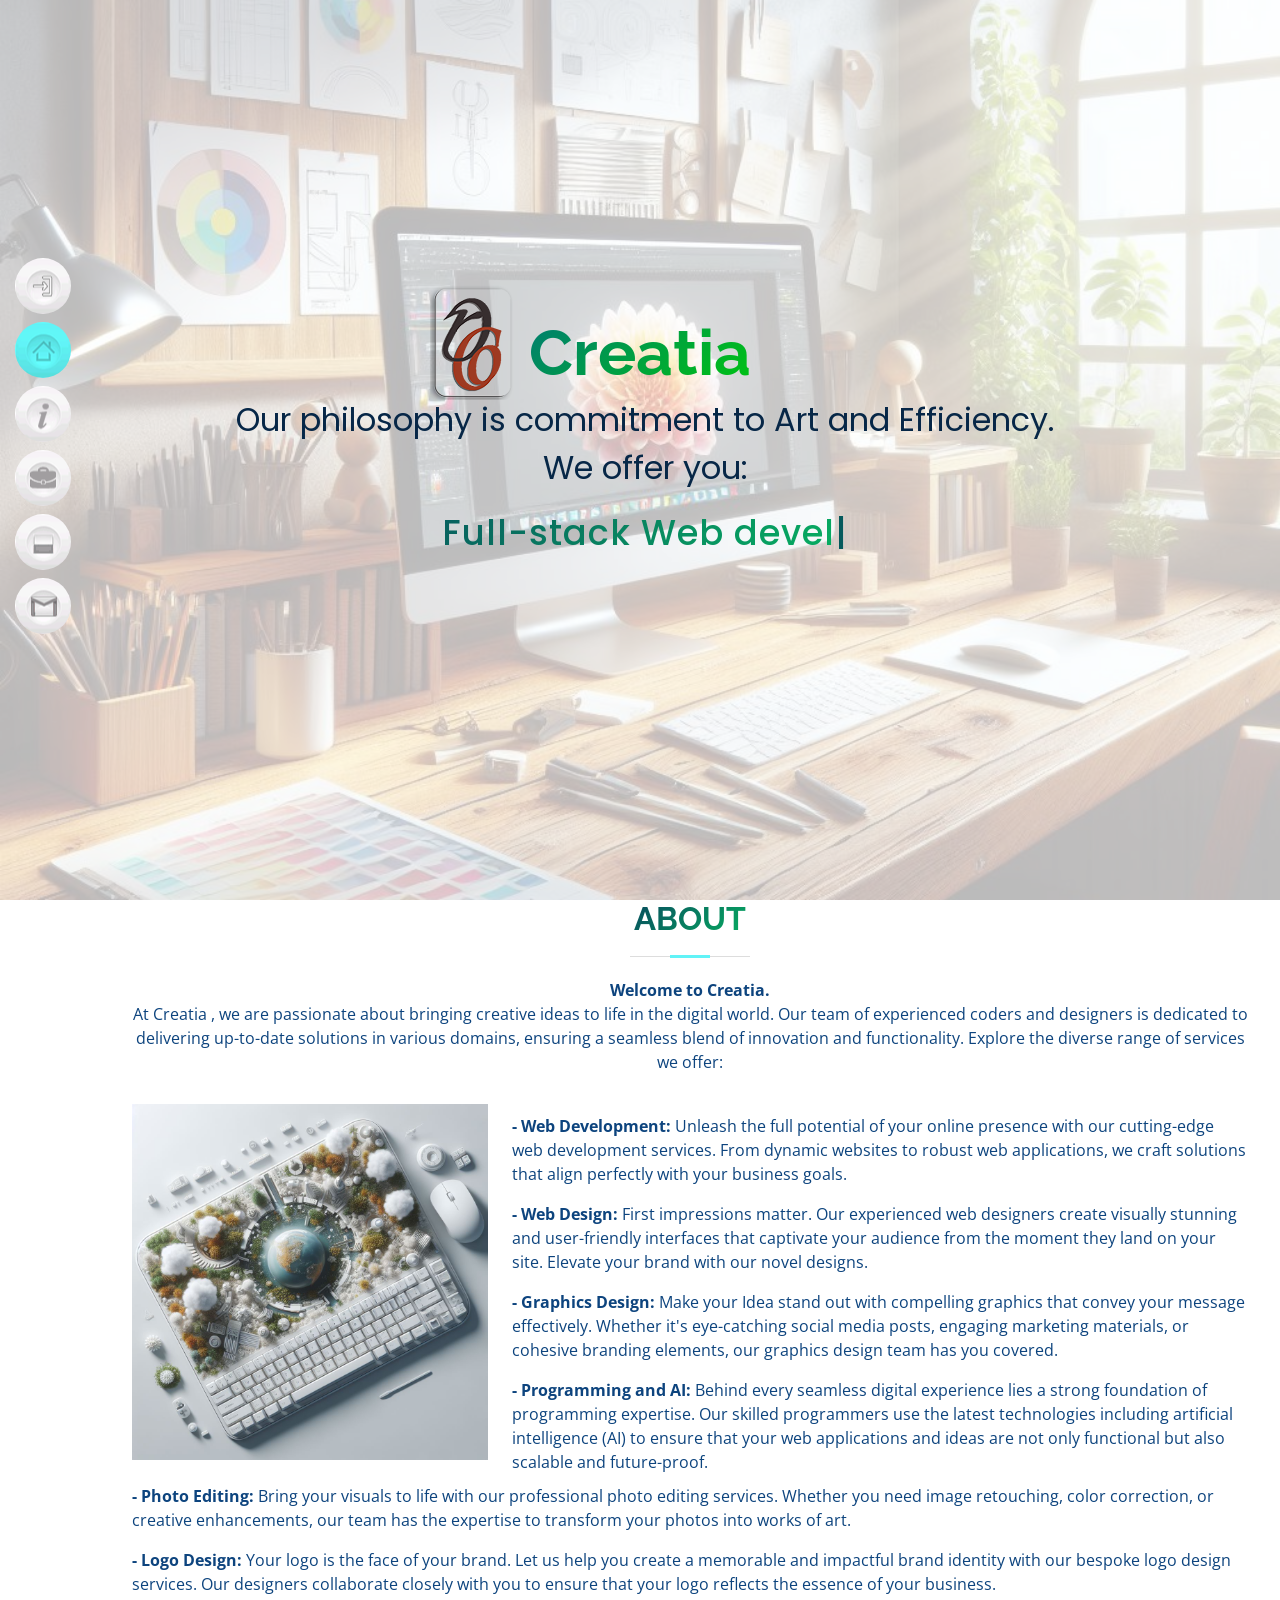
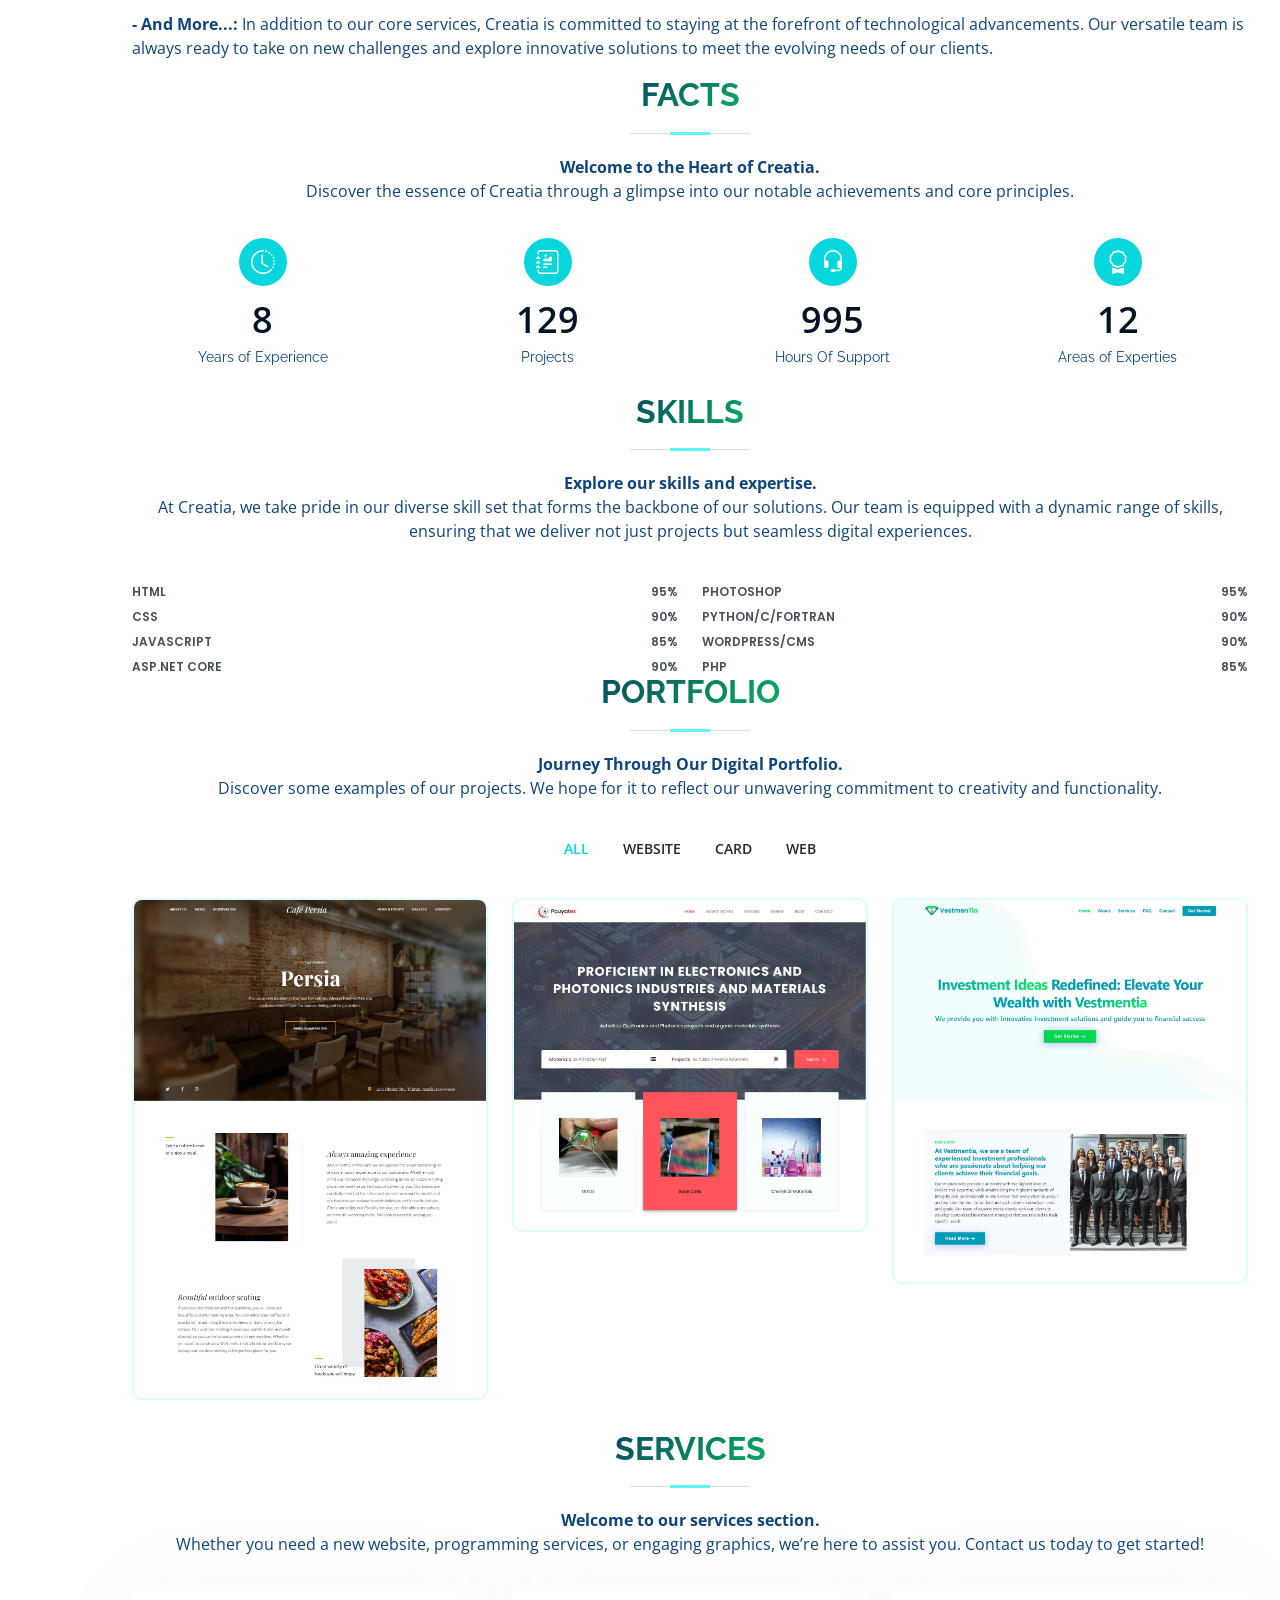
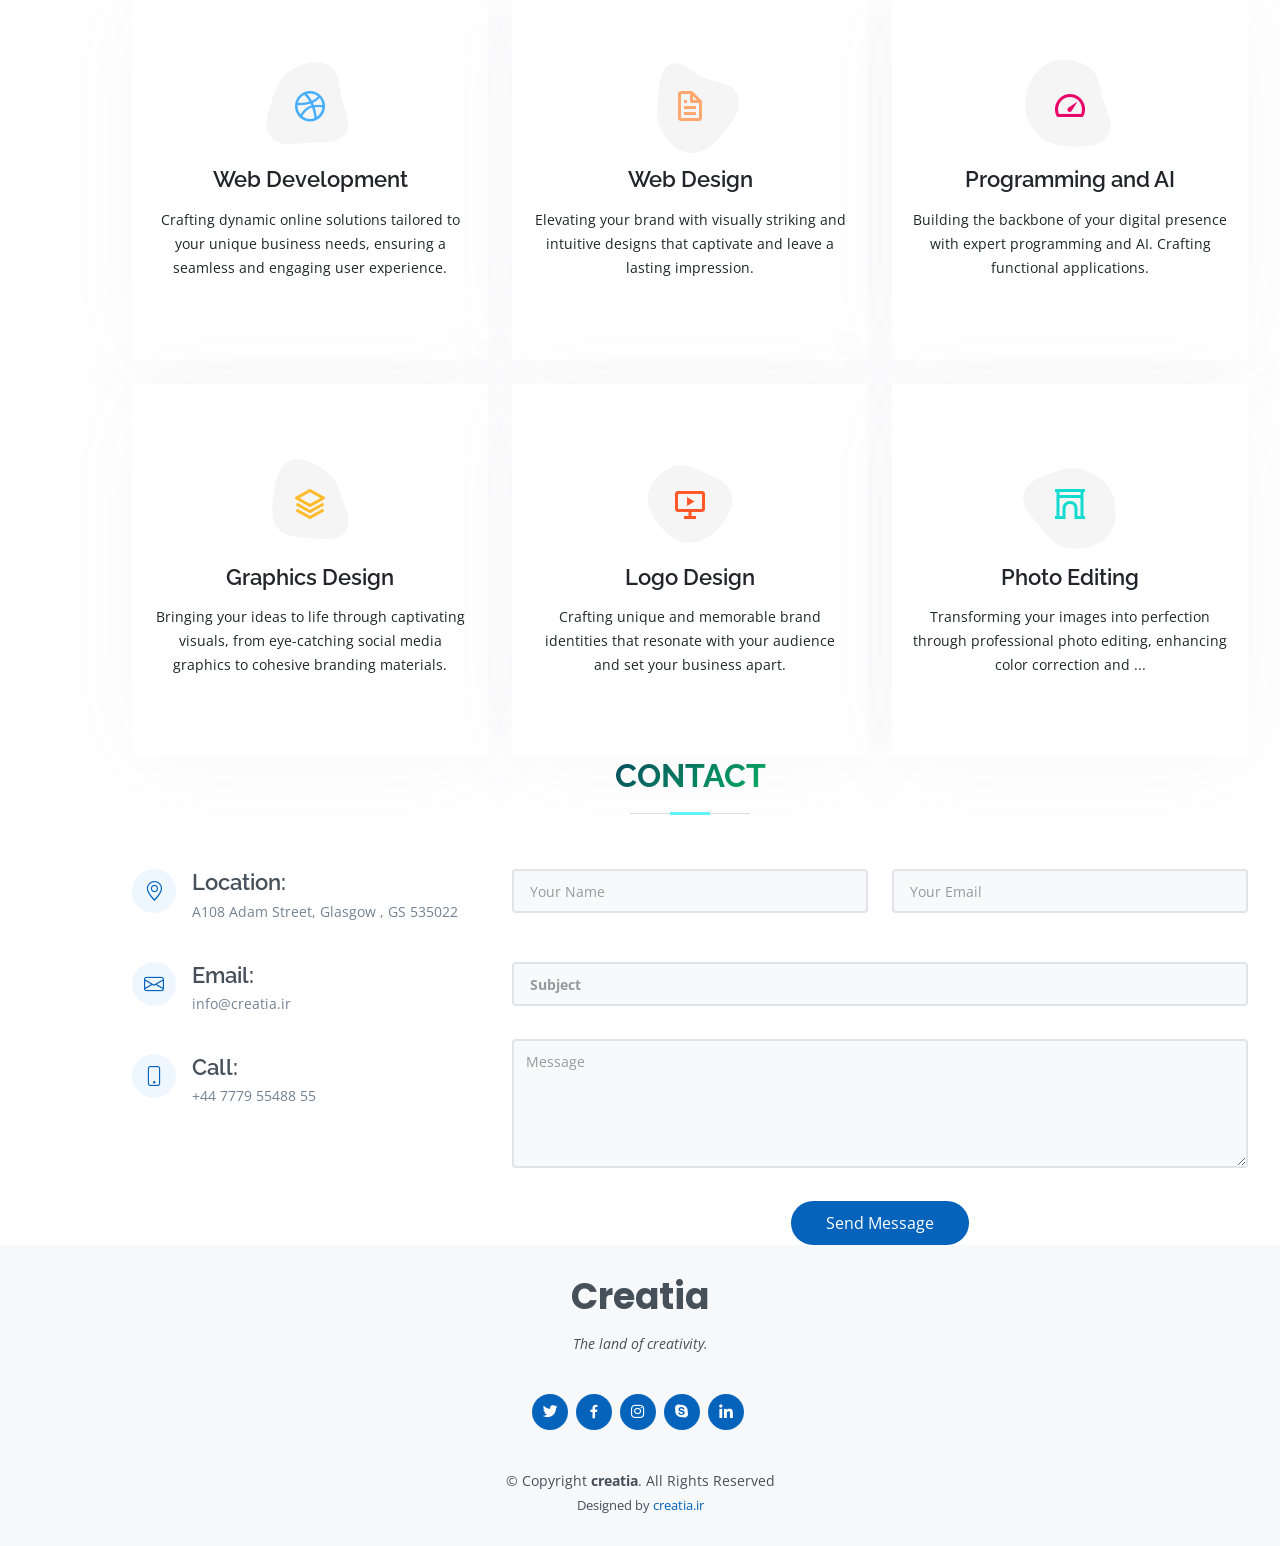
<file: templates/index.html>
<!DOCTYPE html>
<html lang="en">

<head>
  <meta charset="utf-8" />
  <meta content="width=device-width, initial-scale=1.0" name="viewport" />

  <title>Creatia</title>
  <meta content="" name="description" />
  <meta content="" name="keywords" />

  <!-- Favicons -->
  <link href="../static/assets/img/favicon.png" rel="icon" />
  <link href="../static/assets/img/apple-touch-icon.png" rel="apple-touch-icon" />

  <!-- Google Fonts -->
  <link
    href="https://fonts.googleapis.com/css?family=Open+Sans:300,300i,400,400i,600,600i,700,700i|Raleway:300,300i,400,400i,500,500i,600,600i,700,700i|Poppins:300,300i,400,400i,500,500i,600,600i,700,700i"
    rel="stylesheet" />

  <!-- Vendor CSS Files -->
  <link href="../static/assets/vendor/aos/aos.css" rel="stylesheet" />
  <link href="../static/assets/vendor/bootstrap/css/bootstrap.min.css" rel="stylesheet" />
  <link href="../static/assets/vendor/bootstrap-icons/bootstrap-icons.css" rel="stylesheet" />
  <link href="../static/assets/vendor/boxicons/css/boxicons.min.css" rel="stylesheet" />
  <link href="../static/assets/vendor/glightbox/css/glightbox.min.css" rel="stylesheet" />
  <link href="../static/assets/vendor/swiper/swiper-bundle.min.css" rel="stylesheet" />

  <!-- Template Main CSS File -->
  <link href="../static/assets/css/style.css" rel="stylesheet" />

  <!-- =======================================================
  * Template Name: MyResume
  * Updated: Nov 17 2023 with Bootstrap v5.3.2
  * Template URL: https://bootstrapmade.com/free-html-bootstrap-template-my-resume/
  * Author: BootstrapMade.com
  * License: https://bootstrapmade.com/license/
  ======================================================== -->
</head>

<body>
  <!-- ======= Mobile nav toggle button ======= -->
  <button
    type="button"
    class="mobile-nav-toggle d-lg-none"
    aria-label="Toggle navigation"
    aria-expanded="false"
  >
    <span></span>
    <span></span>
    <span></span>
  </button>
  <!-- ======= Header ======= -->
  <header id="header" class="d-flex flex-column justify-content-center">
    <nav id="navbar" class="navbar nav-menu">
      <ul>
        <li>
          <a id="nav-login" href="{{ url_for('login') }}" class="nav-link scrollto ">
            <span>Login</span>
          </a>
        </li>
        <li>
          <a id="nav-home" href="#hero" class="nav-link scrollto active">
            <span>Home</span>
          </a>
        </li>
        <li>
          <a id="nav-about" href="#about" class="nav-link scrollto">
            <span>About</span>
          </a>
        </li>
        <!-- <li>
            <a id="nav-resume" href="#resume" class="nav-link scrollto">
              <span>Resume</span>
            </a>
          </li> -->
        <li>
          <a id="nav-portfolio" href="#portfolio" class="nav-link scrollto">
            <span>Portfolio</span>
          </a>
        </li>
        <li>
          <a id="nav-services" href="#services" class="nav-link scrollto">
            <span>Services</span></a>
        </li>
        <li>
          <a id="nav-contact" href="#contact" class="nav-link scrollto">
            <span>Contact</span></a>
        </li>
      </ul>
    </nav>
    <!-- .nav-menu -->
  </header>
  <!-- End Header -->

  <!-- ======= Hero Section ======= -->
  <section id="hero" class="d-flex flex-column justify-content-center">
    <div class="container" data-aos="zoom-in" data-aos-delay="100">
      <a href="./index.html">
        <img id="logo-img" src="../static/assets/img/logo-org.png" alt="" />
        <h1><span class="text-highlight-1">Creatia</span></h1>
      </a>
      <p id="comex" class="fs-2">
        Our philosophy is commitment to Art and Efficiency. <br />
        We offer you:
      </p>
      <p></p>
      <p>
        <span class="typed text-highlight-2" data-typed-items="Full-stack Web development, Programming and AI,
            Graphics design, Photo editing, Logo design, brochure design"></span>
      </p>
      <!-- <div class="social-links">
          <a href="#" class="twitter"><i class="bx bxl-twitter"></i></a>
          <a href="#" class="facebook"><i class="bx bxl-facebook"></i></a>
          <a href="#" class="instagram"><i class="bx bxl-instagram"></i></a>
          <a href="#" class="google-plus"><i class="bx bxl-skype"></i></a>
          <a href="#" class="linkedin"><i class="bx bxl-linkedin"></i></a>
        </div> -->
    </div>
  </section>
  <!-- End Hero -->

  <main id="main">
    <!-- ======= About Section ======= -->
    <section id="about" class="about">
      <div class="container" data-aos="fade-up">
        <div class="section-title">
          <h2><span>About</span></h2>
          <p>
            <strong>Welcome to Creatia.</strong> <br />
            At Creatia , we are passionate about bringing creative ideas
            to life in the digital world. Our team of experienced coders and designers is
            dedicated to delivering up-to-date solutions in various domains,
            ensuring a seamless blend of innovation and functionality. Explore
            the diverse range of services we offer:
          </p>
        </div>

        <div class="row">
          <div class="col-lg-4">
            <img src="../static/assets/img/profile-img.jpg" class="img-fluid" alt="" />
          </div>
          <div class="col-lg-8 pt-4 pt-lg-0 content">
            <div class="row">
              <div class="col-lg-12">
                <p class="fopo">
                  <strong> - Web Development:</strong>
                  <!-- <span -->
                  Unleash the full potential of your online presence with our
                  cutting-edge web development services. From dynamic websites
                  to robust web applications, we craft solutions that align
                  perfectly with your business goals.
                  <!-- </span> -->
                </p>
                <p>
                  <strong> - Web Design: </strong>First impressions matter.
                  Our experienced web designers create visually stunning and
                  user-friendly interfaces that captivate your audience from
                  the moment they land on your site. Elevate your brand with
                  our novel designs.
                </p>
                <p>
                  <strong> - Graphics Design: </strong> Make your Idea stand
                  out with compelling graphics that convey your message
                  effectively. Whether it's eye-catching social media posts,
                  engaging marketing materials, or cohesive branding elements,
                  our graphics design team has you covered.
                </p>
                <p>
                  <strong> - Programming and AI: </strong> Behind every
                  seamless digital experience lies a strong foundation of
                  programming expertise. Our skilled programmers use the
                  latest technologies including artificial intelligence (AI)
                  to ensure that your web applications and ideas are not only
                  functional but also scalable and future-proof.
                </p>
              </div>
            </div>
          </div>
          <p class="fopo">
            <strong> - Photo Editing: </strong> Bring your visuals to life
            with our professional photo editing services. Whether you need
            image retouching, color correction, or creative enhancements, our
            team has the expertise to transform your photos into works of art.
          </p>
          <p>
            <strong> - Logo Design: </strong>Your logo is the face of your
            brand. Let us help you create a memorable and impactful brand
            identity with our bespoke logo design services. Our designers
            collaborate closely with you to ensure that your logo reflects the
            essence of your business.
          </p>
          <p>
            <strong> - And More...: </strong>In addition to our core services,
            Creatia is committed to staying at the forefront of
            technological advancements. Our versatile team is always ready to
            take on new challenges and explore innovative solutions to meet
            the evolving needs of our clients.
          </p>
        </div>
      </div>
      <!-- End About Section -->

      <!-- ======= Facts Section ======= -->
      <section id="facts" class="facts">
        <div class="container" data-aos="fade-up">
          <div class="section-title">
            <h2><span>Facts</span></h2>
            <p>
              <strong>Welcome to the Heart of Creatia.</strong> <br />
              Discover the essence of Creatia through a glimpse into
              our notable achievements and core principles.
            </p>
          </div>

          <div class="row">
            <div class="col-lg-3 col-md-6">
              <div class="count-box">
                <!-- <i class="bi bi-emoji-smile"></i> -->
                <i class="bi bi-clock-history"></i>
                <span data-purecounter-start="0" data-purecounter-end="12" data-purecounter-duration="1"
                  class="purecounter"></span>
                <p>Years of Experience</p>
              </div>
            </div>

            <div class="col-lg-3 col-md-6 mt-5 mt-md-0">
              <div class="count-box">
                <i class="bi bi-journal-richtext"></i>
                <span data-purecounter-start="0" data-purecounter-end="189" data-purecounter-duration="1"
                  class="purecounter"></span>
                <p>Projects</p>
              </div>
            </div>

            <div class="col-lg-3 col-md-6 mt-5 mt-lg-0">
              <div class="count-box">
                <i class="bi bi-headset"></i>
                <span data-purecounter-start="0" data-purecounter-end="1463" data-purecounter-duration="1"
                  class="purecounter"></span>
                <p>Hours Of Support</p>
              </div>
            </div>

            <div class="col-lg-3 col-md-6 mt-5 mt-lg-0">
              <div class="count-box">
                <i class="bi bi-award"></i>
                <span data-purecounter-start="0" data-purecounter-end="17" data-purecounter-duration="1"
                  class="purecounter"></span>
                <p>Areas of Experties</p>
              </div>
            </div>
          </div>
        </div>
      </section>
      <!-- End Facts Section -->

      <!-- ======= Skills Section ======= -->
      <section id="skills" class="skills section-bg">
        <div class="container" data-aos="fade-up">
          <div class="section-title">
            <h2><span>Skills</span></h2>
            <p>
              <strong>Explore our skills and expertise.</strong>
              <br />
              At Creatia, we take pride in our diverse skill set that
              forms the backbone of our solutions. Our team is
              equipped with a dynamic range of skills, ensuring that we deliver not just projects but
              seamless digital experiences.
            </p>
          </div>

          <div class="row skills-content">
            <div class="col-lg-6">
              <div class="progress">
                <span class="skill">HTML <i class="val">95%</i></span>
                <div class="progress-bar-wrap">
                  <div class="progress-bar" role="progressbar" aria-valuenow="95" aria-valuemin="0" aria-valuemax="100"
                    title="HTML proficiency: 95%"></div>
                </div>
              </div>

              <div class="progress">
                <span class="skill">CSS <i class="val">90%</i></span>
                <div class="progress-bar-wrap">
                  <div class="progress-bar" role="progressbar" aria-valuenow="90" aria-valuemin="0" aria-valuemax="100"
                    title="HTML proficiency: 95%"></div>
                </div>
              </div>

              <div class="progress">
                <span class="skill">JavaScript <i class="val">85%</i></span>
                <div class="progress-bar-wrap">
                  <div class="progress-bar" role="progressbar" aria-valuenow="85" aria-valuemin="0" aria-valuemax="100"
                    title="HTML proficiency: 95%"></div>
                </div>
              </div>

              <div class="progress">
                <span class="skill"> ASP.Net Core <i class="val">90%</i></span>
                <div class="progress-bar-wrap">
                  <div class="progress-bar" role="progressbar" aria-valuenow="90" aria-valuemin="0" aria-valuemax="100"
                    title="HTML proficiency: 95%"></div>
                </div>
              </div>
            </div>


            <div class="col-lg-6">
              <div class="progress">
                <span class="skill">Photoshop <i class="val">95%</i></span>
                <div class="progress-bar-wrap">
                  <div class="progress-bar" role="progressbar" aria-valuenow="95" aria-valuemin="0" aria-valuemax="100"
                    title="HTML proficiency: 95%"></div>
                </div>
              </div>

              <div class="progress">
                <span class="skill">Python/C/Fortran <i class="val">90%</i></span>
                <div class="progress-bar-wrap">
                  <div class="progress-bar" role="progressbar" aria-valuenow="90" aria-valuemin="0" aria-valuemax="100"
                    title="HTML proficiency: 95%"></div>
                </div>
              </div>

              <div class="progress">
                <span class="skill">WordPress/CMS <i class="val">90%</i></span>
                <div class="progress-bar-wrap">
                  <div class="progress-bar" role="progressbar" aria-valuenow="90" aria-valuemin="0" aria-valuemax="100"
                    title="HTML proficiency: 95%"></div>
                </div>
              </div>

              <div class="progress">
                <span class="skill">PHP <i class="val">85%</i></span>
                <div class="progress-bar-wrap">
                  <div class="progress-bar" role="progressbar" aria-valuenow="90" aria-valuemin="0" aria-valuemax="100"
                    title="HTML proficiency: 95%"></div>
                </div>
              </div>




            </div>
          </div>
        </div>
      </section>
      <!-- End Skills Section -->
    </section>

    <!-- ======= Resume Section ======= -->
    <!-- <section id="resume" class="resume">
        <div class="container" data-aos="fade-up">
          <div class="section-title">
            <h2>Resume</h2>
            <p>
              Magnam dolores commodi suscipit. Necessitatibus eius consequatur
              ex aliquid fuga eum quidem. Sit sint consectetur velit. Quisquam
              quos quisquam cupiditate. Et nemo qui impedit suscipit alias ea.
              Quia fugiat sit in iste officiis commodi quidem hic quas.
            </p>
          </div>

          <div class="row">
            <div class="col-lg-6">
              <h3 class="resume-title">Sumary</h3>
              <div class="resume-item pb-0">
                <h4>Brandon Johnson</h4>
                <p>
                  <em
                    >Innovative and deadline-driven Graphic Designer with 3+
                    years of experience designing and developing user-centered
                    digital/print marketing material from initial concept to
                    final, polished deliverable.</em
                  >
                </p>
                <ul>
                  <li>Portland par 127,Orlando, FL</li>
                  <li>(123) 456-7891</li>
                  <li>alice.barkley@example.com</li>
                </ul>
              </div>

              <h3 class="resume-title">Education</h3>
              <div class="resume-item">
                <h4>Master of Fine Arts &amp; Graphic Design</h4>
                <h5>2015 - 2016</h5>
                <p><em>Rochester Institute of Technology, Rochester, NY</em></p>
                <p>
                  Qui deserunt veniam. Et sed aliquam labore tempore sed
                  quisquam iusto autem sit. Ea vero voluptatum qui ut
                  dignissimos deleniti nerada porti sand markend
                </p>
              </div>
              <div class="resume-item">
                <h4>Bachelor of Fine Arts &amp; Graphic Design</h4>
                <h5>2010 - 2014</h5>
                <p><em>Rochester Institute of Technology, Rochester, NY</em></p>
                <p>
                  Quia nobis sequi est occaecati aut. Repudiandae et iusto quae
                  reiciendis et quis Eius vel ratione eius unde vitae rerum
                  voluptates asperiores voluptatem Earum molestiae consequatur
                  neque etlon sader mart dila
                </p>
              </div>
            </div>
            <div class="col-lg-6">
              <h3 class="resume-title">Professional Experience</h3>
              <div class="resume-item">
                <h4>Senior graphic design specialist</h4>
                <h5>2019 - Present</h5>
                <p><em>Experion, New York, NY </em></p>
                <ul>
                  <li>
                    Lead in the design, development, and implementation of the
                    graphic, layout, and production communication materials
                  </li>
                  <li>
                    Delegate tasks to the 7 members of the design team and
                    provide counsel on all aspects of the project.
                  </li>
                  <li>
                    Supervise the assessment of all graphic materials in order
                    to ensure quality and accuracy of the design
                  </li>
                  <li>
                    Oversee the efficient use of production project budgets
                    ranging from $2,000 - $25,000
                  </li>
                </ul>
              </div>
              <div class="resume-item">
                <h4>Graphic design specialist</h4>
                <h5>2017 - 2018</h5>
                <p><em>Stepping Stone Advertising, New York, NY</em></p>
                <ul>
                  <li>
                    Developed numerous marketing programs (logos,
                    brochures,infographics, presentations, and advertisements).
                  </li>
                  <li>
                    Managed up to 5 projects or tasks at a given time while
                    under pressure
                  </li>
                  <li>
                    Recommended and consulted with clients on the most
                    appropriate graphic design
                  </li>
                  <li>
                    Created 4+ design presentations and proposals a month for
                    clients and account managers
                  </li>
                </ul>
              </div>
            </div>
          </div>
        </div>
      </section> -->
    <!-- End Resume Section -->

    <!-- ======= Portfolio Section ======= -->
    <section id="portfolio" class="portfolio section-bg">
      <div class="container" data-aos="fade-up">
        <div class="section-title">
          <h2><span>Portfolio</span></h2>
          <p>
            <strong>Journey Through Our Digital Portfolio.</strong>
            <br />
            Discover some examples of our projects. We hope for it to reflect our unwavering commitment to creativity
            and functionality.
          </p>
        </div>

        <div class="row">
          <div class="col-lg-12 d-flex justify-content-center" data-aos="fade-up" data-aos-delay="100">
            <ul id="portfolio-flters">
              <li data-filter="*" class="filter-active">All</li>
              <li data-filter=".filter-website">Website</li>
              <li data-filter=".filter-card">Card</li>
              <li data-filter=".filter-web">Web</li>
            </ul>
          </div>
        </div>

        <div class="row portfolio-container" data-aos="fade-up" data-aos-delay="200">

          <!-- Portfolio Item -->
          <div class="col-lg-4 col-md-6 portfolio-item filter-website">
            <div class="portfolio-wrap">
              <img src="../static/assets/img/portfolio/CafePersia-main.jpg" class="img-fluid" alt="Café Persia" />
              <!-- <a href="./../static/assets/img/portfolio/CafePersia-main.jpg" data-gallery="portfolioGallery"
                class="portfolio-lightbox">
                Enlarge image
                
              </a> -->
              <a href="../static/assets/Websites/cafepersia/details.html" class="portfolio-details-lightbox"
                data-glightbox="type: external" title="Item Details">
                <!-- Item details -->
                <div class="portfolio-info">
                  <div class="portfolio-links">
                    <h4 class="text-highlight-1">Café Persia</h4>
                    <p>Website</p><br>
                  </div>
                </div>
              </a>
            </div>
          </div>

          <!-- Portfolio Item -->
          <div class="col-lg-4 col-md-6 portfolio-item filter-website">
            <div class="portfolio-wrap">
              <img src="../static/assets/img/portfolio/Pouyatex-main.jpg" class="img-fluid" alt="Café Persia" />
              <a href="../static/assets/Websites/pouyatex/details.html" class="portfolio-details-lightbox"
                data-glightbox="type: external" title="Item Details">
                <!-- Item details -->
                <div class="portfolio-info">
                  <div class="portfolio-links">
                    <h4 class="text-highlight-1">Pouyatex</h4>
                    <p>Website</p><br>
                  </div>
                </div>
              </a>
            </div>
          </div>
          <!-- ............. -->

          <!-- Portfolio Item -->
          <div class="col-lg-4 col-md-6 portfolio-item filter-website">
            <div class="portfolio-wrap">
              <img src="../static/assets/img/portfolio/Vestmentia-main.jpg" class="img-fluid" alt="Café Persia" />
              <a href="../static/assets/Websites/Vestmentia/details.html" class="portfolio-details-lightbox"
                data-glightbox="type: external" title="Item Details">
                <!-- Item details -->
                <div class="portfolio-info">
                  <div class="portfolio-links">
                    <h4 class="text-highlight-1">Vestmentia</h4>
                    <p>Website</p><br>
                  </div>
                </div>
              </a>
            </div>
          </div>
          <!-- ............... -->


          <!-- <div class="col-lg-4 col-md-6 portfolio-item filter-web">
            <div class="portfolio-wrap">
              <img src="../static/assets/img/portfolio/portfolio-2.jpg" class="img-fluid" alt="" />
              <div class="portfolio-info">
                <h4>Web 3</h4>
                <p>Web</p>
                <div class="portfolio-links">
                  <a href="../static/assets/img/portfolio/portfolio-2.jpg" data-gallery="portfolioGallery"
                    class="portfolio-lightbox" title="Web 3"><i class="bx bx-plus"></i></a>
                  <a href="portfolio-details.html" class="portfolio-details-lightbox" data-glightbox="type: external"
                    title="Portfolio Details"><i class="bx bx-link"></i></a>
                </div>
              </div>
            </div>
          </div>

          <div class="col-lg-4 col-md-6 portfolio-item filter-app">
            <div class="portfolio-wrap">
              <img src="../static/assets/img/portfolio/portfolio-3.jpg" class="img-fluid" alt="" />
              <div class="portfolio-info">
                <h4>App 2</h4>
                <p>App</p>
                <div class="portfolio-links">
                  <a href="../static/assets/img/portfolio/portfolio-3.jpg" data-gallery="portfolioGallery"
                    class="portfolio-lightbox" title="App 2"><i class="bx bx-plus"></i></a>
                  <a href="portfolio-details.html" class="portfolio-details-lightbox" data-glightbox="type: external"
                    title="Portfolio Details"><i class="bx bx-link"></i></a>
                </div>
              </div>
            </div>
          </div>

          <div class="col-lg-4 col-md-6 portfolio-item filter-card">
            <div class="portfolio-wrap">
              <img src="../static/assets/img/portfolio/portfolio-4.jpg" class="img-fluid" alt="" />
              <div class="portfolio-info">
                <h4>Card 2</h4>
                <p>Card</p>
                <div class="portfolio-links">
                  <a href="../static/assets/img/portfolio/portfolio-4.jpg" data-gallery="portfolioGallery"
                    class="portfolio-lightbox" title="Card 2"><i class="bx bx-plus"></i></a>
                  <a href="portfolio-details.html" class="portfolio-details-lightbox" data-glightbox="type: external"
                    title="Portfolio Details"><i class="bx bx-link"></i></a>
                </div>
              </div>
            </div>
          </div>

          <div class="col-lg-4 col-md-6 portfolio-item filter-web">
            <div class="portfolio-wrap">
              <img src="../static/assets/img/portfolio/portfolio-5.jpg" class="img-fluid" alt="" />
              <div class="portfolio-info">
                <h4>Web 2</h4>
                <p>Web</p>
                <div class="portfolio-links">
                  <a href="../static/assets/img/portfolio/portfolio-5.jpg" data-gallery="portfolioGallery"
                    class="portfolio-lightbox" title="Web 2"><i class="bx bx-plus"></i></a>
                  <a href="portfolio-details.html" class="portfolio-details-lightbox" data-glightbox="type: external"
                    title="Portfolio Details"><i class="bx bx-link"></i></a>
                </div>
              </div>
            </div>
          </div>

          <div class="col-lg-4 col-md-6 portfolio-item filter-app">
            <div class="portfolio-wrap">
              <img src="../static/assets/img/portfolio/portfolio-6.jpg" class="img-fluid" alt="" />
              <div class="portfolio-info">
                <h4>App 3</h4>
                <p>App</p>
                <div class="portfolio-links">
                  <a href="../static/assets/img/portfolio/portfolio-6.jpg" data-gallery="portfolioGallery"
                    class="portfolio-lightbox" title="App 3"><i class="bx bx-plus"></i></a>
                  <a href="portfolio-details.html" class="portfolio-details-lightbox" data-glightbox="type: external"
                    title="Portfolio Details"><i class="bx bx-link"></i></a>
                </div>
              </div>
            </div>
          </div>

          <div class="col-lg-4 col-md-6 portfolio-item filter-card">
            <div class="portfolio-wrap">
              <img src="../static/assets/img/portfolio/portfolio-7.jpg" class="img-fluid" alt="" />
              <div class="portfolio-info">
                <h4>Card 1</h4>
                <p>Card</p>
                <div class="portfolio-links">
                  <a href="../static/assets/img/portfolio/portfolio-7.jpg" data-gallery="portfolioGallery"
                    class="portfolio-lightbox" title="Card 1"><i class="bx bx-plus"></i></a>
                  <a href="portfolio-details.html" class="portfolio-details-lightbox" data-glightbox="type: external"
                    title="Portfolio Details"><i class="bx bx-link"></i>Item details</a>
                </div>
              </div>
            </div>
          </div>

          <div class="col-lg-4 col-md-6 portfolio-item filter-card">
            <div class="portfolio-wrap">
              <img src="../static/assets/img/portfolio/portfolio-8.jpg" class="img-fluid" alt="" />
              <div class="portfolio-info">
                <h4>Card 3</h4>
                <p>Card</p>
                <div class="portfolio-links">
                  <a href="../static/assets/img/portfolio/portfolio-8.jpg" data-gallery="portfolioGallery"
                    class="portfolio-lightbox" title="Card 3"><i class="bx bx-plus"></i></a>
                  <a href="portfolio-details.html" class="portfolio-details-lightbox" data-glightbox="type: external"
                    title="Portfolio Details"><i class="bx bx-link"></i></a>
                </div>
              </div>
            </div>
          </div>

          <div class="col-lg-4 col-md-6 portfolio-item filter-web">
            <div class="portfolio-wrap">
              <img src="../static/assets/img/portfolio/portfolio-9.jpg" class="img-fluid" alt="" />
              <div class="portfolio-info">
                <h4>Web 3</h4>
                <p>Web</p>
                <div class="portfolio-links">
                  <a href="../static/assets/img/portfolio/portfolio-9.jpg" data-gallery="portfolioGallery"
                    class="portfolio-lightbox" title="Web 3"><i class="bx bx-plus"></i></a>
                  <a href="portfolio-details.html" class="portfolio-details-lightbox" data-glightbox="type: external"
                    title="Portfolio Details"><i class="bx bx-link"></i></a>
                </div>
              </div>
            </div>
          </div> -->
        </div>
      </div>
    </section>
    <!-- End Portfolio Section -->

    <!-- ======= Services Section ======= -->
    <section id="services" class="services">
      <div class="container" data-aos="fade-up">
        <div class="section-title">
          <h2><span>Services</span></h2>
          <p>
            <strong>Welcome to our services section.</strong> <br> Whether you need
            a new website, programming services, or engaging graphics, we’re here to assist you. Contact us today to get
            started!
          </p>
        </div>

        <div class="row">

          <div class="col-lg-4 col-md-6 d-flex align-items-stretch" data-aos="zoom-in" data-aos-delay="100">
            <a class="text-dark" href="" id="webDevServ">
              <div class="icon-box iconbox-blue">
                <div class="icon">
                  <svg width="100" height="100" viewBox="0 0 600 600" xmlns="http://www.w3.org/2000/svg">
                    <path stroke="none" stroke-width="0" fill="#f5f5f5"
                      d="M300,521.0016835830174C376.1290562159157,517.8887921683347,466.0731472004068,529.7835943286574,510.70327084640275,468.03025145048787C554.3714126377745,407.6079735673963,508.03601936045806,328.9844924480964,491.2728898941984,256.3432110539036C474.5976632858925,184.082847569629,479.9380746630129,96.60480741107993,416.23090153303,58.64404602377083C348.86323505073057,18.502131276798302,261.93793281208167,40.57373210992963,193.5410806939664,78.93577620505333C130.42746243093433,114.334589627462,98.30271207620316,179.96522072025542,76.75703585869454,249.04625023123273C51.97151888228291,328.5150500222984,13.704378332031375,421.85034740162234,66.52175969318436,486.19268352777647C119.04800174914682,550.1803526380478,217.28368757567262,524.383925680826,300,521.0016835830174">
                    </path>
                  </svg>
                  <i class="bx bxl-dribbble"></i>
                </div>
                <h4>Web Development</h4>
                <p>
                  Crafting dynamic online solutions tailored to your unique
                  business needs, ensuring a seamless and engaging user
                  experience.
                </p>
              </div>
            </a>
          </div>

          <div class="col-lg-4 col-md-6 d-flex align-items-stretch mt-4 mt-md-0" data-aos="zoom-in"
            data-aos-delay="200">
            <a class="text-dark" href="" id="webDesServ">
              <div class="icon-box iconbox-orange">
                <div class="icon">
                  <svg width="100" height="100" viewBox="0 0 600 600" xmlns="http://www.w3.org/2000/svg">
                    <path stroke="none" stroke-width="0" fill="#f5f5f5"
                      d="M300,582.0697525312426C382.5290701553225,586.8405444964366,449.9789794690241,525.3245884688669,502.5850820975895,461.55621195738473C556.606425686781,396.0723002908107,615.8543463187945,314.28637112970534,586.6730223649479,234.56875336149918C558.9533121215079,158.8439757836574,454.9685369536778,164.00468322053177,381.49747125262974,130.76875717737553C312.15926192815925,99.40240125094834,248.97055460311594,18.661163978235184,179.8680185752513,50.54337015887873C110.5421016452524,82.52863877960104,119.82277516462835,180.83849132639028,109.12597500060166,256.43424936330496C100.08760227029461,320.3096726198365,92.17705696193138,384.0621239912766,124.79988738764834,439.7174275375508C164.83382741302287,508.01625554203684,220.96474134820875,577.5009287672846,300,582.0697525312426">
                    </path>
                  </svg>
                  <i class="bx bx-file"></i>
                </div>
                <h4>Web Design </h4>
                <p>
                  Elevating your brand with visually striking and intuitive
                  designs that captivate and leave a lasting impression. <br>

                </p>
              </div>
            </a>
          </div>

          <div class="col-lg-4 col-md-6 d-flex align-items-stretch mt-4 mt-lg-0" data-aos="zoom-in"
            data-aos-delay="300">
            <a class="text-dark" href="" id="prAIServ">
              <div class="icon-box iconbox-pink">
                <div class="icon">
                  <svg width="100" height="100" viewBox="0 0 600 600" xmlns="http://www.w3.org/2000/svg">
                    <path stroke="none" stroke-width="0" fill="#f5f5f5"
                      d="M300,541.5067337569781C382.14930387511276,545.0595476570109,479.8736841581634,548.3450877840088,526.4010558755058,480.5488172755941C571.5218469581645,414.80211281144784,517.5187510058486,332.0715597781072,496.52539010469104,255.14436215662573C477.37192572678356,184.95920475031193,473.57363656557914,105.61284051026155,413.0603344069578,65.22779650032875C343.27470386102294,18.654635553484475,251.2091493199835,5.337323636656869,175.0934190732945,40.62881213300186C97.87086631185822,76.43348514350839,51.98124368387456,156.15599469081315,36.44837278890362,239.84606092416172C21.716077023791087,319.22268207091537,43.775223500013084,401.1760424656574,96.891909868211,461.97329694683043C147.22146801428983,519.5804099606455,223.5754009179313,538.201503339737,300,541.5067337569781">
                    </path>
                  </svg>
                  <i class="bx bx-tachometer"></i>
                </div>
                <h4>Programming and AI</h4>
                <p>
                  Building the backbone of your digital presence with expert
                  programming and AI. Crafting functional applications.
                </p>
              </div>
            </a>
          </div>

          <div class="col-lg-4 col-md-6 d-flex align-items-stretch mt-4" data-aos="zoom-in" data-aos-delay="100">
            <a class="text-dark" href="" id="grDesServ">
              <div class="icon-box iconbox-yellow">
                <div class="icon">
                  <svg width="100" height="100" viewBox="0 0 600 600" xmlns="http://www.w3.org/2000/svg">
                    <path stroke="none" stroke-width="0" fill="#f5f5f5"
                      d="M300,503.46388370962813C374.79870501325706,506.71871716319447,464.8034551963731,527.1746412648533,510.4981551193396,467.86667711651364C555.9287308511215,408.9015244558933,512.6030010748507,327.5744911775523,490.211057578863,256.5855673507754C471.097692560561,195.9906835881958,447.69079081568157,138.11976852964426,395.19560036434837,102.3242989838813C329.3053358748298,57.3949838291264,248.02791733380457,8.279543830951368,175.87071277845988,42.242879143198664C103.41431057327972,76.34704239035025,93.79494320519305,170.9812938413882,81.28167332365135,250.07896920659033C70.17666984294237,320.27484674793965,64.84698225790005,396.69656628748305,111.28512138212992,450.4950937839243C156.20124167950087,502.5303643271138,231.32542653798444,500.4755392045468,300,503.46388370962813">
                    </path>
                  </svg>
                  <i class="bx bx-layer"></i>
                </div>
                <h4>Graphics Design</h4>
                <p>
                  Bringing your ideas to life through captivating visuals, from
                  eye-catching social media graphics to cohesive branding
                  materials.
                </p>
              </div>
            </a>
          </div>

          <div class="col-lg-4 col-md-6 d-flex align-items-stretch mt-4" data-aos="zoom-in" data-aos-delay="200">
            <a class="text-dark" href="" id="logoDesServ">
              <div class="icon-box iconbox-red">
                <div class="icon">
                  <svg width="100" height="100" viewBox="0 0 600 600" xmlns="http://www.w3.org/2000/svg">
                    <path stroke="none" stroke-width="0" fill="#f5f5f5"
                      d="M300,532.3542879108572C369.38199826031484,532.3153073249985,429.10787420159085,491.63046689027357,474.5244479745417,439.17860296908856C522.8885846962883,383.3225815378663,569.1668002868075,314.3205725914397,550.7432151929288,242.7694973846089C532.6665558377875,172.5657663291529,456.2379748765914,142.6223662098291,390.3689995646985,112.34683881706744C326.66090330228417,83.06452184765237,258.84405631176094,53.51806209861945,193.32584062364296,78.48882559362697C121.61183558270385,105.82097193414197,62.805066853699245,167.19869350419734,48.57481801355237,242.6138429142374C34.843463184063346,315.3850353017275,76.69343916112496,383.4422959591041,125.22947124332185,439.3748458443577C170.7312796277747,491.8107796887764,230.57421082200815,532.3932930995766,300,532.3542879108572">
                    </path>
                  </svg>
                  <i class="bx bx-slideshow"></i>
                </div>
                <h4>Logo Design </h4>
                <p>
                  Crafting unique and memorable brand identities that resonate
                  with your audience and set your business apart.
                </p>
              </div>
            </a>
          </div>

          <div class="col-lg-4 col-md-6 d-flex align-items-stretch mt-4" data-aos="zoom-in" data-aos-delay="300">
            <a class="text-dark" href="" id="photoEdServ">
              <div class="icon-box iconbox-teal">
                <div class="icon">
                  <svg width="100" height="100" viewBox="0 0 600 600" xmlns="http://www.w3.org/2000/svg">
                    <path stroke="none" stroke-width="0" fill="#f5f5f5"
                      d="M300,566.797414625762C385.7384707136149,576.1784315230908,478.7894351017131,552.8928747891023,531.9192734346935,484.94944893311C584.6109503024035,417.5663521118492,582.489472248146,322.67544863468447,553.9536738515405,242.03673114598146C529.1557734026468,171.96086150256528,465.24506316201064,127.66468636344209,395.9583748389544,100.7403814666027C334.2173773831606,76.7482773500951,269.4350130405921,84.62216499799875,207.1952322260088,107.2889140133804C132.92018162631612,134.33871894543012,41.79353780512637,160.00259165414826,22.644507872594943,236.69541883565114C3.319112789854554,314.0945973066697,72.72355303640163,379.243833228382,124.04198916343866,440.3218312028393C172.9286146004772,498.5055451809895,224.45579914871206,558.5317968840102,300,566.797414625762">
                    </path>
                  </svg>
                  <i class="bx bx-arch"></i>
                </div>
                <h4>Photo Editing</h4>
                <p>
                  Transforming your images into perfection through professional
                  photo editing, enhancing color correction and ...
                </p>
              </div>
            </a>
          </div>
        </div>
      </div>
    </section>
    <!-- End Services Section -->

    <!-- ======= Testimonials Section ======= -->
    <!-- <section id="testimonials" class="testimonials section-bg">
        <div class="container" data-aos="fade-up">
          <div class="section-title">
            <h2>Testimonials</h2>
          </div>

          <div
            class="testimonials-slider swiper"
            data-aos="fade-up"
            data-aos-delay="100"
          >
            <div class="swiper-wrapper">
              <div class="swiper-slide">
                <div class="testimonial-item">
                  <img
                    src="../static/assets/img/testimonials/testimonials-1.jpg"
                    class="testimonial-img"
                    alt=""
                  />
                  <h3>Saul Goodman</h3>
                  <h4>Ceo &amp; Founder</h4>
                  <p>
                    <i class="bx bxs-quote-alt-left quote-icon-left"></i>
                    Proin iaculis purus consequat sem cure digni ssim donec
                    porttitora entum suscipit rhoncus. Accusantium quam,
                    ultricies eget id, aliquam eget nibh et. Maecen aliquam,
                    risus at semper.
                    <i class="bx bxs-quote-alt-right quote-icon-right"></i>
                  </p>
                </div>
              </div>

              <div class="swiper-slide">
                <div class="testimonial-item">
                  <img
                    src="../static/assets/img/testimonials/testimonials-2.jpg"
                    class="testimonial-img"
                    alt=""
                  />
                  <h3>Sara Wilsson</h3>
                  <h4>Designer</h4>
                  <p>
                    <i class="bx bxs-quote-alt-left quote-icon-left"></i>
                    Export tempor illum tamen malis malis eram quae irure esse
                    labore quem cillum quid cillum eram malis quorum velit fore
                    eram velit sunt aliqua noster fugiat irure amet legam anim
                    culpa.
                    <i class="bx bxs-quote-alt-right quote-icon-right"></i>
                  </p>
                </div>
              </div>

              <div class="swiper-slide">
                <div class="testimonial-item">
                  <img
                    src="../static/assets/img/testimonials/testimonials-3.jpg"
                    class="testimonial-img"
                    alt=""
                  />
                  <h3>Jena Karlis</h3>
                  <h4>Store Owner</h4>
                  <p>
                    <i class="bx bxs-quote-alt-left quote-icon-left"></i>
                    Enim nisi quem export duis labore cillum quae magna enim
                    sint quorum nulla quem veniam duis minim tempor labore quem
                    eram duis noster aute amet eram fore quis sint minim.
                    <i class="bx bxs-quote-alt-right quote-icon-right"></i>
                  </p>
                </div>
              </div>

              <div class="swiper-slide">
                <div class="testimonial-item">
                  <img
                    src="../static/assets/img/testimonials/testimonials-4.jpg"
                    class="testimonial-img"
                    alt=""
                  />
                  <h3>Matt Brandon</h3>
                  <h4>Freelancer</h4>
                  <p>
                    <i class="bx bxs-quote-alt-left quote-icon-left"></i>
                    Fugiat enim eram quae cillum dolore dolor amet nulla culpa
                    multos export minim fugiat minim velit minim dolor enim duis
                    veniam ipsum anim magna sunt elit fore quem dolore labore
                    illum veniam.
                    <i class="bx bxs-quote-alt-right quote-icon-right"></i>
                  </p>
                </div>
              </div>

              <div class="swiper-slide">
                <div class="testimonial-item">
                  <img
                    src="../static/assets/img/testimonials/testimonials-5.jpg"
                    class="testimonial-img"
                    alt=""
                  />
                  <h3>John Larson</h3>
                  <h4>Entrepreneur</h4>
                  <p>
                    <i class="bx bxs-quote-alt-left quote-icon-left"></i>
                    Quis quorum aliqua sint quem legam fore sunt eram irure
                    aliqua veniam tempor noster veniam enim culpa labore duis
                    sunt culpa nulla illum cillum fugiat legam esse veniam culpa
                    fore nisi cillum quid.
                    <i class="bx bxs-quote-alt-right quote-icon-right"></i>
                  </p>
                </div>
              </div>

            </div>
            <div class="swiper-pagination"></div>
          </div>
        </div>
      </section> -->
    <!-- End Testimonials Section -->

    <!-- ======= Contact Section ======= -->
    <section id="contact" class="contact">
      <div class="container" data-aos="fade-up">
        <div class="section-title">
          <h2><span>Contact</span></h2>
        </div>

        <div class="row mt-1">
          <div class="col-lg-4">
            <div class="info">
              <div class="address">
                <i class="bi bi-geo-alt"></i>
                <h4>Location:</h4>
                <p>A108 Adam Street, Glasgow , GS 535022</p>
              </div>

              <div class="email">
                <i class="bi bi-envelope"></i>
                <h4>Email:</h4>
                <p>info@creatia.ir</p>
              </div>

              <div class="phone">
                <i class="bi bi-phone"></i>
                <h4>Call:</h4>
                <p>+44 7779 55488 55</p>
              </div>
            </div>
          </div>

          <div class="col-lg-8 mt-5 mt-lg-0">
            <form action="forms/contact.php" method="post" role="form" class="php-email-form">
              <div class="row">
                <div class="col-md-6 form-group">
                  <input type="text" name="name" class="form-control" id="name" placeholder="Your Name" required />
                </div>
                <div class="col-md-6 form-group mt-3 mt-md-0">
                  <input type="email" class="form-control" name="email" id="email" placeholder="Your Email" required />
                </div>
              </div>
              <div class="form-group mt-3">
                <input type="text" class="form-control text-success-emphasis fw-bold" name="subject" id="subject"
                  placeholder="Subject" required />
              </div>
              <div class="form-group mt-3">
                <textarea class="form-control" name="message" rows="5" placeholder="Message" required></textarea>
              </div>
              <div class="my-3">
                <div class="loading">Loading</div>
                <div class="error-message"></div>
                <div class="sent-message">
                  Your message has been sent. Thank you!
                </div>
              </div>
              <div class="text-center">
                <button type="submit">Send Message</button>
              </div>
            </form>
          </div>
        </div>
      </div>
    </section>
    <!-- End Contact Section -->
  </main>
  <!-- End #main -->

  <!-- ======= Footer ======= -->
  <footer id="footer">
    <div class="container">
      <h3>Creatia</h3>
      <p>
        The land of creativity.
      </p>
      <div class="social-links">
        <a href="#" class="twitter" title="twitter"><i class="bx bxl-twitter"></i></a>
        <a href="#" class="facebook" title="Facebook"><i class="bx bxl-facebook"></i></a>
        <a href="#" class="instagram" title="Instagram"><i class="bx bxl-instagram"></i></a>
        <a href="#" class="google-plus" title="google-plus"><i class="bx bxl-skype"></i></a>
        <a href="#" class="linkedin" title="linkedin"><i class="bx bxl-linkedin"></i></a>
      </div>
      <div class="copyright">
        &copy; Copyright <strong><span>creatia</span></strong>. All Rights Reserved
      </div>
      <div class="credits">
        <!-- All the links in the footer should remain intact. -->
        <!-- You can delete the links only if you purchased the pro version. -->
        <!-- Licensing information: [license-url] -->
        <!-- Purchase the pro version with working PHP/AJAX contact form: https://bootstrapmade.com/free-html-bootstrap-template-my-resume/ -->
        Designed by <a href="https://creatia.ir/">creatia.ir</a>
      </div>
    </div>
  </footer>
  <!-- End Footer -->

  <div id="preloader"></div>
  <a href="#" class="back-to-top d-flex align-items-center justify-content-center" title="back-to-top"><i
      class="bi bi-arrow-up-short"></i></a>

  <!-- Vendor JS Files -->
  <script src="../static/assets/vendor/purecounter/purecounter_vanilla.js"></script>
  <script src="../static/assets/vendor/aos/aos.js"></script>
  <script src="../static/assets/vendor/bootstrap/js/bootstrap.bundle.min.js"></script>
  <script src="../static/assets/vendor/glightbox/js/glightbox.min.js"></script>
  <script src="../static/assets/vendor/isotope-layout/isotope.pkgd.min.js"></script>
  <script src="../static/assets/vendor/swiper/swiper-bundle.min.js"></script>
  <script src="../static/assets/vendor/typed.js/typed.umd.js"></script>
  <script src="../static/assets/vendor/waypoints/noframework.waypoints.js"></script>
  <script src="../static/assets/vendor/php-email-form/validate.js"></script>

  <!-- Template Main JS File -->
  <script src="../static/assets/js/main.js"></script>
</body>

</html>
</file>
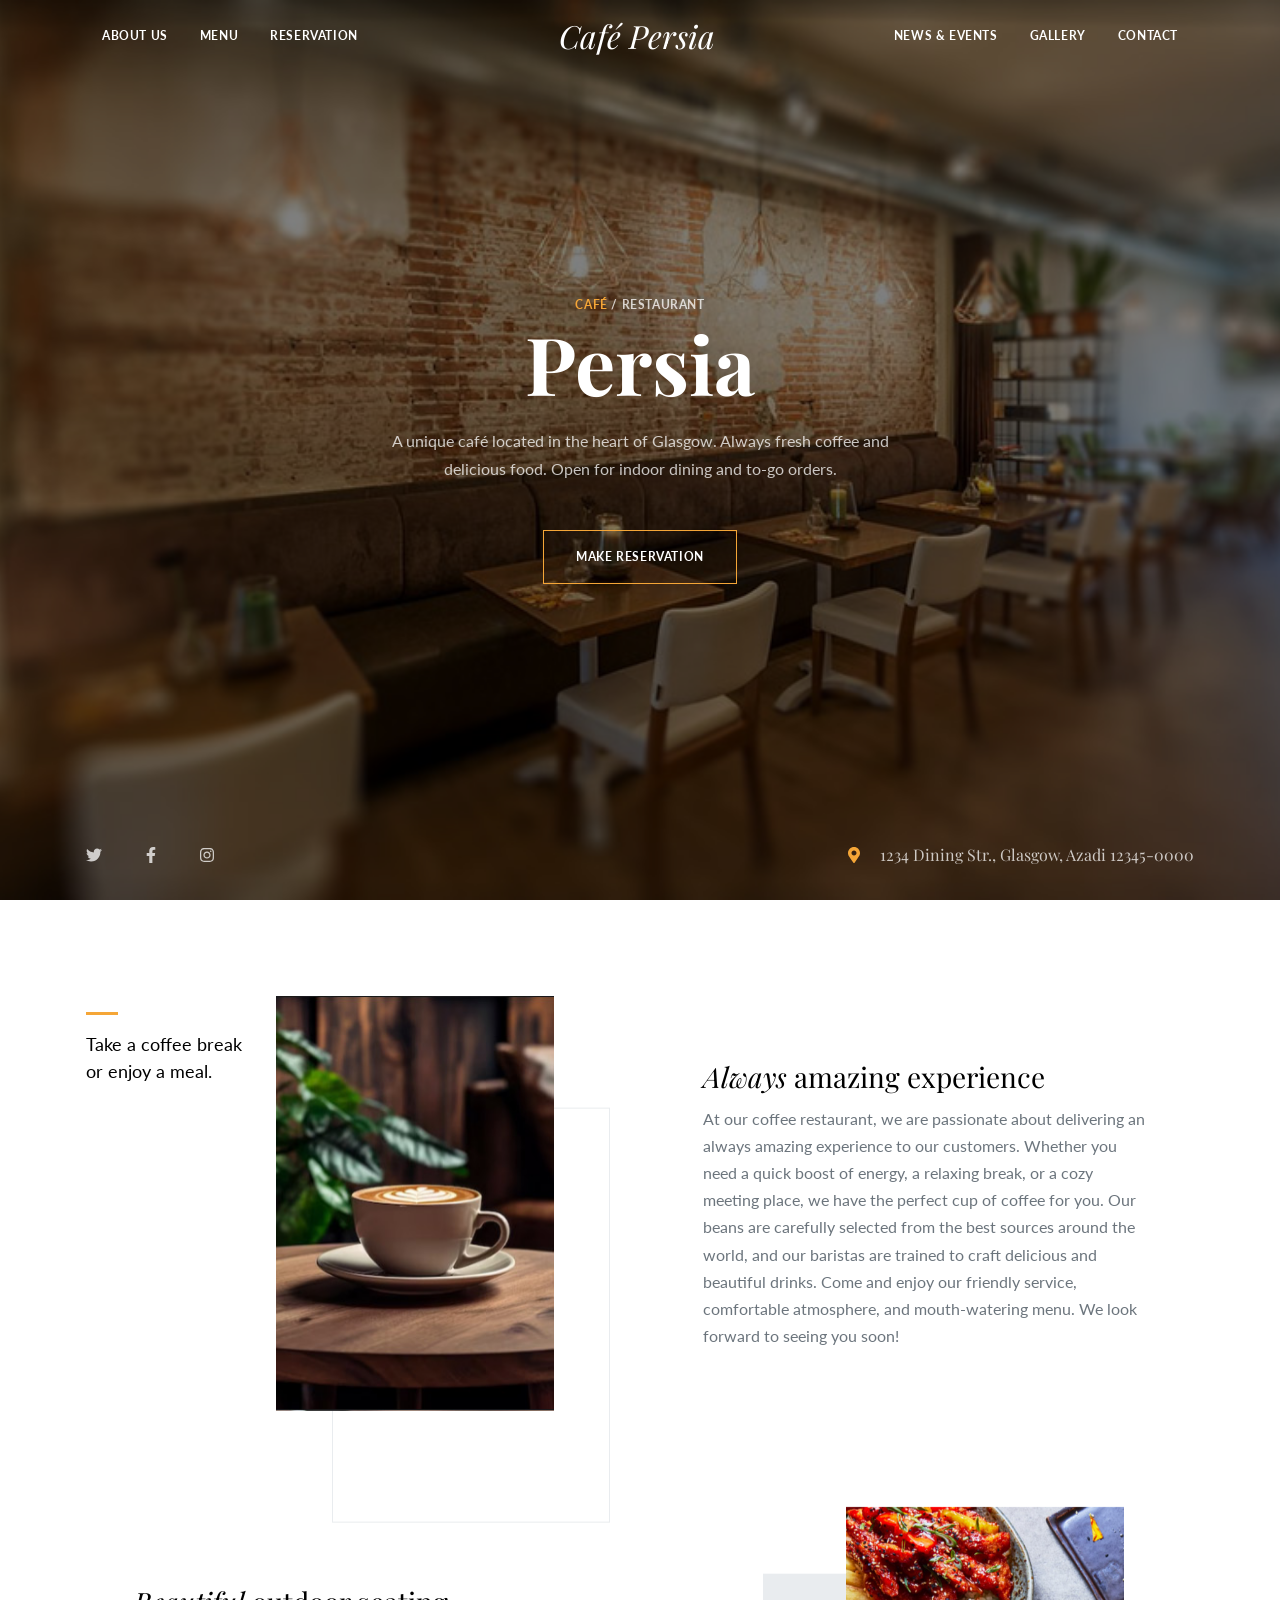
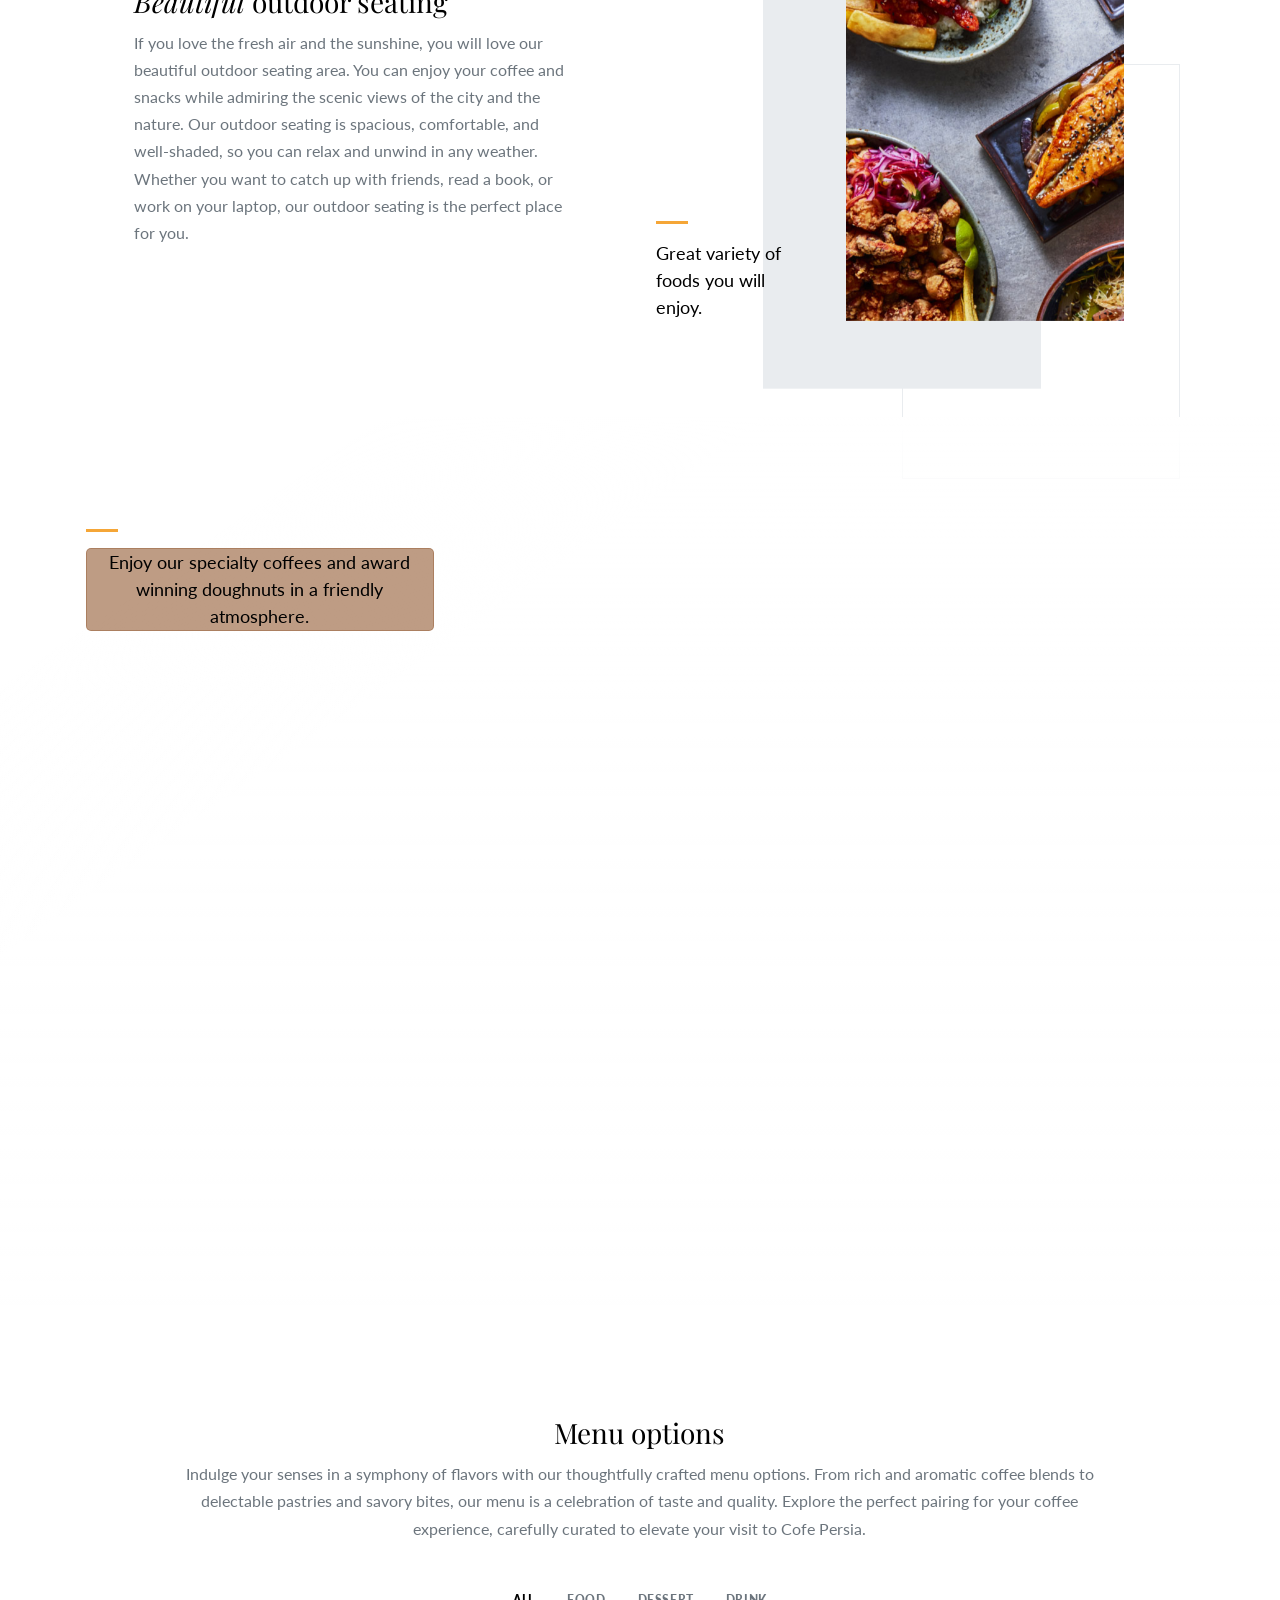
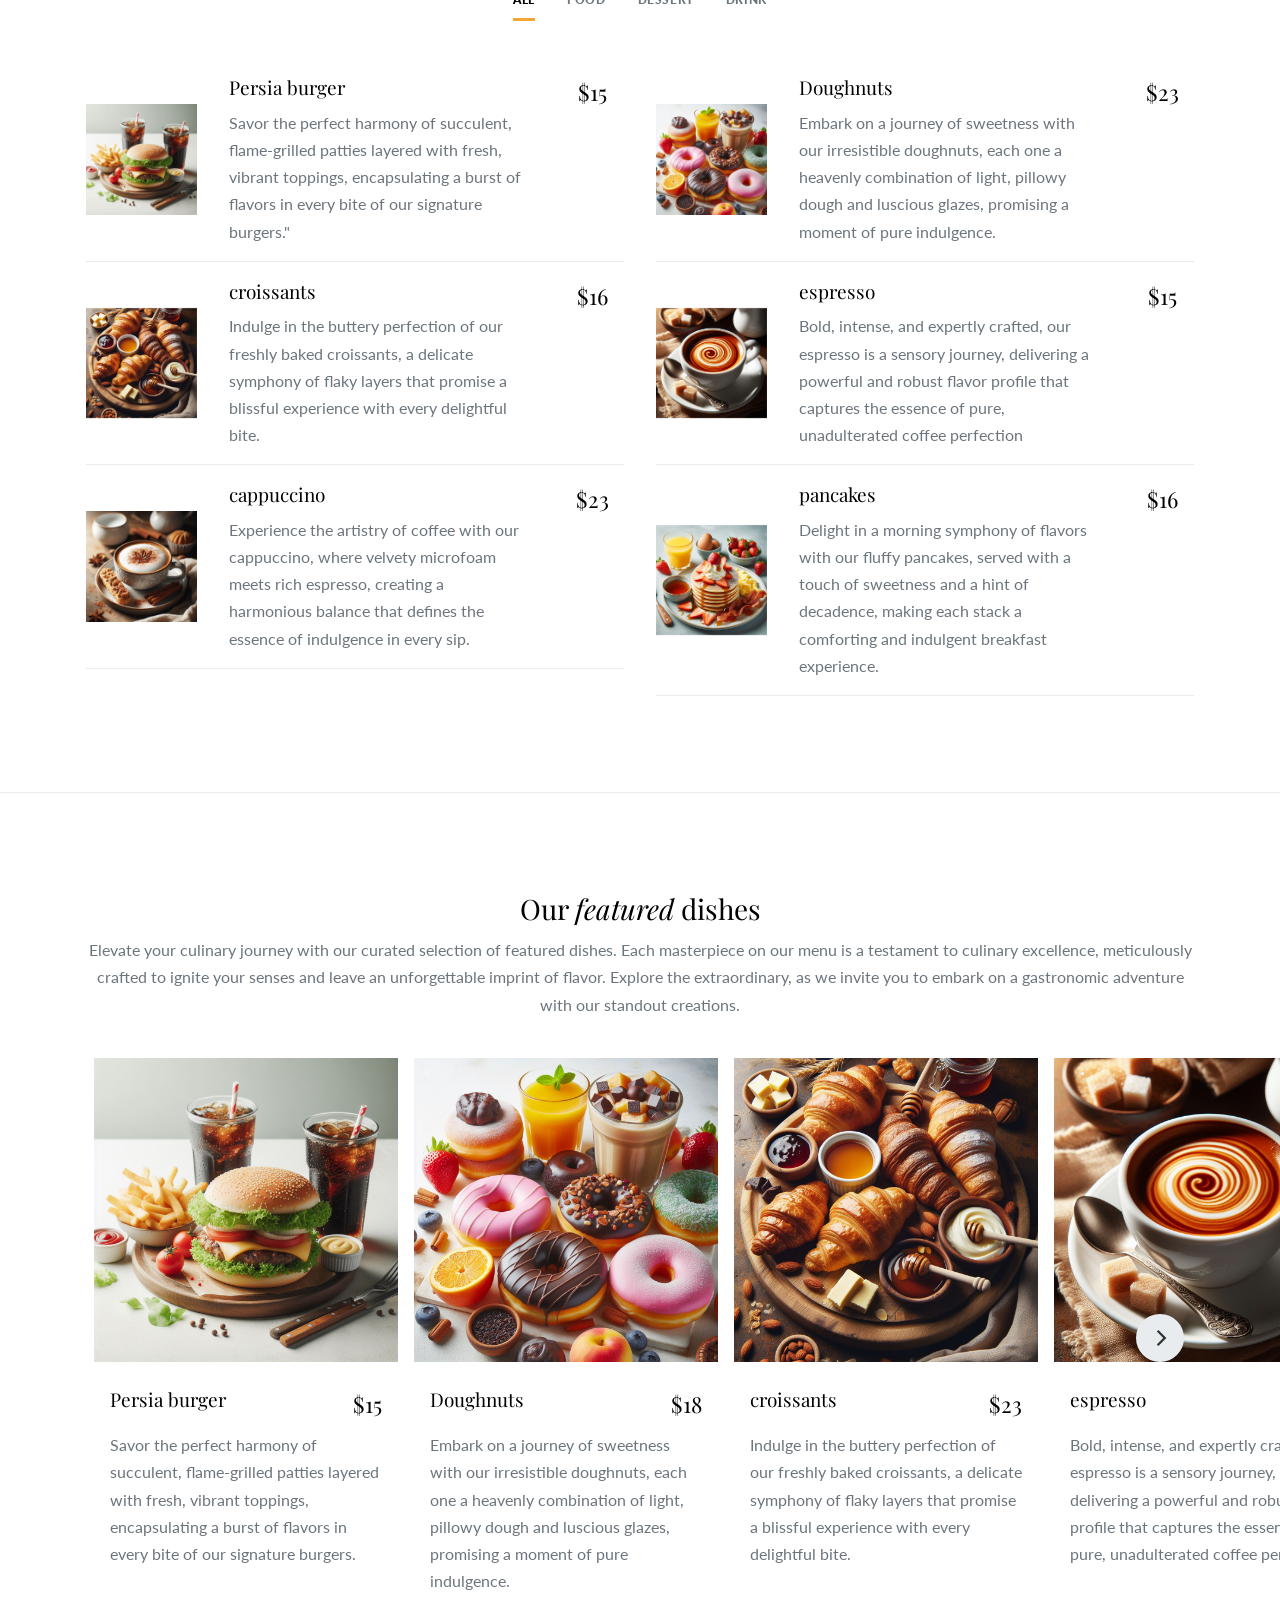
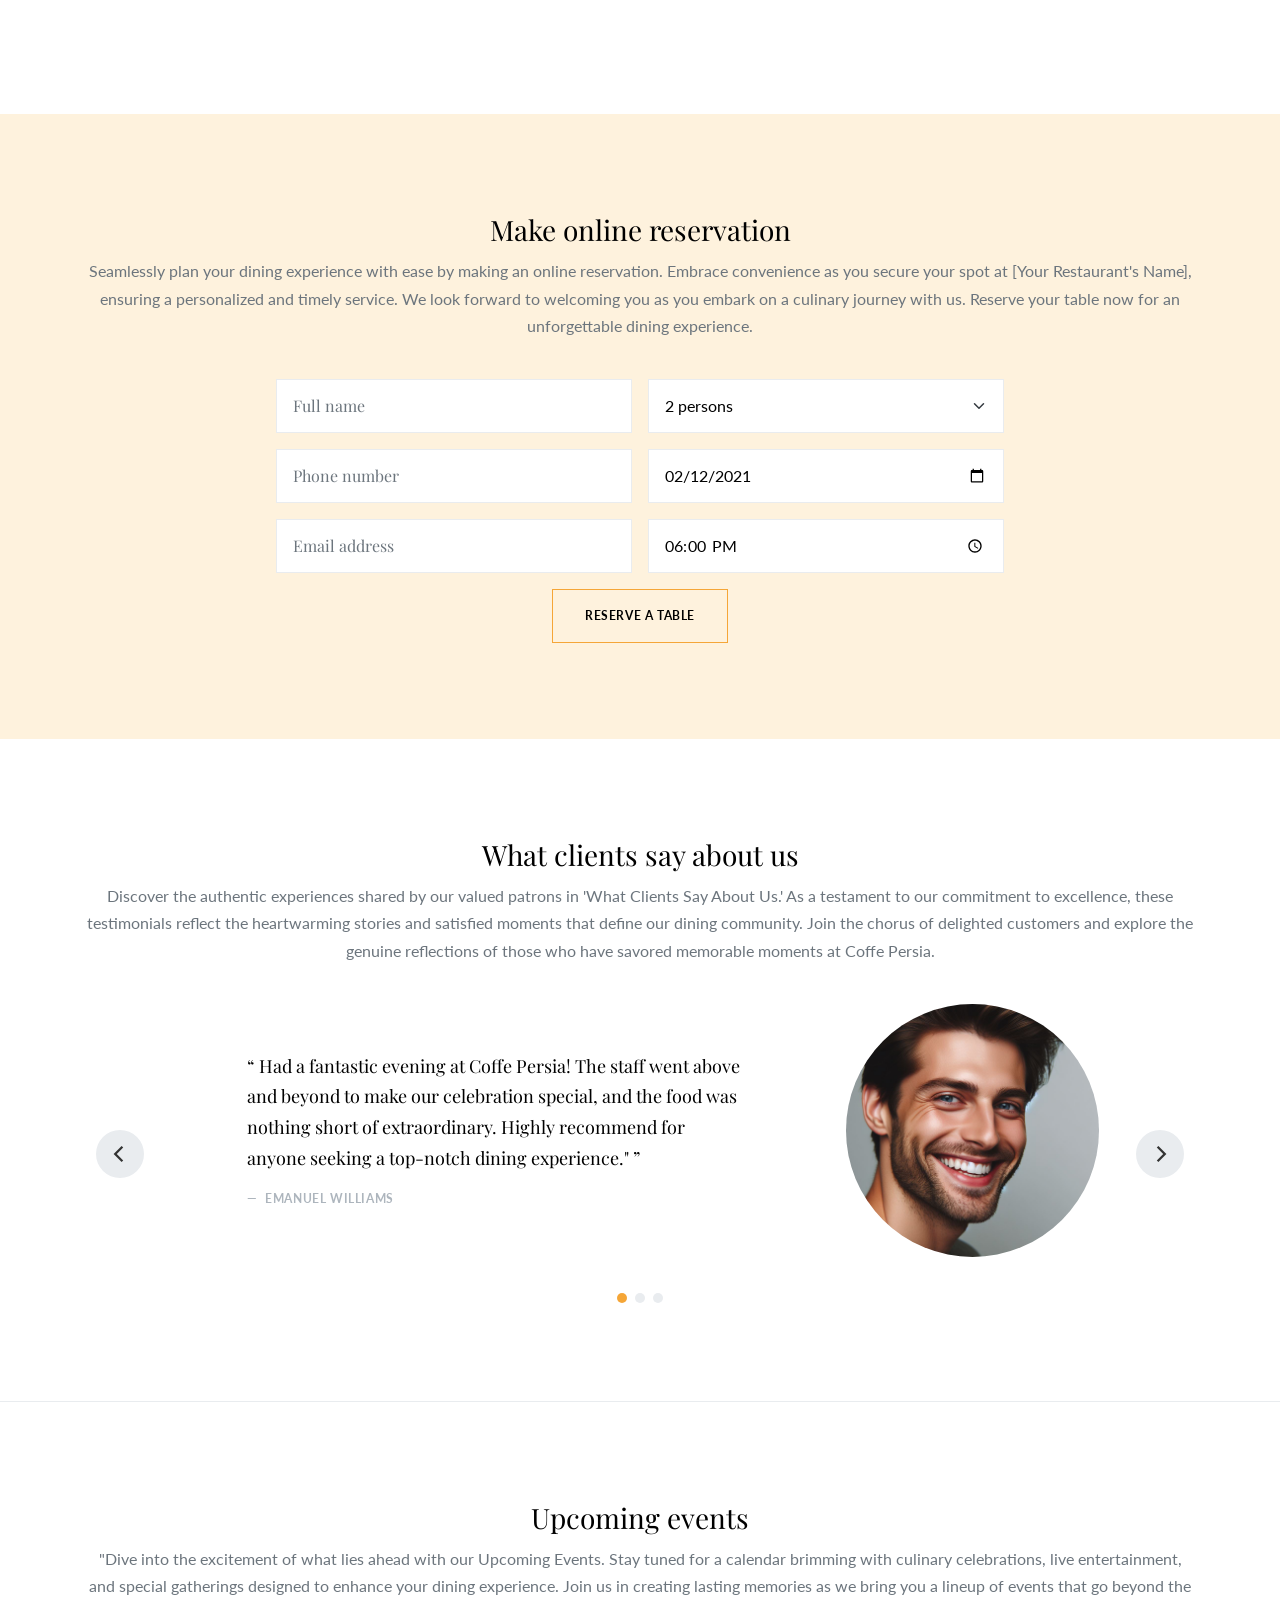
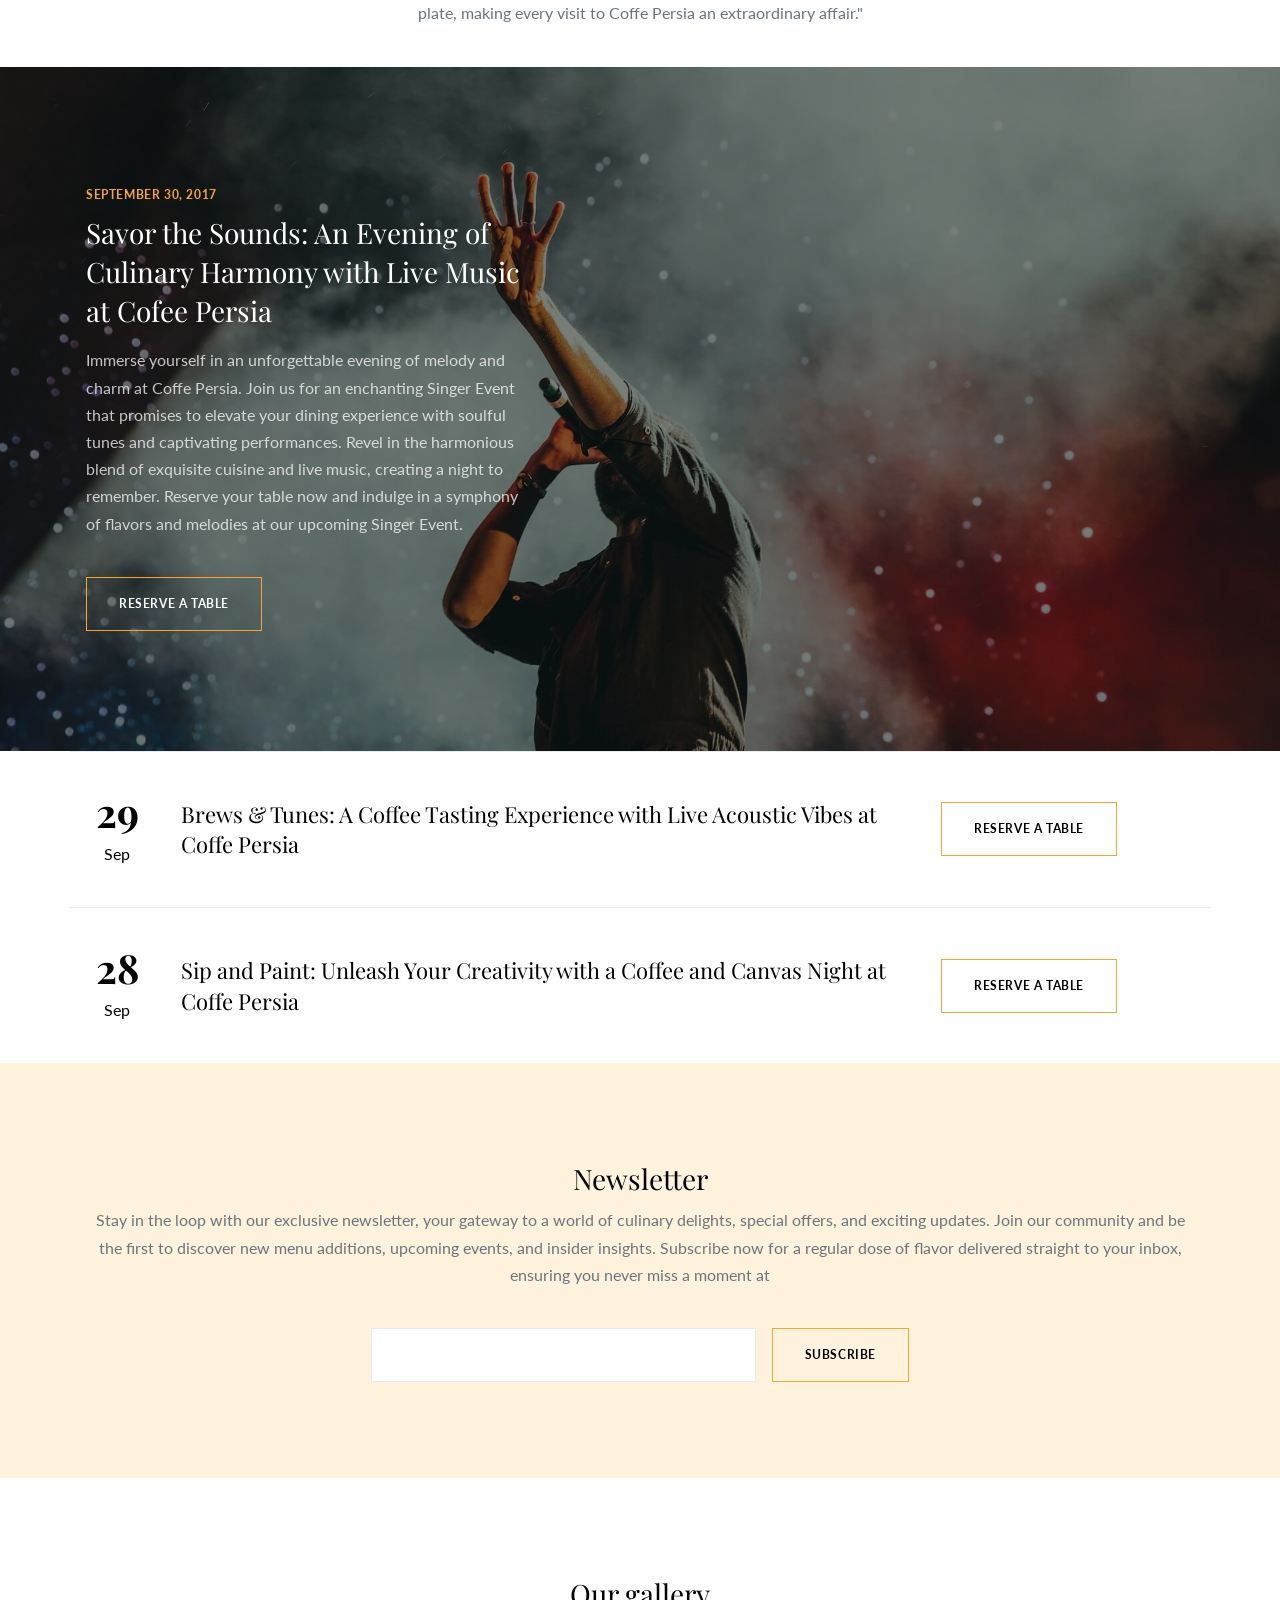
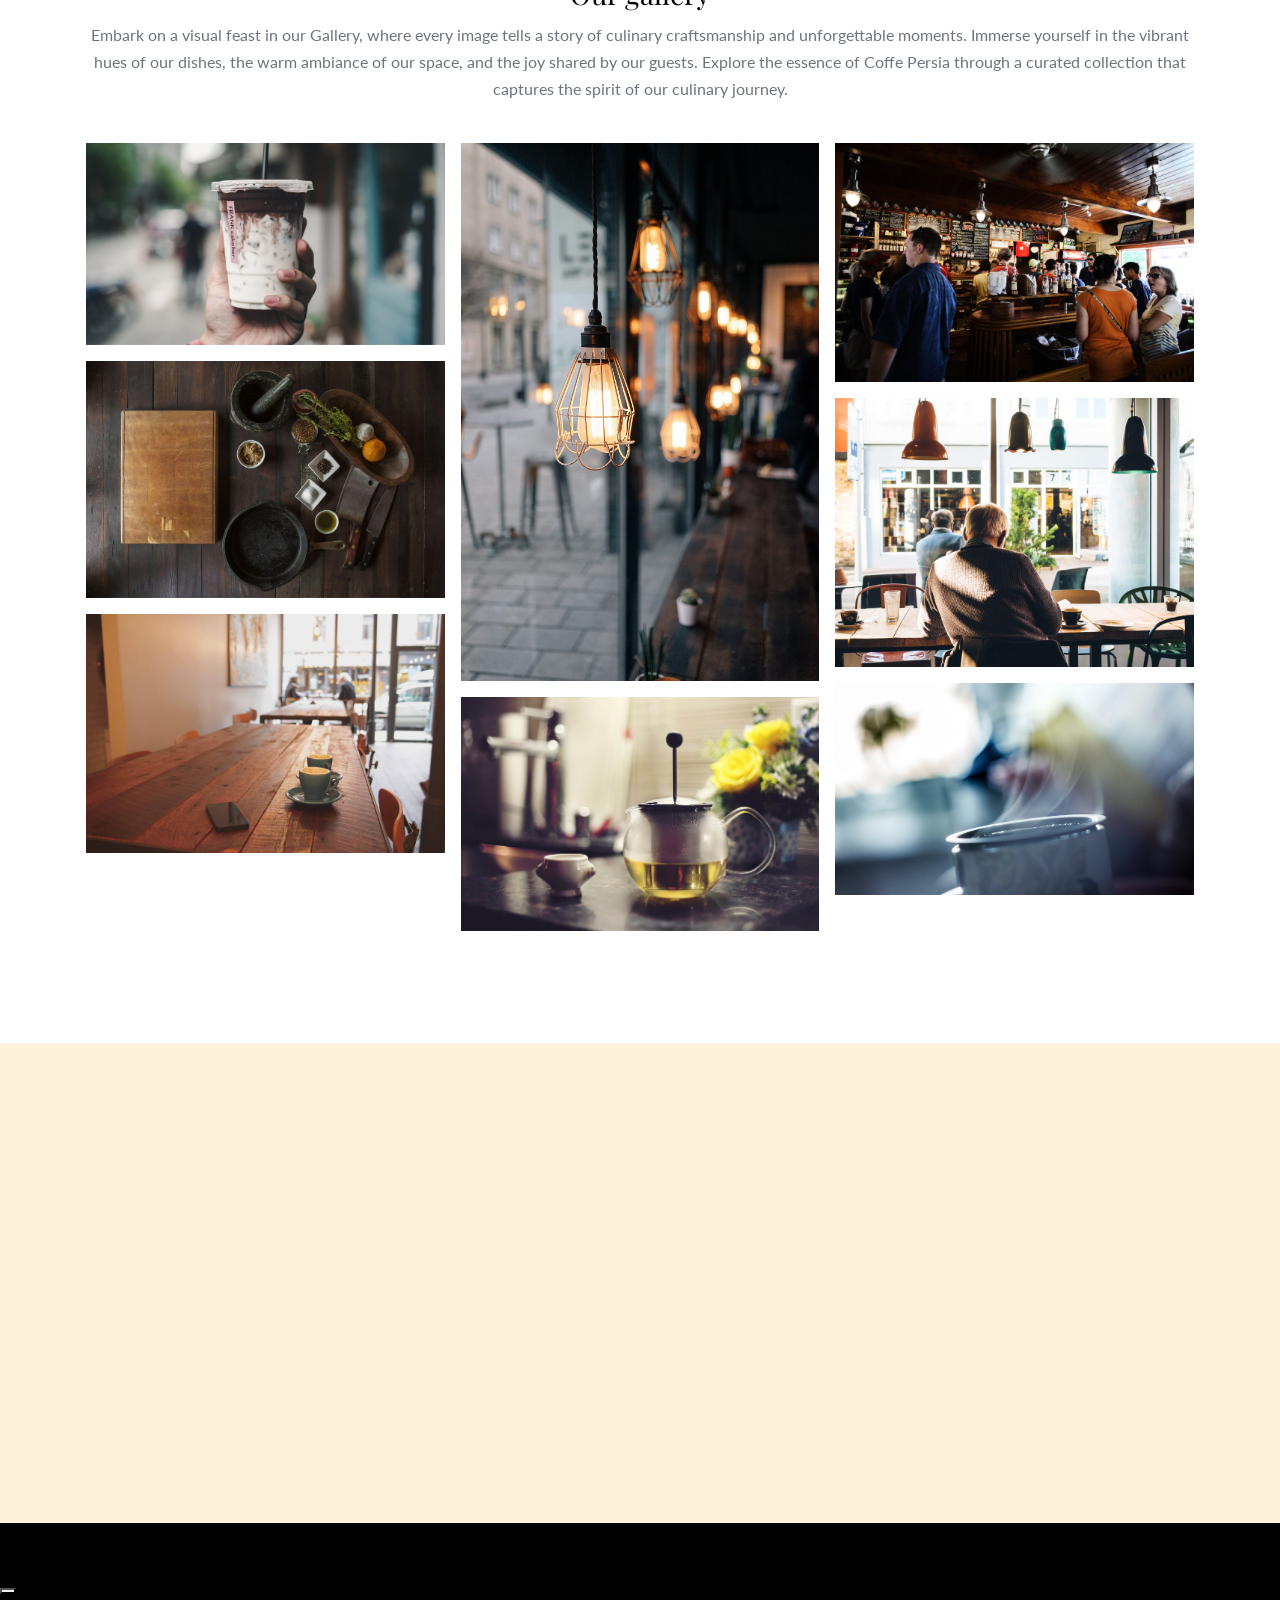
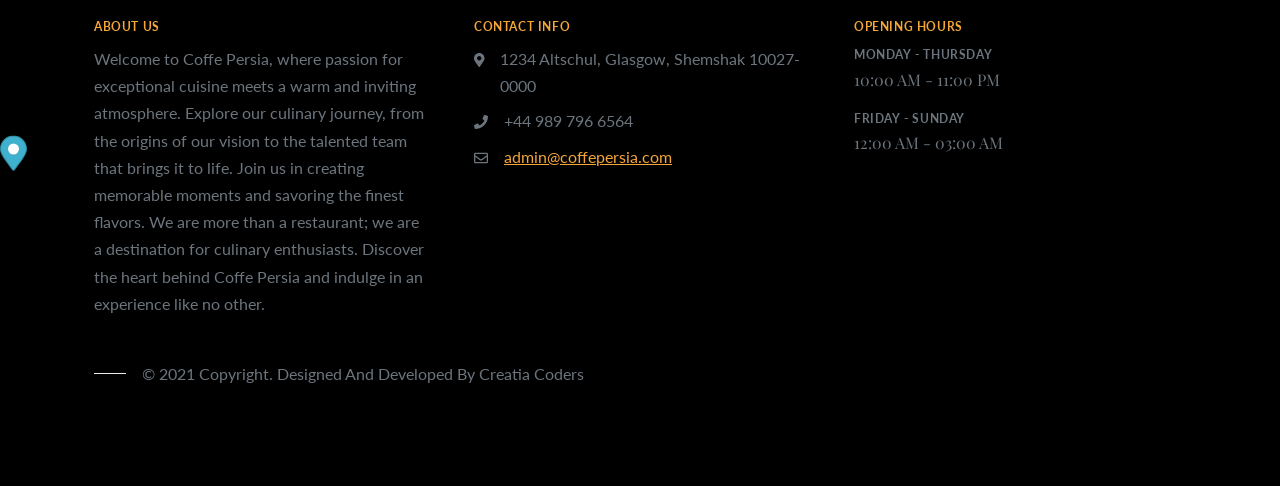
<file: static/assets/Websites/cafepersia/index.html>
<!DOCTYPE html>
<html lang="en">

<head>
  <meta charset="utf-8" />
  <meta name="viewport" content="width=device-width, initial-scale=1" />

  <!-- Favicon -->
  <link rel="apple-touch-icon" sizes="180x180" href="./assets/favicon/apple-touch-icon.png" />
  <link rel="icon" type="image/png" sizes="32x32" href="./assets/favicon/favicon-32x32.png" />
  <link rel="icon" type="image/png" sizes="16x16" href="./assets/favicon/favicon-16x16.png" />
  <link rel="manifest" href="./assets/favicon/manifest.json" />
  <link rel="mask-icon" href="./assets/favicon/safari-pinned-tab.svg" color="#5bbad5" />
  <link rel="shortcut icon" href="./assets/favicon/favicon.ico" />
  <link href="https://api.mapbox.com/mapbox-gl-js/v3.0.0/mapbox-gl.css" rel="stylesheet" />
  <meta name="msapplication-config" content="./assets/favicon/browserconfig.xml" />
  <meta name="theme-color" content="#ffffff" />

  <!-- Libs CSS -->
  <link rel="stylesheet" href="./assets/css/libs.bundle.css" />

  <!-- Theme CSS -->
  <link rel="stylesheet" href="./assets/css/theme.bundle.css" />
  <link rel="stylesheet" href="./assets/bootstrap-icons/bootstrap-icons.css" />

  <!-- Fonts -->
  <link rel="preconnect" href="https://fonts.gstatic.com" />
  <link
    href="https://fonts.googleapis.com/css2?family=Lato:ital,wght@0,400;0,700;0,900;1,400;1,700;1,900&family=Playfair+Display:ital,wght@0,400;0,700;1,400;1,700&display=swap"
    rel="stylesheet" />

  <!-- Map -->
  <link rel="stylesheet" href="https://api.mapbox.com/mapbox-gl-js/v2.3.1/mapbox-gl.css" />

  <!-- Title -->
  <title>Persia - Café &amp; Restaurant Template</title>
</head>

<body>

  <div id="preloader"></div>
  <a href="#" class="back-to-top d-flex align-items-center justify-content-center" title="back-to-top"><i
      class="bi bi-arrow-up-short"></i></a>

  <!-- NAVBAR -->
  <nav class="navbar navbar-dark navbar-expand-lg navbar-togglable fixed-top">
    <div class="container">
      <!-- Navbar brand (mobile) -->
      <a class="navbar-brand d-lg-none" href="./index.html">Café Persia</a>

      <!-- Navbar toggler -->
      <button class="navbar-toggler" type="button" data-bs-toggle="collapse" data-bs-target="#navbarCollapse"
        aria-controls="navbarCollapse" aria-expanded="false" aria-label="Toggle navigation">
        <span class="navbar-toggler-icon"></span>
      </button>

      <!-- Navbar collapse -->
      <div class="collapse navbar-collapse" id="navbarCollapse">
        <!-- Navbar nav -->
        <ul class="navbar-nav">
          <li class="nav-item">
            <a class="nav-link" href="#about_us">About Us</a>
          </li>
          <li class="nav-item">
            <a class="nav-link" href="#menu">Menu</a>
          </li>
          <li class="nav-item">
            <a class="nav-link" href="#reservation">Reservation</a>
          </li>
        </ul>

        <!-- Navbar brand -->
        <a class="navbar-brand d-none d-lg-flex mx-lg-auto" href="./index.html">
          Café Persia
        </a>

        <!-- Navbar nav -->
        <ul class="navbar-nav">
          <li class="nav-item">
            <a class="nav-link" href="#news">News & Events</a>
          </li>
          <li class="nav-item">
            <a class="nav-link" href="#gallery">Gallery</a>
          </li>
          <li class="nav-item">
            <a class="nav-link" href="#contact_us">Contact</a>
          </li>
        </ul>
      </div>
    </div>
  </nav>

  <!-- WELCOME -->
  <header data-jarallax data-speed=".8" style="background-image: url(assets/img/1.jpg)">
    <div class="d-flex flex-column min-vh-100 bg-black-50 pt-10 pt-md-8 pb-7 pb-md-0">
      <div class="container my-auto">
        <div class="row justify-content-center">
          <div class="col-12 col-md-8 col-lg-6 text-center">
            <!-- Preheading -->
            <h6 class="text-xs text-white-75">
              <span class="text-primary">Café</span> / Restaurant
            </h6>

            <!-- Heading -->
            <h1 class="display-1 text-white mb-4">Persia</h1>

            <!-- Subheading -->
            <p class="text-center text-white-75 mb-7">
              A unique café located in the heart of Glasgow. Always fresh
              coffee and delicious food. Open for indoor dining and to-go
              orders.
            </p>

            <!-- Button -->
            <a class="btn btn-outline-primary text-white text-primary-hover mb-7 mb-md-0" href="#reservation">
              Make reservation
            </a>
          </div>
        </div>
      </div>
      <div class="container">
        <div class="row">
          <div class="col-md">
            <!-- Social links -->
            <ul class="list-inline text-center text-md-start mb-3 my-md-5">
              <li class="list-inline-item">
                <a class="text-white-75 text-primary-hover" href="#!">
                  <i class="fab fa-twitter"></i>
                </a>
              </li>
              <li class="list-inline-item ms-5">
                <a class="text-white-75 text-primary-hover" href="#!">
                  <i class="fab fa-facebook-f"></i>
                </a>
              </li>
              <li class="list-inline-item ms-5">
                <a class="text-white-75 text-primary-hover" href="#!">
                  <i class="fab fa-instagram"></i>
                </a>
              </li>
            </ul>
          </div>
          <div class="col-md">
            <!-- Address -->
            <p class="font-serif text-white-75 text-center text-md-end text-lg-end my-md-5">
              <i class="fas fa-map-marker-alt text-primary me-3"></i> 1234
              Dining Str., Glasgow, Azadi 12345-0000
            </p>
          </div>
        </div>
      </div>
    </div>
  </header>

  <!-- DISCOVER -->
  <section id="about_us" class="pt-7 pt-md-9">
    <div class="container">
      <div class="row">
        <div class="col-md-2">
          <!-- Divider -->
          <hr class="hr-sm bg-primary" />

          <!-- Text -->
          <p class="fs-lg lh-lg text-black mb-5 mb-md-0">
            Take a coffee break or enjoy a meal.
          </p>
        </div>
        <div class="col-md-4">
          <!-- Media -->
          <div class="media-decoration media-decoration-1 mb-5 mb-md-0">
            <!-- Border -->
            <div class="media-decoration-border" data-jarallax-element="-40"></div>

            <!-- Image -->
            <img class="media-decoration-img img-fluid" src="assets/img/2.jpg" alt="..." />
          </div>
        </div>
        <div class="col-md-5 align-self-center mx-auto">
          <!-- Heading -->
          <h2 class="mb-2"><em>Always</em> amazing experience</h2>

          <!-- Text -->
          <p class="mb-0">
            At our coffee restaurant, we are passionate about delivering an
            always amazing experience to our customers. Whether you need a
            quick boost of energy, a relaxing break, or a cozy meeting place,
            we have the perfect cup of coffee for you. Our beans are carefully
            selected from the best sources around the world, and our baristas
            are trained to craft delicious and beautiful drinks. Come and
            enjoy our friendly service, comfortable atmosphere, and
            mouth-watering menu. We look forward to seeing you soon!
          </p>
        </div>
      </div>
    </div>
  </section>

  <!-- DISCOVER -->
  <section class="py-7 py-md-9">
    <div class="container">
      <div class="row">
        <div class="col-md-2 order-md-2 align-self-end">
          <!-- Divider -->
          <hr class="hr-sm bg-primary" />

          <!-- Text -->
          <p class="fs-lg lh-lg text-black mb-5 mb-md-0">
            Great variety of foods you will enjoy.
          </p>
        </div>
        <div class="col-md-4 order-md-3">
          <!-- Media -->
          <div class="media-decoration media-decoration-1 mb-5 mb-md-0">
            <!-- Solid -->
            <div class="media-decoration-solid" data-jarallax-element="-40"></div>

            <!-- Border -->
            <div class="media-decoration-border" data-jarallax-element="-40"></div>

            <!-- Image -->
            <img class="media-decoration-img img-fluid" src="assets/img/7.jpg" alt="..." />
          </div>
        </div>
        <div class="col-md-5 order-md-1 align-self-center mx-auto">
          <!-- Heading -->
          <h2 class="mb-2"><em>Beautiful</em> outdoor seating</h2>

          <!-- Text -->
          <p class="mb-0">
            If you love the fresh air and the sunshine, you will love our
            beautiful outdoor seating area. You can enjoy your coffee and
            snacks while admiring the scenic views of the city and the nature.
            Our outdoor seating is spacious, comfortable, and well-shaded, so
            you can relax and unwind in any weather. Whether you want to catch
            up with friends, read a book, or work on your laptop, our outdoor
            seating is the perfect place for you.
          </p>
        </div>
      </div>
    </div>
  </section>

  <!-- ABOUT -->
  <section data-jarallax data-speed=".8" style="background-image: url(assets/img/19.jpg)">
    <div class="min-vh-100 py-7 py-md-9 bg-gradient-bottom-end-white">
      <div class="container">
        <div class="row">
          <div class="col-12 col-md-6 col-lg-4">
            <!-- Divider -->
            <hr class="hr-sm bg-primary" />

            <!-- Text -->
            <div class="pbac">
              <p class="fs-lg lh-lg text-black mb-0">
                Enjoy our specialty coffees and award winning doughnuts in a
                friendly atmosphere.
              </p>
            </div>
          </div>
        </div>
      </div>
    </div>
  </section>

  <!-- MENU -->
  <section id="menu" class="py-7 py-md-9 border-bottom">
    <div class="container">
      <div class="row justify-content-center">
        <div class="col-12 col-md-8 col-lg-10 text-center">
          <!-- Heading -->
          <h2 class="mb-2">Menu options</h2>

          <!-- Subheading -->
          <p class="mb-6">
            Indulge your senses in a symphony of flavors with our thoughtfully
            crafted menu options. From rich and aromatic coffee blends to
            delectable pastries and savory bites, our menu is a celebration of
            taste and quality. Explore the perfect pairing for your coffee
            experience, carefully curated to elevate your visit to Cofe
            Persia.
          </p>
        </div>
      </div>
      <div class="row">
        <div class="col">
          <!-- Navigation -->
          <div class="nav justify-content-center mb-6" id="menuTabs" role="tablist">
            <a class="nav-link active" id="mainsTab" data-bs-toggle="tab" href="#mains" role="tab" aria-controls="mains"
              aria-selected="true">
              All
            </a>
            <a class="nav-link" id="lunchTab" data-bs-toggle="tab" href="#lunch" role="tab" aria-controls="lunch">
              Food
            </a>
            <a class="nav-link" id="dinnerTab" data-bs-toggle="tab" href="#dinner" role="tab" aria-controls="dinner">
              Dessert
            </a>
            <a class="nav-link" id="drinksTab" data-bs-toggle="tab" href="#drinks" role="tab" aria-controls="drinks">
              Drink
            </a>
          </div>
        </div>
      </div>
      <div class="row">
        <div class="col-12">
          <!-- Content -->
          <div class="tab-content" id="menuContent">
            <div class="tab-pane fade show active" id="mains" role="tabpanel" aria-labelledby="mainsTab">
              <div class="row">
                <div class="col-12 col-md-6">
                  <div class="py-3 border-bottom">
                    <div class="row">
                      <div class="col-3 align-self-center">
                        <!-- Image -->
                        <div class="ratio ratio-1x1">
                          <img class="object-fit-cover" src="assets/img/26.jpg" alt="..." />
                        </div>
                      </div>
                      <div class="col-7">
                        <!-- Heading -->
                        <h5 class="mb-2">Persia burger</h5>

                        <!-- Text -->
                        <p class="mb-0">
                          Savor the perfect harmony of succulent,
                          flame-grilled patties layered with fresh, vibrant
                          toppings, encapsulating a burst of flavors in every
                          bite of our signature burgers."
                        </p>
                      </div>
                      <div class="col-2">
                        <!-- Price -->
                        <div class="fs-4 font-serif text-center text-black">
                          $15
                        </div>
                      </div>
                    </div>
                  </div>
                </div>

                <div class="col-12 col-md-6">
                  <div class="py-3 border-bottom">
                    <div class="row">
                      <div class="col-3 align-self-center">
                        <!-- Image -->
                        <div class="ratio ratio-1x1">
                          <img class="object-fit-cover" src="assets/img/27.jpg" alt="..." />
                        </div>
                      </div>
                      <div class="col-7">
                        <!-- Heading -->
                        <h5 class="mb-2">Doughnuts</h5>

                        <!-- Text -->
                        <p class="mb-0">
                          Embark on a journey of sweetness with our
                          irresistible doughnuts, each one a heavenly
                          combination of light, pillowy dough and luscious
                          glazes, promising a moment of pure indulgence.
                        </p>
                      </div>
                      <div class="col-2">
                        <!-- Price -->
                        <div class="fs-4 font-serif text-center text-black">
                          $23
                        </div>
                      </div>
                    </div>
                  </div>
                </div>

                <div class="col-12 col-md-6">
                  <div class="py-3 border-bottom">
                    <div class="row">
                      <div class="col-3 align-self-center">
                        <!-- Image -->
                        <div class="ratio ratio-1x1">
                          <img class="object-fit-cover" src="assets/img/28.jpg" alt="..." />
                        </div>
                      </div>
                      <div class="col-7">
                        <!-- Heading -->
                        <h5 class="mb-2">croissants</h5>

                        <!-- Text -->
                        <p class="mb-0">
                          Indulge in the buttery perfection of our freshly
                          baked croissants, a delicate symphony of flaky
                          layers that promise a blissful experience with every
                          delightful bite.
                        </p>
                      </div>
                      <div class="col-2">
                        <!-- Price -->
                        <div class="fs-4 font-serif text-center text-black">
                          $16
                        </div>
                      </div>
                    </div>
                  </div>
                </div>

                <div class="col-12 col-md-6">
                  <div class="py-3 border-bottom">
                    <div class="row">
                      <div class="col-3 align-self-center">
                        <!-- Image -->
                        <div class="ratio ratio-1x1">
                          <img class="object-fit-cover" src="assets/img/29.jpg" alt="..." />
                        </div>
                      </div>
                      <div class="col-7">
                        <!-- Heading -->
                        <h5 class="mb-2">espresso</h5>

                        <!-- Text -->
                        <p class="mb-0">
                          Bold, intense, and expertly crafted, our espresso is
                          a sensory journey, delivering a powerful and robust
                          flavor profile that captures the essence of pure,
                          unadulterated coffee perfection
                        </p>
                      </div>
                      <div class="col-2">
                        <!-- Price -->
                        <div class="fs-4 font-serif text-center text-black">
                          $15
                        </div>
                      </div>
                    </div>
                  </div>
                </div>

                <div class="col-12 col-md-6">
                  <div class="py-3 border-bottom">
                    <div class="row">
                      <div class="col-3 align-self-center">
                        <!-- Image -->
                        <div class="ratio ratio-1x1">
                          <img class="object-fit-cover" src="assets/img/30.jpg" alt="..." />
                        </div>
                      </div>
                      <div class="col-7">
                        <!-- Heading -->
                        <h5 class="mb-2">cappuccino</h5>

                        <!-- Text -->
                        <p class="mb-0">
                          Experience the artistry of coffee with our
                          cappuccino, where velvety microfoam meets rich
                          espresso, creating a harmonious balance that defines
                          the essence of indulgence in every sip.
                        </p>
                      </div>
                      <div class="col-2">
                        <!-- Price -->
                        <div class="fs-4 font-serif text-center text-black">
                          $23
                        </div>
                      </div>
                    </div>
                  </div>
                </div>

                <div class="col-12 col-md-6">
                  <div class="py-3 border-bottom">
                    <div class="row">
                      <div class="col-3 align-self-center">
                        <!-- Image -->
                        <div class="ratio ratio-1x1">
                          <img class="object-fit-cover" src="assets/img/31.jpg" alt="..." />
                        </div>
                      </div>
                      <div class="col-7">
                        <!-- Heading -->
                        <h5 class="mb-2">pancakes</h5>

                        <!-- Text -->
                        <p class="mb-0">
                          Delight in a morning symphony of flavors with our
                          fluffy pancakes, served with a touch of sweetness
                          and a hint of decadence, making each stack a
                          comforting and indulgent breakfast experience.
                        </p>
                      </div>
                      <div class="col-2">
                        <!-- Price -->
                        <div class="fs-4 font-serif text-center text-black">
                          $16
                        </div>
                      </div>
                    </div>
                  </div>
                </div>
              </div>
            </div>
            <div class="tab-pane fade" id="lunch" role="tabpanel" aria-labelledby="lunchTab">
              <div class="row">
                <div class="col-12 col-md-6">
                  <div class="py-3 border-bottom">
                    <div class="row">
                      <div class="col-3 align-self-center">
                        <!-- Image -->
                        <div class="ratio ratio-1x1">
                          <img class="object-fit-cover" src="assets/img/26.jpg" alt="..." />
                        </div>
                      </div>
                      <div class="col-7">
                        <!-- Heading -->
                        <h5 class="mb-2">burgers</h5>

                        <!-- Text -->
                        <p class="mb-0">
                          Savor the perfect harmony of succulent,
                          flame-grilled patties layered with fresh, vibrant
                          toppings, encapsulating a burst of flavors in every
                          bite of our signature burgers.
                        </p>
                      </div>
                      <div class="col-2">
                        <!-- Price -->
                        <div class="fs-4 font-serif text-center text-black">
                          $23
                        </div>
                      </div>
                    </div>
                  </div>
                </div>

                <div class="col-12 col-md-6">
                  <div class="py-3 border-bottom">
                    <div class="row">
                      <div class="col-3 align-self-center">
                        <!-- Image -->
                        <div class="ratio ratio-1x1">
                          <img class="object-fit-cover" src="assets/img/31.1.jpg" alt="..." />
                        </div>
                      </div>
                      <div class="col-7">
                        <!-- Heading -->
                        <h5 class="mb-2">Sandwiches</h5>

                        <!-- Text -->
                        <p class="mb-0">
                          Satisfy your cravings with our artisanal sandwiches,
                          where premium ingredients come together in perfect
                          harmony, creating a medley of flavors and textures
                          that redefine the art of handheld satisfaction.
                        </p>
                      </div>
                      <div class="col-2">
                        <!-- Price -->
                        <div class="fs-4 font-serif text-center text-black">
                          $15
                        </div>
                      </div>
                    </div>
                  </div>
                </div>

                <div class="col-12 col-md-6">
                  <div class="py-3 border-bottom">
                    <div class="row">
                      <div class="col-3 align-self-center">
                        <!-- Image -->
                        <div class="ratio ratio-1x1">
                          <img class="object-fit-cover" src="assets/img/31.3.jpg" alt="..." />
                        </div>
                      </div>
                      <div class="col-7">
                        <!-- Heading -->
                        <h5 class="mb-2">spaghetties</h5>

                        <!-- Text -->
                        <p class="mb-0">
                          Twirl into a world of Italian excellence with our
                          exquisite spaghetti dishes. From classic simplicity
                          to bold, modern twists, our pasta creations are a
                          celebration of flavors, inviting you to experience
                          the true essence of culinary craftsmanship.
                        </p>
                      </div>
                      <div class="col-2">
                        <!-- Price -->
                        <div class="fs-4 font-serif text-center text-black">
                          $15
                        </div>
                      </div>
                    </div>
                  </div>
                </div>

                <div class="col-12 col-md-6">
                  <div class="py-3 border-bottom">
                    <div class="row">
                      <div class="col-3 align-self-center">
                        <!-- Image -->
                        <div class="ratio ratio-1x1">
                          <img class="object-fit-cover" src="assets/img/31.2.jpg" alt="..." />
                        </div>
                      </div>
                      <div class="col-7">
                        <!-- Heading -->
                        <h5 class="mb-2">pizzas</h5>

                        <!-- Text -->
                        <p class="mb-0">
                          Embark on a culinary journey with our handcrafted
                          pizzas, where a symphony of fresh, premium
                          ingredients harmonize on a crispy crust, delivering
                          a taste of perfection in every slice.
                        </p>
                      </div>
                      <div class="col-2">
                        <!-- Price -->
                        <div class="fs-4 font-serif text-center text-black">
                          $16
                        </div>
                      </div>
                    </div>
                  </div>
                </div>

                <div class="col-12 col-md-6">
                  <div class="py-3 border-bottom">
                    <div class="row">
                      <div class="col-3 align-self-center">
                        <!-- Image -->
                        <div class="ratio ratio-1x1">
                          <img class="object-fit-cover" src="assets/img/31.jpg" alt="..." />
                        </div>
                      </div>
                      <div class="col-7">
                        <!-- Heading -->
                        <h5 class="mb-2">pancakes</h5>

                        <!-- Text -->
                        <p class="mb-0">
                          Delight in a morning symphony of flavors with our
                          fluffy pancakes, served with a touch of sweetness
                          and a hint of decadence, making each stack a
                          comforting and indulgent breakfast experience.
                        </p>
                      </div>
                      <div class="col-2">
                        <!-- Price -->
                        <div class="fs-4 font-serif text-center text-black">
                          $16
                        </div>
                      </div>
                    </div>
                  </div>
                </div>

                <div class="col-12 col-md-6">
                  <div class="py-3 border-bottom">
                    <div class="row">
                      <div class="col-3 align-self-center">
                        <!-- Image -->
                        <div class="ratio ratio-1x1">
                          <img class="object-fit-cover" src="assets/img/31.4.jpg" alt="..." />
                        </div>
                      </div>
                      <div class="col-7">
                        <!-- Heading -->
                        <h5 class="mb-2">grilled chicken</h5>

                        <!-- Text -->
                        <p class="mb-0">
                          Savor the perfection of our grilled chicken, where
                          succulent cuts are expertly seasoned and
                          char-grilled to juicy, flavorful perfection,
                          offering a delightful dining experience for poultry
                          enthusiasts.
                        </p>
                      </div>
                      <div class="col-2">
                        <!-- Price -->
                        <div class="fs-4 font-serif text-center text-black">
                          $23
                        </div>
                      </div>
                    </div>
                  </div>
                </div>
              </div>
            </div>

            <div class="tab-pane fade" id="dinner" role="tabpanel" aria-labelledby="dinnerTab">
              <div class="row">
                <div class="col-12 col-md-6">
                  <div class="py-3 border-bottom">
                    <div class="row">
                      <div class="col-3 align-self-center">
                        <!-- Image -->
                        <div class="ratio ratio-1x1">
                          <img class="object-fit-cover" src="assets/img/28.jpg" alt="..." />
                        </div>
                      </div>
                      <div class="col-7">
                        <!-- Heading -->
                        <h5 class="mb-2">croissants</h5>

                        <!-- Text -->
                        <p class="mb-0">
                          Indulge in the buttery perfection of our freshly
                          baked croissants, a delicate symphony of flaky
                          layers that promise a blissful experience with every
                          delightful bite.
                        </p>
                      </div>
                      <div class="col-2">
                        <!-- Price -->
                        <div class="fs-4 font-serif text-center text-black">
                          $16
                        </div>
                      </div>
                    </div>
                  </div>
                </div>

                <div class="col-12 col-md-6">
                  <div class="py-3 border-bottom">
                    <div class="row">
                      <div class="col-3 align-self-center">
                        <!-- Image -->
                        <div class="ratio ratio-1x1">
                          <img class="object-fit-cover" src="assets/img/31.5.jpg" alt="..." />
                        </div>
                      </div>
                      <div class="col-7">
                        <!-- Heading -->
                        <h5 class="mb-2">icecreams</h5>

                        <!-- Text -->
                        <p class="mb-0">
                          "Indulge your sweet cravings with our luscious ice
                          creams, each scoop a symphony of rich, velvety
                          flavors crafted from the finest ingredients. From
                          classic favorites to inventive delights, our frozen
                          treats promise a delightful escape into a world of
                          delectable bliss."
                        </p>
                      </div>
                      <div class="col-2">
                        <!-- Price -->
                        <div class="fs-4 font-serif text-center text-black">
                          $15
                        </div>
                      </div>
                    </div>
                  </div>
                </div>

                <div class="col-12 col-md-6">
                  <div class="py-3 border-bottom">
                    <div class="row">
                      <div class="col-3 align-self-center">
                        <!-- Image -->
                        <div class="ratio ratio-1x1">
                          <img class="object-fit-cover" src="assets/img/31.6.jpg" alt="..." />
                        </div>
                      </div>
                      <div class="col-7">
                        <!-- Heading -->
                        <h5 class="mb-2">cheese pie</h5>

                        <!-- Text -->
                        <p class="mb-0">
                          Delight in the savory allure of our cheese pies,
                          where flaky golden crusts cradle a delectable blend
                          of premium cheeses, creating a culinary masterpiece
                          that celebrates the perfect marriage of texture and
                          taste in every bite.
                        </p>
                      </div>
                      <div class="col-2">
                        <!-- Price -->
                        <div class="fs-4 font-serif text-center text-black">
                          $15
                        </div>
                      </div>
                    </div>
                  </div>
                </div>

                <div class="col-12 col-md-6">
                  <div class="py-3 border-bottom">
                    <div class="row">
                      <div class="col-3 align-self-center">
                        <!-- Image -->
                        <div class="ratio ratio-1x1">
                          <img class="object-fit-cover" src="assets/img/27.jpg" alt="..." />
                        </div>
                      </div>
                      <div class="col-7">
                        <!-- Heading -->
                        <h5 class="mb-2">Doughnut</h5>

                        <!-- Text -->
                        <p class="mb-0">
                          Embark on a journey of sweetness with our
                          irresistible doughnuts, each one a heavenly
                          combination of light, pillowy dough and luscious
                          glazes, promising a moment of pure indulgence.
                        </p>
                      </div>
                      <div class="col-2">
                        <!-- Price -->
                        <div class="fs-4 font-serif text-center text-black">
                          $23
                        </div>
                      </div>
                    </div>
                  </div>
                </div>

                <div class="col-12 col-md-6">
                  <div class="py-3 border-bottom">
                    <div class="row">
                      <div class="col-3 align-self-center">
                        <!-- Image -->
                        <div class="ratio ratio-1x1">
                          <img class="object-fit-cover" src="assets/img/31.7.jpg" alt="..." />
                        </div>
                      </div>
                      <div class="col-7">
                        <!-- Heading -->
                        <h5 class="mb-2">flans</h5>

                        <!-- Text -->
                        <p class="mb-0">
                          Savor the elegance of our flans, where silky smooth
                          caramel meets velvety custard in a delicate dance of
                          sweetness. Each spoonful unveils a symphony of
                          flavors, capturing the essence of indulgence in
                          every delectable slice.
                        </p>
                      </div>
                      <div class="col-2">
                        <!-- Price -->
                        <div class="fs-4 font-serif text-center text-black">
                          $23
                        </div>
                      </div>
                    </div>
                  </div>
                </div>

                <div class="col-12 col-md-6">
                  <div class="py-3 border-bottom">
                    <div class="row">
                      <div class="col-3 align-self-center">
                        <!-- Image -->
                        <div class="ratio ratio-1x1">
                          <img class="object-fit-cover" src="assets/img/31.jpg" alt="..." />
                        </div>
                      </div>
                      <div class="col-7">
                        <!-- Heading -->
                        <h5 class="mb-2">pancakes</h5>

                        <!-- Text -->
                        <p class="mb-0">
                          Delight in a morning symphony of flavors with our
                          fluffy pancakes, served with a touch of sweetness
                          and a hint of decadence, making each stack a
                          comforting and indulgent breakfast experience.
                        </p>
                      </div>
                      <div class="col-2">
                        <!-- Price -->
                        <div class="fs-4 font-serif text-center text-black">
                          $16
                        </div>
                      </div>
                    </div>
                  </div>
                </div>
              </div>
            </div>
            <div class="tab-pane fade" id="drinks" role="tabpanel" aria-labelledby="drinksTab">
              <div class="row">
                <div class="col-12 col-md-6">
                  <div class="py-3 border-bottom">
                    <div class="row">
                      <div class="col-3 align-self-center">
                        <!-- Image -->
                        <div class="ratio ratio-1x1">
                          <img class="object-fit-cover" src="assets/img/31.8.jpg" alt="..." />
                        </div>
                      </div>
                      <div class="col-7">
                        <!-- Heading -->
                        <h5 class="mb-2">fruit juices</h5>

                        <!-- Text -->
                        <p class="mb-0">
                          Quench your thirst with the vibrant essence of
                          nature in every sip of our fruit juices. From
                          refreshing citrus blends to tropical infusions, our
                          juices are a celebration of freshness, delivering a
                          burst of natural flavors to elevate your hydration
                          experience.
                        </p>
                      </div>
                      <div class="col-2">
                        <!-- Price -->
                        <div class="fs-4 font-serif text-center text-black">
                          $15
                        </div>
                      </div>
                    </div>
                  </div>
                </div>

                <div class="col-12 col-md-6">
                  <div class="py-3 border-bottom">
                    <div class="row">
                      <div class="col-3 align-self-center">
                        <!-- Image -->
                        <div class="ratio ratio-1x1">
                          <img class="object-fit-cover" src="assets/img/30.jpg" alt="..." />
                        </div>
                      </div>
                      <div class="col-7">
                        <!-- Heading -->
                        <h5 class="mb-2">cappuccino</h5>

                        <!-- Text -->
                        <p class="mb-0">
                          Experience the artistry of coffee with our
                          cappuccino, where velvety microfoam meets rich
                          espresso, creating a harmonious balance that defines
                          the essence of indulgence in every sip.
                        </p>
                      </div>
                      <div class="col-2">
                        <!-- Price -->
                        <div class="fs-4 font-serif text-center text-black">
                          $23
                        </div>
                      </div>
                    </div>
                  </div>
                </div>

                <div class="col-12 col-md-6">
                  <div class="py-3 border-bottom">
                    <div class="row">
                      <div class="col-3 align-self-center">
                        <!-- Image -->
                        <div class="ratio ratio-1x1">
                          <img class="object-fit-cover" src="assets/img/29.jpg" alt="..." />
                        </div>
                      </div>
                      <div class="col-7">
                        <!-- Heading -->
                        <h5 class="mb-2">espresso</h5>

                        <!-- Text -->
                        <p class="mb-0">
                          Bold, intense, and expertly crafted, our espresso is
                          a sensory journey, delivering a powerful and robust
                          flavor profile that captures the essence of pure,
                          unadulterated coffee perfection.
                        </p>
                      </div>
                      <div class="col-2">
                        <!-- Price -->
                        <div class="fs-4 font-serif text-center text-black">
                          $15
                        </div>
                      </div>
                    </div>
                  </div>
                </div>

                <div class="col-12 col-md-6">
                  <div class="py-3 border-bottom">
                    <div class="row">
                      <div class="col-3 align-self-center">
                        <!-- Image -->
                        <div class="ratio ratio-1x1">
                          <img class="object-fit-cover" src="assets/img/31.9.jpg" alt="..." />
                        </div>
                      </div>
                      <div class="col-7">
                        <!-- Heading -->
                        <h5 class="mb-2">latté coffee</h5>

                        <!-- Text -->
                        <p class="mb-0">
                          Experience the perfect balance of bold and creamy
                          with our latté coffee. Crafted with precision, our
                          lattés blend rich, smooth espresso with velvety
                          steamed milk, offering a comforting and indulgent
                          coffee experience that's sure to satisfy your
                          cravings.
                        </p>
                      </div>
                      <div class="col-2">
                        <!-- Price -->
                        <div class="fs-4 font-serif text-center text-black">
                          $23
                        </div>
                      </div>
                    </div>
                  </div>
                </div>

                <div class="col-12 col-md-6">
                  <div class="py-3 border-bottom">
                    <div class="row">
                      <div class="col-3 align-self-center">
                        <!-- Image -->
                        <div class="ratio ratio-1x1">
                          <img class="object-fit-cover" src="assets/img/31.91.jpg" alt="..." />
                        </div>
                      </div>
                      <div class="col-7">
                        <!-- Heading -->
                        <h5 class="mb-2">Coffee Americano</h5>

                        <!-- Text -->
                        <p class="mb-0">
                          "Savor the simplicity of pure, robust flavor in
                          every cup of our Coffee Americano. Expertly brewed
                          to perfection, it's a bold and invigorating
                          experience that captures the essence of classic
                          black coffee for those who appreciate the rich and
                          unadulterated taste of finely brewed beans."
                        </p>
                      </div>
                      <div class="col-2">
                        <!-- Price -->
                        <div class="fs-4 font-serif text-center text-black">
                          $16
                        </div>
                      </div>
                    </div>
                  </div>
                </div>

                <div class="col-12 col-md-6">
                  <div class="py-3 border-bottom">
                    <div class="row">
                      <div class="col-3 align-self-center">
                        <!-- Image -->
                        <div class="ratio ratio-1x1">
                          <img class="object-fit-cover" src="assets/img/31.92.jpg" alt="..." />
                        </div>
                      </div>
                      <div class="col-7">
                        <!-- Heading -->
                        <h5 class="mb-2">Coffee Mocha</h5>

                        <!-- Text -->
                        <p class="mb-0">
                          Indulge in the decadence of our Coffee Mocha, where
                          the richness of espresso meets the velvety embrace
                          of chocolate, topped with a luxurious swirl of
                          whipped cream. It's a delightful fusion of bold and
                          sweet, creating a harmonious symphony of flavors in
                          every luxurious sip.
                        </p>
                      </div>
                      <div class="col-2">
                        <!-- Price -->
                        <div class="fs-4 font-serif text-center text-black">
                          $16
                        </div>
                      </div>
                    </div>
                  </div>
                </div>
              </div>
            </div>
          </div>
        </div>
      </div>
    </div>
  </section>

  <!-- DISHES -->
  <section class="py-7 py-md-9 overflow-hidden">
    <div class="container">
      <div class="row justify-content-center">
        <div class="col-12 col-md-8 col-lg-12 text-center">
          <!-- Heading -->
          <h2 class="mb-2">Our <em>featured</em> dishes</h2>

          <!-- Subheading -->
          <p class="mb-6">
            Elevate your culinary journey with our curated selection of
            featured dishes. Each masterpiece on our menu is a testament to
            culinary excellence, meticulously crafted to ignite your senses
            and leave an unforgettable imprint of flavor. Explore the
            extraordinary, as we invite you to embark on a gastronomic
            adventure with our standout creations.
          </p>
        </div>
      </div>
      <div class="row">
        <div class="col-12">
          <!-- Slider -->
          <div class="flickity-viewport-visible"
            data-flickity='{"cellAlign": "left", "contain": true, "imagesLoaded": true, "pageDots": false}'>
            <div class="w-100 px-2" style="max-width: 320px">
              <!-- Card -->
              <div class="card border-0">
                <!-- Image -->
                <img class="card-img-top" src="assets/img/26.jpg" alt="..." />

                <!-- Body -->
                <div class="card-body">
                  <!-- Heading -->
                  <div class="row mb-2">
                    <div class="col">
                      <h5 class="mb-0">Persia burger</h5>
                    </div>
                    <div class="col-auto">
                      <span class="fs-4 font-serif text-black">$15</span>
                    </div>
                  </div>

                  <!-- Text -->
                  <p class="mb-0">
                    Savor the perfect harmony of succulent, flame-grilled
                    patties layered with fresh, vibrant toppings,
                    encapsulating a burst of flavors in every bite of our
                    signature burgers.
                  </p>
                </div>
              </div>
            </div>
            <div class="w-100 px-2" style="max-width: 320px">
              <!-- Card -->
              <div class="card border-0">
                <!-- Image -->
                <img class="card-img-top" src="assets/img/27.jpg" alt="..." />

                <!-- Body -->
                <div class="card-body">
                  <!-- Heading -->
                  <div class="row mb-2">
                    <div class="col">
                      <h5 class="mb-0">Doughnuts</h5>
                    </div>
                    <div class="col-auto">
                      <span class="fs-4 font-serif text-black">$18</span>
                    </div>
                  </div>

                  <!-- Text -->
                  <p class="mb-0">
                    Embark on a journey of sweetness with our irresistible
                    doughnuts, each one a heavenly combination of light,
                    pillowy dough and luscious glazes, promising a moment of
                    pure indulgence.
                  </p>
                </div>
              </div>
            </div>
            <div class="w-100 px-2" style="max-width: 320px">
              <!-- Card -->
              <div class="card border-0">
                <!-- Image -->
                <img class="card-img-top" src="assets/img/28.jpg" alt="..." />

                <!-- Body -->
                <div class="card-body">
                  <!-- Heading -->
                  <div class="row mb-2">
                    <div class="col">
                      <h5 class="mb-0">croissants</h5>
                    </div>
                    <div class="col-auto">
                      <span class="fs-4 font-serif text-black">$23</span>
                    </div>
                  </div>

                  <!-- Text -->
                  <p class="mb-0">
                    Indulge in the buttery perfection of our freshly baked
                    croissants, a delicate symphony of flaky layers that
                    promise a blissful experience with every delightful bite.
                  </p>
                </div>
              </div>
            </div>
            <div class="w-100 px-2" style="max-width: 320px">
              <!-- Card -->
              <div class="card border-0">
                <!-- Image -->
                <img class="card-img-top" src="assets/img/29.jpg" alt="..." />

                <!-- Body -->
                <div class="card-body">
                  <!-- Heading -->
                  <div class="row mb-2">
                    <div class="col">
                      <h5 class="mb-0">espresso</h5>
                    </div>
                    <div class="col-auto">
                      <span class="fs-4 font-serif text-black">$32</span>
                    </div>
                  </div>

                  <!-- Text -->
                  <p class="mb-0">
                    Bold, intense, and expertly crafted, our espresso is a
                    sensory journey, delivering a powerful and robust flavor
                    profile that captures the essence of pure, unadulterated
                    coffee perfection
                  </p>
                </div>
              </div>
            </div>
            <div class="w-100 px-2" style="max-width: 320px">
              <!-- Card -->
              <div class="card border-0">
                <!-- Image -->
                <img class="card-img-top" src="assets/img/30.jpg" alt="..." />

                <!-- Body -->
                <div class="card-body">
                  <!-- Heading -->
                  <div class="row mb-2">
                    <div class="col">
                      <h5 class="mb-0">cappuccino</h5>
                    </div>
                    <div class="col-auto">
                      <span class="fs-4 font-serif text-black">$15</span>
                    </div>
                  </div>

                  <!-- Text -->
                  <p class="mb-0">
                    Experience the artistry of coffee with our cappuccino,
                    where velvety microfoam meets rich espresso, creating a
                    harmonious balance that defines the essence of indulgence
                    in every sip.
                  </p>
                </div>
              </div>
            </div>
            <div class="w-100 px-2" style="max-width: 320px">
              <!-- Card -->
              <div class="card border-0">
                <!-- Image -->
                <img class="card-img-top" src="assets/img/31.jpg" alt="..." />

                <!-- Body -->
                <div class="card-body">
                  <!-- Heading -->
                  <div class="row mb-2">
                    <div class="col">
                      <h5 class="mb-0">pancakes</h5>
                    </div>
                    <div class="col-auto">
                      <span class="fs-4 font-serif text-black">$42</span>
                    </div>
                  </div>

                  <!-- Text -->
                  <p class="mb-0">
                    Delight in a morning symphony of flavors with our fluffy
                    pancakes, served with a touch of sweetness and a hint of
                    decadence, making each stack a comforting and indulgent
                    breakfast experience.
                  </p>
                </div>
              </div>
            </div>
          </div>
        </div>
      </div>
    </div>
  </section>

  <!-- RESERVATION -->
  <section class="py-7 py-md-9 bg-light" id="reservation">
    <div class="container">
      <div class="row justify-content-center">
        <div class="col-12 col-md-8 col-lg-12 text-center">
          <!-- Heading -->
          <h2 class="mb-2">Make online reservation</h2>

          <!-- Subheading -->
          <p class="mb-6">
            Seamlessly plan your dining experience with ease by making an
            online reservation. Embrace convenience as you secure your spot at
            [Your Restaurant's Name], ensuring a personalized and timely
            service. We look forward to welcoming you as you embark on a
            culinary journey with us. Reserve your table now for an
            unforgettable dining experience.
          </p>
        </div>
      </div>
      <div class="row justify-content-lg-center">
        <div class="col-lg-8">
          <!-- Form -->
          <form id="reservationForm">
            <div class="row gx-3">
              <div class="col-md-6">
                <!-- Contact number (hidden) -->
                <input type="hidden" name="contact_number" />

                <!-- Full name -->
                <div class="mb-3">
                  <label class="visually-hidden" for="user_name">Full name</label>
                  <input class="form-control" id="user_name" name="user_name" type="text" placeholder="Full name"
                    autocomplete="username" required />
                </div>

                <!-- Phone number -->
                <div class="mb-3">
                  <label class="visually-hidden" for="user_phone">Phone number</label>
                  <input class="form-control" id="user_phone" name="user_phone" type="tel" placeholder="Phone number"
                    required />
                </div>

                <!-- Email address -->
                <div class="mb-3">
                  <label class="visually-hidden" for="user_email">Email address</label>
                  <input class="form-control" id="user_email" name="user_email" type="email" placeholder="Email address"
                    autocomplete="email" required />
                </div>
              </div>
              <div class="col-md-6">
                <!-- Guests -->
                <div class="mb-3">
                  <label class="visually-hidden" for="guests">Guests</label>
                  <select class="form-select" id="guests" name="guests" required>
                    <option value="1">1 person</option>
                    <option value="2" selected="">2 persons</option>
                    <option value="3">3 persons</option>
                    <option value="4">4 persons</option>
                    <option value="5">5 persons</option>
                  </select>
                </div>

                <!-- Date -->
                <div class="mb-3">
                  <label class="visually-hidden" for="date">Date</label>
                  <input class="form-control" id="date" name="date" type="date" value="2021-02-12" required />
                </div>

                <!-- Time -->
                <div class="mb-3">
                  <label class="visually-hidden" for="time">Time</label>
                  <input class="form-control" id="time" name="time" type="time" value="18:00" required />
                </div>
              </div>
              <div class="col text-center">
                <!-- Button -->
                <button class="btn btn-outline-primary" type="submit">
                  Reserve a table
                </button>
              </div>
            </div>
          </form>
        </div>
      </div>
    </div>
  </section>

  <!-- TESTIMONIALS -->
  <section class="py-7 py-md-9 border-bottom">
    <div class="container">
      <div class="row justify-content-center">
        <div class="col-12 col-md-8 col-lg-12 text-center">
          <!-- Heading -->
          <h2 class="mb-2">What clients say about us</h2>

          <!-- Subheading -->
          <p class="mb-6">
            Discover the authentic experiences shared by our valued patrons in
            'What Clients Say About Us.' As a testament to our commitment to
            excellence, these testimonials reflect the heartwarming stories
            and satisfied moments that define our dining community. Join the
            chorus of delighted customers and explore the genuine reflections
            of those who have savored memorable moments at Coffe Persia.
          </p>
        </div>
      </div>

      <div class="row">
        <div class="col-12">
          <!-- Slider -->
          <div data-flickity='{"imagesLoaded": true, "wrapAround": true}'>
            <div class="w-100">
              <div class="row align-items-center justify-content-center">
                <div class="col-8 col-md-3 order-md-1">
                  <!-- Avatar -->
                  <img class="img-fluid rounded-circle mb-5 mb-md-0" src="assets/img/22.jpg" alt="..." />
                </div>
                <div class="col-md-7 order-md-0">
                  <!-- Blockquote -->
                  <figure class="mx-auto mb-0" style="max-width: 500px">
                    <blockquote class="blockquote mb-0">
                      <p class="font-serif text-black mb-5">
                        Had a fantastic evening at Coffe Persia! The staff
                        went above and beyond to make our celebration special,
                        and the food was nothing short of extraordinary.
                        Highly recommend for anyone seeking a top-notch dining
                        experience."
                      </p>
                    </blockquote>
                    <figcaption class="blockquote-footer text-xs mb-0">
                      Emanuel Williams
                    </figcaption>
                  </figure>
                </div>
              </div>
            </div>
            <div class="w-100">
              <div class="row align-items-center justify-content-center">
                <div class="col-8 col-md-3 order-md-1">
                  <!-- Avatar -->
                  <img class="img-fluid rounded-circle mb-5 mb-md-0" src="assets/img/20.jpg" alt="..." />
                </div>
                <div class="col-md-7 order-md-0">
                  <!-- Blockquote -->
                  <figure class="mx-auto mb-0" style="max-width: 500px">
                    <blockquote class="blockquote mb-0">
                      <p class="font-serif text-black mb-5">
                        Exceptional dining experience at Coffe Persia! The
                        atmosphere was inviting, the service was impeccable,
                        and the flavors of each dish were a culinary delight.
                        Can't wait to return for another memorable meal!
                      </p>
                    </blockquote>
                    <figcaption class="blockquote-footer text-xs mb-0">
                      Liam Smith
                    </figcaption>
                  </figure>
                </div>
              </div>
            </div>
            <div class="w-100">
              <div class="row align-items-center justify-content-center">
                <div class="col-8 col-md-3 order-md-1">
                  <!-- Avatar -->
                  <img class="img-fluid rounded-circle mb-5 mb-md-0" src="assets/img/21.jpg" alt="..." />
                </div>
                <div class="col-md-7 order-md-0">
                  <!-- Blockquote -->
                  <figure class="mx-auto mb-0" style="max-width: 500px">
                    <blockquote class="blockquote mb-0">
                      <p class="font-serif text-black mb-5">
                        Absolutely loved the personalized attention and
                        exquisite flavors at Coffe Persia. From the warm
                        ambiance to the thoughtfully curated menu, every
                        detail was perfection. A truly delightful dining
                        destination.
                      </p>
                    </blockquote>
                    <figcaption class="blockquote-footer text-xs mb-0">
                      Albert Johnson
                    </figcaption>
                  </figure>
                </div>
              </div>
            </div>

          </div>
        </div>
      </div>
    </div>
  </section>

  <!-- EVENTS -->
  <section id="news" class="pt-7 pt-md-9">
    <div class="container">
      <div class="row justify-content-center">
        <div class="col-12 col-md-8 col-lg-12 text-center">
          <!-- Heading -->
          <h2 class="mb-2">Upcoming events</h2>

          <!-- Subheading -->
          <p class="mb-6">
            "Dive into the excitement of what lies ahead with our Upcoming
            Events. Stay tuned for a calendar brimming with culinary
            celebrations, live entertainment, and special gatherings designed
            to enhance your dining experience. Join us in creating lasting
            memories as we bring you a lineup of events that go beyond the
            plate, making every visit to Coffe Persia an extraordinary
            affair."
          </p>
        </div>
      </div>
    </div>
    <div id="events">
      <div class="event">
        <div class="event-sm collapse">
          <div class="container">
            <div class="row align-items-center py-6">
              <div class="col-3 col-md-2 col-lg-1">
                <!-- Date -->
                <time class="d-block text-center text-black" datetime="2017-09-30">
                  <span class="d-block mb-2 display-6 font-serif">30</span>
                  <span>Sep</span>
                </time>
              </div>
              <div class="col-9 col-md-7 col-lg-8">
                <!-- Heading -->
                <div class="h4 mb-4 mb-md-0" data-bs-toggle="collapse" data-bs-target="#eventOne"
                  aria-controls="eventOne" role="button">
                  Lorem ipsum dolor sit amet, consectetur adipisicing elit.
                  Dolorum voluptas, aut ea quae!
                </div>
              </div>
              <div class="col-9 offset-3 col-md-3 offset-md-0 text-md-right">
                <!-- Button -->
                <a class="btn btn-outline-primary" href="#section_reservation">
                  Reserve a table
                </a>
              </div>
            </div>
          </div>
        </div>
        <div class="event-lg collapse show bg-cover" id="eventOne" data-bs-parent="#events"
          style="background-image: url(assets/img/8.jpg)">
          <div class="bg-black-50">
            <div class="container">
              <div class="row py-10">
                <div class="col-md-8 col-lg-5">
                  <!-- Date -->
                  <h3 class="text-xs text-primary">
                    <time datetime="2017-09-30">September 30, 2017</time>
                  </h3>

                  <!-- Heading -->
                  <h2 class="mb-3 text-white">
                    Savor the Sounds: An Evening of Culinary Harmony with Live
                    Music at Cofee Persia
                  </h2>

                  <!-- Description -->
                  <p class="mb-6 text-white-75">
                    Immerse yourself in an unforgettable evening of melody and
                    charm at Coffe Persia. Join us for an enchanting Singer
                    Event that promises to elevate your dining experience with
                    soulful tunes and captivating performances. Revel in the
                    harmonious blend of exquisite cuisine and live music,
                    creating a night to remember. Reserve your table now and
                    indulge in a symphony of flavors and melodies at our
                    upcoming Singer Event.
                  </p>

                  <!-- Button -->
                  <a class="btn btn-outline-primary text-white text-primary-hover" href="#section_reservation">
                    Reserve a table
                  </a>
                </div>
              </div>
            </div>
          </div>
        </div>
      </div>
      <div class="event">
        <div class="event-sm collapse show">
          <div class="container border-top">
            <div class="row align-items-center py-6">
              <div class="col-3 col-md-2 col-lg-1">
                <!-- Date -->
                <time class="d-block text-center text-black" datetime="2017-09-29">
                  <span class="d-block mb-2 display-6 font-serif">29</span>
                  <span>Sep</span>
                </time>
              </div>
              <div class="col-9 col-md-7 col-lg-8">
                <!-- Heading -->
                <div class="h4 mb-4 mb-md-0" data-bs-toggle="collapse" data-bs-target="#eventTwo"
                  aria-controls="eventTwo" role="button">
                  Brews & Tunes: A Coffee Tasting Experience with Live
                  Acoustic Vibes at Coffe Persia
                </div>
              </div>
              <div class="col-9 offset-3 col-md-3 offset-md-0 text-md-right">
                <!-- Button -->
                <a class="btn btn-outline-primary" href="#section_reservation">
                  Reserve a table
                </a>
              </div>
            </div>
          </div>
        </div>
        <div class="event-lg collapse bg-cover" id="eventTwo" data-bs-parent="#events"
          style="background-image: url(assets/img/9.jpg)">
          <div class="bg-black-50">
            <div class="container">
              <div class="row py-10">
                <div class="col-md-8 col-lg-5">
                  <!-- Date -->
                  <h3 class="text-xs text-primary">
                    <time datetime="2017-09-29">September 29, 2017</time>
                  </h3>

                  <!-- Heading -->
                  <h2 class="mb-3 text-white">
                    Brews & Tunes: A Coffee Tasting Experience with Live
                    Acoustic Vibes at Coffe Persia
                  </h2>

                  <!-- Description -->
                  <p class="mb-6 text-white-75">
                    Alias earum, labore doloremque iusto a modi et, dolorem
                    veritatis iste quis ab. Facere est optio, voluptate
                    molestias aspernatur impedit perferendis odit?
                  </p>

                  <!-- Button -->
                  <a class="btn btn-outline-primary text-white text-primary-hover" href="#section_reservation">
                    Reserve a table
                  </a>
                </div>
              </div>
            </div>
          </div>
        </div>
      </div>
      <div class="event">
        <div class="event-sm collapse show">
          <div class="container border-top">
            <div class="row align-items-center py-6">
              <div class="col-3 col-md-2 col-lg-1">
                <!-- Date -->
                <time class="d-block text-center text-black" datetime="2017-09-28">
                  <span class="d-block mb-2 display-6 font-serif">28</span>
                  <span>Sep</span>
                </time>
              </div>
              <div class="col-9 col-md-7 col-lg-8">
                <!-- Heading -->
                <div class="h4 mb-4 mb-md-0" data-bs-toggle="collapse" data-bs-target="#eventThree"
                  aria-controls="eventThree" role="button">
                  Sip and Paint: Unleash Your Creativity with a Coffee and
                  Canvas Night at Coffe Persia
                </div>
              </div>
              <div class="col-9 offset-3 col-md-3 offset-md-0 text-md-right">
                <!-- Button -->
                <a class="btn btn-outline-primary" href="#section_reservation">
                  Reserve a table
                </a>
              </div>
            </div>
          </div>
        </div>
        <div class="event-lg collapse bg-cover" id="eventThree" data-bs-parent="#events"
          style="background-image: url(assets/img/10.jpg)">
          <div class="bg-black-50">
            <div class="container">
              <div class="row py-10">
                <div class="col-md-8 col-lg-5">
                  <!-- Date -->
                  <h3 class="text-xs text-primary">
                    <time datetime="2017-09-28">September 28, 2017</time>
                  </h3>

                  <!-- Heading -->
                  <h2 class="mb-3 text-white">
                    Lorem ipsum dolor sit amet, consectetur adipisicing elit.
                    Dolorum voluptas, aut ea quae!
                  </h2>

                  <!-- Description -->
                  <p class="mb-6 text-white-75">
                    Alias earum, labore doloremque iusto a modi et, dolorem
                    veritatis iste quis ab. Facere est optio, voluptate
                    molestias aspernatur impedit perferendis odit?
                  </p>

                  <!-- Button -->
                  <a class="btn btn-outline-primary text-white text-primary-hover" href="#section_reservation">
                    Reserve a table
                  </a>
                </div>
              </div>
            </div>
          </div>
        </div>
      </div>
    </div>
  </section>

  <!-- NEWSLETTER -->
  <section id="newsletter" class="py-7 py-md-9 bg-light">
    <div class="container">
      <div class="row justify-content-center">
        <div class="col-12 col-md-8 col-lg-12 text-center">
          <!-- Heading -->
          <h2 class="mb-2">Newsletter</h2>

          <!-- Subheading -->
          <p class="mb-6">
            Stay in the loop with our exclusive newsletter, your gateway to a
            world of culinary delights, special offers, and exciting updates.
            Join our community and be the first to discover new menu
            additions, upcoming events, and insider insights. Subscribe now
            for a regular dose of flavor delivered straight to your inbox,
            ensuring you never miss a moment at
          </p>
        </div>
      </div>
      <div class="row justify-content-center">
        <div class="col-lg-6">
          <!-- Begin Mailchimp Signup Form -->
          <div id="mc_embed_signup">
            <form
              action="https://gmail.us6.list-manage.com/subscribe/post?u=c7b7808bb5a16b9f09c4e1fe0&amp;id=96b8442f9a"
              method="post" id="mc-embedded-subscribe-form" name="mc-embedded-subscribe-form" target="_blank"
              novalidate>
              <div class="row justify-content-center gx-3" id="mc_embed_signup_scroll">
                <div class="col">
                  <label class="visually-hidden" for="mce-EMAIL">Email Address
                  </label>
                  <input class="form-control" type="email" value="" name="EMAIL" id="mce-EMAIL" autocomplete="email" />
                </div>
                <div class="visually-hidden" id="mce-responses">
                  <div class="response" id="mce-error-response" style="display: none"></div>
                  <div class="response" id="mce-success-response" style="display: none"></div>
                </div>
                <!-- real people should not fill this in and expect good things - do not remove this or risk form bot signups-->
                <div style="position: absolute; left: -5000px" aria-hidden="true">
                  <input type="text" name="b_c7b7808bb5a16b9f09c4e1fe0_96b8442f9a" tabindex="-1" value="" />
                </div>
                <div class="col-auto">
                  <input class="btn btn-outline-primary" type="submit" value="Subscribe" name="subscribe"
                    id="mc-embedded-subscribe" />
                </div>
              </div>
            </form>
          </div>
          <!--End mc_embed_signup-->
        </div>
      </div>
    </div>
  </section>

  <!-- GALLERY -->
  <section id="gallery" class="py-7 py-md-9">
    <div class="container">
      <div class="row justify-content-center">
        <div class="col-12 col-md-8 col-lg-12 text-center">
          <!-- Heading -->
          <h2 class="mb-2">Our gallery</h2>

          <!-- Subheading -->
          <p class="mb-6">
            Embark on a visual feast in our Gallery, where every image tells a
            story of culinary craftsmanship and unforgettable moments. Immerse
            yourself in the vibrant hues of our dishes, the warm ambiance of
            our space, and the joy shared by our guests. Explore the essence
            of Coffe Persia through a curated collection that captures the
            spirit of our culinary journey.
          </p>
        </div>
      </div>
      <div class="row gx-3" data-isotope>
        <div class="col-6 col-sm-6 col-md-4">
          <!-- Item -->
          <a class="d-block mb-3" href="#" data-bigpicture='{ "imgSrc": "assets/img/11.jpg" }'>
            <img class="img-fluid" src="assets/img/11.jpg" alt="..." />
          </a>
        </div>
        <div class="col-6 col-sm-6 col-md-4">
          <!-- Item -->
          <a class="d-block mb-3" href="#" data-bigpicture='{ "imgSrc": "assets/img/16.jpg" }'>
            <img class="img-fluid" src="assets/img/16.jpg" alt="..." />
          </a>
        </div>
        <div class="col-6 col-sm-6 col-md-4">
          <!-- Item -->
          <a class="d-block mb-3" href="#" data-bigpicture='{ "imgSrc": "assets/img/13.jpg" }'>
            <img class="img-fluid" src="assets/img/13.jpg" alt="..." />
          </a>
        </div>
        <div class="col-6 col-sm-6 col-md-4">
          <!-- Item -->
          <a class="d-block mb-3" href="#" data-bigpicture='{ "imgSrc": "assets/img/15.jpg" }'>
            <img class="img-fluid" src="assets/img/15.jpg" alt="..." />
          </a>
        </div>
        <div class="col-6 col-sm-6 col-md-4">
          <!-- Item -->
          <a class="d-block mb-3" href="#" data-bigpicture='{ "imgSrc": "assets/img/14.jpg" }'>
            <img class="img-fluid" src="assets/img/14.jpg" alt="..." />
          </a>
        </div>
        <div class="col-6 col-sm-6 col-md-4">
          <!-- Item -->
          <a class="d-block mb-3" href="#" data-bigpicture='{ "imgSrc": "assets/img/18.jpg" }'>
            <img class="img-fluid" src="assets/img/18.jpg" alt="..." />
          </a>
        </div>
        <div class="col-6 col-sm-6 col-md-4">
          <!-- Item -->
          <a class="d-block mb-3" href="#" data-bigpicture='{ "imgSrc": "assets/img/17.jpg" }'>
            <img class="img-fluid" src="assets/img/17.jpg" alt="..." />
          </a>
        </div>
        <div class="col-6 col-sm-6 col-md-4">
          <!-- Item -->
          <a class="d-block mb-3" href="#" data-bigpicture='{ "imgSrc": "assets/img/12.jpg" }'>
            <img class="img-fluid" src="assets/img/12.jpg" alt="..." />
          </a>
        </div>
      </div>
    </div>
  </section>

  <!-- MAP -->
  <section class="bg-light" data-map='{"center": [-4.351433, 55.860916], "zoom": 12}' style="height: 30rem"></section>

  <!-- FOOTER -->
  <footer id="contact_us" class="py-7 py-md-9 bg-black">
    <div class="container px-4">
      <div class="row gx-7">
        <div class="col-sm-4">
          <!-- Heading -->
          <h5 class="text-xs text-primary">About Us</h5>

          <!-- Text -->
          <p class="mb-6">
            Welcome to Coffe Persia, where passion for exceptional cuisine
            meets a warm and inviting atmosphere. Explore our culinary
            journey, from the origins of our vision to the talented team that
            brings it to life. Join us in creating memorable moments and
            savoring the finest flavors. We are more than a restaurant; we are
            a destination for culinary enthusiasts. Discover the heart behind
            Coffe Persia and indulge in an experience like no other.
          </p>
        </div>
        <div class="col-sm-4">
          <!-- Heading -->
          <h5 class="text-xs text-primary">Contact info</h5>

          <!-- List -->
          <ul class="list-unstyled mb-6">
            <li class="d-flex mb-2">
              <div class="fas fa-map-marker-alt me-3 mt-2 fs-sm"></div>
              1234 Altschul, Glasgow, Shemshak 10027-0000
            </li>
            <li class="d-flex mb-2">
              <div class="fas fa-phone me-3 mt-2 fs-sm"></div>
              +44 989 796 6564
            </li>
            <li class="d-flex">
              <div class="far fa-envelope me-3 mt-2 fs-sm"></div>
              <a href="mailto:admin@domain.com">admin@coffepersia.com</a>
            </li>
          </ul>
        </div>
        <div class="col-sm-4">
          <!-- Heading -->
          <h5 class="text-xs text-primary">Opening hours</h5>

          <!-- Text -->
          <div class="mb-3">
            <div class="text-xs">Monday - Thursday</div>
            <div class="font-serif">10:00 AM - 11:00 PM</div>
          </div>

          <!-- Text -->
          <div class="mb-6">
            <div class="text-xs">Friday - Sunday</div>
            <div class="font-serif">12:00 AM - 03:00 AM</div>
          </div>
        </div>
      </div>
      <div class="row">
        <div class="col-12">
          <!-- Copyright -->
          <div class="d-flex align-items-center">
            <hr class="hr-sm me-3" style="height: 1px" />
            &copy; 2021 Copyright. Designed And Developed By Creatia Coders

          </div>
        </div>
      </div>
    </div>
  </footer>

  <!--  -->
  <!-- TOAST -->
  <div class="toast position-fixed bottom-0 start-50 translate-middle-x mb-3 mb-md-5" id="notification" role="alert"
    aria-live="assertive" aria-atomic="true">
    <div class="d-flex">
      <div class="toast-body mx-auto"></div>
    </div>
  </div>

  <!-- JAVASCRIPT -->
  <!-- Vendor JS -->
  <script src="./assets/js/vendor.bundle.js"></script>

  <!-- Theme JS -->
  <script src="./assets/js/theme.bundle.js"></script>
</body>

</html>
</file>
<file: static/assets/css/style.css>
@font-face {
  font-family: "Vazir";
  font-style: normal;
  font-weight: 400;
  font-display: swap;
  src: url("../fonts/vazir-font-v16.1.0/Vazir.woff2") format("woff2"),
    url("../fonts/vazir-font-v16.1.0/Vazir.woff") format("woff"),
    url("../fonts/vazir-font-v16.1.0/Vazir.ttf") format("truetype");
  unicode-range: U+0600-06FF, U+0750-077F, U+08A0-08FF, U+FB50-FDFF, U+FE70-FEFF,
    U+200C-200F;
}

@font-face {
  font-family: "Vazir";
  font-style: normal;
  font-weight: 700;
  font-display: swap;
  src: url("../fonts/vazir-font-v16.1.0/Vazir-Bold.woff2") format("woff2"),
    url("../fonts/vazir-font-v16.1.0/Vazir-Bold.woff") format("woff"),
    url("../fonts/vazir-font-v16.1.0/Vazir-Bold.ttf") format("truetype");
  unicode-range: U+0600-06FF, U+0750-077F, U+08A0-08FF, U+FB50-FDFF, U+FE70-FEFF,
    U+200C-200F;
}

body {
  font-family: "Vazir", "Open Sans", sans-serif;
  color: rgb(13, 68, 126);
}

body.page-fade {
  opacity: 0;
  transition: opacity 0.3s ease-in-out;
}

body.page-fade.page-fade-ready {
  opacity: 1;
}

@media (prefers-reduced-motion: reduce) {
  body.page-fade {
    transition: none;
  }
}
a {
  color: rgb(5, 99, 187);
  text-decoration: none;
}
a:hover {
  color: rgb(6, 125, 237);
  text-decoration: none;
}
h1,
h2,
h3,
h4,
h5,
h6 {
  font-family: Raleway, "Vazir", sans-serif;
}

[lang="fa"],
.persian-script {
  font-family: "Vazir", "Open Sans", sans-serif;
}
.back-to-top {
  position: fixed;
  visibility: hidden;
  opacity: 0;
  right: 15px;
  bottom: 15px;
  z-index: 996;
  background: rgb(5, 196, 154);
  width: 40px;
  height: 40px;
  border-radius: 50px;
  transition: all 0.4s ease 0s;
}
.back-to-top i {
  font-size: 28px;
  color: rgb(255, 255, 255);
  line-height: 0;
}
.back-to-top:hover {
  background: rgb(5, 192, 45);
  color: rgb(255, 255, 255);
}
.back-to-top.active {
  visibility: visible;
  opacity: 1;
}
#preloader {
  position: fixed;
  inset: 0px;
  z-index: 9999;
  overflow: hidden;
  background: rgb(255, 255, 255);
}
#preloader::before {
  content: "";
  position: fixed;
  top: calc(50% - 30px);
  left: calc(50% - 30px);
  border-width: 6px;
  border-style: solid;
  border-color: #eefaff rgb(7, 189, 164);
  border-image: initial;
  border-radius: 50%;
  width: 60px;
  height: 60px;
  animation: 1s linear 0s infinite normal none running animate-preloader;
}
@keyframes animate-preloader {
  0% {
    transform: rotate(0deg);
  }
  100% {
    transform: rotate(360deg);
  }
}
/* @media screen and (max-width: 768px) {
  [data-aos-delay] {
  }
} */
#header {
  position: fixed;
  top: 0px;
  left: 0px;
  bottom: 0px;
  z-index: 9997;
  transition: all 0.5s ease 0s;
  padding: 15px;
  overflow-y: auto;
}
@media (max-width: 991px) {
  #header {
    width: 300px;
    background: rgb(255, 255, 255);
    border-right: 1px solid rgb(230, 233, 236);
    left: -300px;
  }
}
@media (min-width: 991px) {
  #main {
    margin-left: 100px;
  }
}
.nav-menu {
  padding: 0px;
  display: block;
}
.nav-menu * {
  margin: 0px;
  padding: 0px;
  list-style: none;
}
.nav-menu > ul > li {
  position: relative;
  white-space: nowrap;
}

/* #nav-home.active,
#nav-home:hover,
#nav-home,
#nav-about.active,
#nav-about:hover,
#nav-about,
#nav-resume.active,
#nav-resume:hover,
#nav-resume,
#nav-portfolio.active,
#nav-portfolio:hover,
#nav-portfolio,
#nav-contact.active,
#nav-contact:hover,
#nav-contact,
#nav-services.active,
#nav-services:hover,
#nav-services {
  background: no-repeat;
  background-position: -4px;
  background-color: #d8ffff;
} */
#nav-login {
  background-image: url(../img/navbar-buttons/Login.png);
}
#nav-login:hover,
#nav-login.active {
  background-image: url(../img/navbar-buttons/Loginh.png);
}
#nav-home {
  background-image: url(../img/navbar-buttons/Home.png);
}
#nav-home:hover,
#nav-home.active {
  background-image: url(../img/navbar-buttons/Homeh.png);
}
#nav-about {
  background-image: url(../img/navbar-buttons/about.png);
}
#nav-about:hover,
#nav-about.active {
  background-image: url(../img/navbar-buttons/abouth.png);
}
#nav-resume {
  background-image: url(../img/navbar-buttons/resume.png);
}
#nav-resume:hover,
#nav-resume.active {
  background-image: url(../img/navbar-buttons/resumeh.png);
}
#nav-portfolio {
  background-image: url(../img/navbar-buttons/portfolio.png);
}
#nav-portfolio:hover,
#nav-portfolio.active {
  background-image: url(../img/navbar-buttons/portfolioh.png);
}
#nav-services {
  background-image: url(../img/navbar-buttons/services.png);
}
#nav-services:hover,
#nav-services.active {
  background-image: url(../img/navbar-buttons/servicesh.png);
}
#nav-contact {
  background-image: url(../img/navbar-buttons/contact.png);
}
#nav-contact:hover,
#nav-contact.active {
  background-image: url(../img/navbar-buttons/contacth.png);
}

.nav-menu a,
.nav-menu a:focus {
  display: flex;
  align-items: center;
  color: rgb(69, 80, 91);
  padding: 10px 0;
  margin-bottom: 8px;
  font-size: 15px;
  font-weight: 700;
  border-radius: 50px;
  background: no-repeat;
  background: rgb(242, 243, 245);
  background-position: -4px;
  height: 56px;
  width: 100%;
  overflow: hidden;
  transition: all 0.3s ease 0s;
}
.nav-menu a span,
.nav-menu a:focus span {
  padding: 0px 15px 0px 70px;
  color: rgb(69, 80, 91);
}
@media (min-width: 992px) {
  .nav-menu a,
  .nav-menu a:focus {
    width: 56px;
  }
  .nav-menu a span,
  .nav-menu a:focus span {
    display: none;
  }
}
.nav-menu a,
.nav-menu a:hover,
.nav-menu .active,
.nav-menu .active:focus,
.nav-menu li:hover > a {
  background-repeat: no-repeat;
  background-position: -4px;
  background-color: #d8ffff;
}

.nav-menu a:hover span,
.nav-menu .active span,
.nav-menu .active:focus span,
.nav-menu li:hover > a span {
  color: rgb(9, 69, 117);
  background: no-repeat;
}

.nav-menu a:hover,
.nav-menu li:hover > a {
  width: 100%;
  color: rgb(255, 255, 255);
}
.nav-menu a:hover span,
.nav-menu li:hover > a span {
  display: block;
}
.mobile-nav-toggle {
  position: fixed;
  right: 10px;
  top: 10px;
  z-index: 9998;
  border: 0px;
  background: rgba(255, 255, 255, 0.9);
  width: 44px;
  height: 44px;
  display: inline-flex;
  align-items: center;
  justify-content: center;
  gap: 4px;
  transition: all 0.3s ease;
  line-height: 1;
  cursor: pointer;
  border-radius: 50px;
  padding: 8px;
  outline: none !important;
}
.mobile-nav-toggle span {
  display: block;
  width: 22px;
  height: 2px;
  background: #455051;
  border-radius: 2px;
  transition: all 0.3s ease;
}
.mobile-nav-toggle.is-active span:nth-child(1) {
  transform: translateY(6px) rotate(45deg);
}
.mobile-nav-toggle.is-active span:nth-child(2) {
  opacity: 0;
}
.mobile-nav-toggle.is-active span:nth-child(3) {
  transform: translateY(-6px) rotate(-45deg);
}
.mobile-nav-active {
  overflow: hidden;
}
.mobile-nav-active #header {
  left: 0px;
}
.mobile-nav-active .mobile-nav-toggle {
  color: rgb(255, 255, 255);
  background-color: rgb(5, 99, 187);
}
.mobile-nav-active .mobile-nav-toggle span {
  background: #fff;
}
#hero {
  overflow: visible;
  text-align: center;
  width: 100%;
  height: 100vh;
  background: url("../img/2-11.jpg") center center / cover no-repeat;
  position: relative;
}
/* @media (min-width: 992px) {
  #hero {
    padding-left: 160px;
  }
} */
#hero::before {
  content: "";
  background: rgba(255, 255, 255, 0.7);
  position: absolute;
  inset: 0px;
}

#hero > div {
  overflow: visible;
  position: relative;
  top: -40px;
  /* left: -50px; */
}

@media (min-width: 992px) {
  #hero > div {
    left: -50px;
  }
}
#hero h1 {
  /* background: left no-repeat;
  background-image: url(../img/logo.png);
  background-size: auto 100%; */
  /* padding-left: 55px; */
  overflow: visible;
  margin: 0px;
  font-size: 64px;
  font-weight: 700;
  line-height: 56px;
  color: rgb(69, 80, 91);
}
#logo-img {
  height: 124px;
  object-position: 0 0px;
  margin-bottom: 10px;
}
@media (min-width: 992px) {
  #hero h1::before {
    content: url(../img/logo.png);
    position: relative;
    top: 25px;
    margin-right: 15px;
  }
  #logo-img {
    display: none;
  }
  #comex {
    padding-left: 110px;
  }
  .typed {
    padding-left: 110px;
  }
}

/* @media (max-width: 992px) {
  #hero h1 {
    padding-left: 0;
    background: center no-repeat;
    background-image: url(../img/logo.png);
    background-size: auto 100%;
  }
} */
#hero p {
  color: rgb(7, 39, 71);
  margin: 15px 0px 0px;
  font-size: 26px;
  font-family: Poppins, sans-serif;
}
#hero p span {
  /* color: rgb(5, 99, 187); */
  color: #04595c;
  letter-spacing: 1px;
  font-size: 35px;
  font-weight: 500;
}

#hero .social-links {
  margin-top: 30px;
}
#hero .social-links a {
  font-size: 24px;
  display: inline-block;
  color: rgb(69, 80, 91);
  line-height: 1;
  margin-right: 20px;
  transition: all 0.3s ease 0s;
}
#hero .social-links a:hover {
  color: rgb(5, 99, 187);
}
@media (max-width: 992px) {
  #hero {
    text-align: center;
  }
  #hero h1 {
    font-size: 32px;
    line-height: 36px;
  }
  #hero p {
    margin-top: 10px;
    font-size: 20px;
    line-height: 24px;
  }
  #hero p span {
    /* color: rgb(5, 99, 187); */
    color: #04595c;
    letter-spacing: 1px;
    font-size: 25px;
    font-weight: 500;
    margin-top: 50px;
  }
}
.text-highlight-1 {
  background-image: linear-gradient(139deg, #007c72, #00c410);
  -webkit-text-fill-color: transparent;
  -webkit-background-clip: text;
  background-clip: text;
  font-weight: 700;
}

.text-highlight-2 {
  background-image: linear-gradient(139deg, #084a5e, #07af61);
  -webkit-text-fill-color: transparent;
  -webkit-background-clip: text;
  background-clip: text;
  font-weight: 700;
}

/* section {
  padding: 60px 0px;
  overflow: hidden;
} */
.section-title {
  text-align: center;
  padding-bottom: 30px;
}
.section-title h2 {
  font-size: 32px;
  font-weight: bold;
  text-transform: uppercase;
  margin-bottom: 20px;
  padding-bottom: 20px;
  position: relative;
  /* color: rgb(69, 80, 91); */
}
.section-title h2 span {
  background-image: linear-gradient(139deg, #084a5e, #07af61);
  -webkit-text-fill-color: transparent;
  -webkit-background-clip: text;
  background-clip: text;
}
.section-title h2::before {
  content: "";
  position: absolute;
  display: block;
  width: 120px;
  height: 1px;
  background: rgb(221, 221, 221);
  bottom: 1px;
  left: calc(50% - 60px);
}
.section-title h2::after {
  content: "";
  position: absolute;
  display: block;
  width: 40px;
  height: 3px;
  background: #61f3f7;
  bottom: 0px;
  left: calc(50% - 20px);
}
.section-title p {
  margin-bottom: 0px;
}
/* #infomage {
  object-position: 0px 40px;
} */
.fopo {
  margin-top: 10px;
}
.about .content h3 {
  font-weight: 700;
  font-size: 26px;
  color: rgb(114, 131, 148);
}
.about .content ul {
  list-style: none;
  padding: 0px;
}
.about .content ul li {
  margin-bottom: 20px;
  display: flex;
  align-items: center;
}
.about .content ul strong {
  margin-right: 10px;
}
.about .content ul i {
  font-size: 16px;
  margin-right: 5px;
  color: rgb(5, 99, 187);
  line-height: 0;
}
.about .content p:last-child {
  margin-bottom: 0px;
}
.facts .count-box {
  padding: 30px 30px 25px;
  margin-top: 30px;
  width: 100%;
  position: relative;
  text-align: center;
  background: rgb(255, 255, 255);
}
.facts .count-box i {
  position: absolute;
  top: -25px;
  left: 50%;
  transform: translateX(-50%);
  font-size: 24px;
  background: #07d6dd;
  color: rgb(255, 255, 255);
  border-radius: 50px;
  display: inline-flex;
  align-items: center;
  justify-content: center;
  width: 48px;
  height: 48px;
}
.facts .count-box span {
  font-size: 36px;
  display: block;
  font-weight: 600;
  color: rgb(1, 20, 38);
}
.facts .count-box p {
  padding: 0px;
  margin: 0px;
  font-family: Raleway, sans-serif;
  font-size: 14px;
}
.skills .progress {
  height: 25px;
  display: block;
  background: none;
  border-radius: 0px;
}
.skills .progress .skill {
  padding: 10px 0px;
  margin: 0px;
  text-transform: uppercase;
  display: block;
  font-weight: 600;
  font-family: Poppins, sans-serif;
  color: rgb(69, 80, 91);
}
.skills .progress .skill .val {
  float: right;
  font-style: normal;
}
.skills .progress-bar-wrap {
  background: rgb(242, 243, 245);
}
.skills .progress-bar {
  width: 1px;
  height: 10px;
  transition: all 0.9s ease 0s;
  background-color: #07d6dd;
}
.resume .resume-title {
  font-size: 26px;
  font-weight: 700;
  margin-top: 20px;
  margin-bottom: 20px;
  color: rgb(69, 80, 91);
}
.resume .resume-item {
  padding: 0px 0px 20px 20px;
  margin-top: -2px;
  border-left: 2px solid rgb(5, 99, 187);
  position: relative;
}
.resume .resume-item h4 {
  line-height: 18px;
  font-size: 18px;
  font-weight: 600;
  text-transform: uppercase;
  font-family: Poppins, sans-serif;
  color: rgb(5, 99, 187);
  margin-bottom: 10px;
}
.resume .resume-item h5 {
  font-size: 16px;
  background: rgb(247, 248, 249);
  padding: 5px 15px;
  display: inline-block;
  font-weight: 600;
  margin-bottom: 10px;
}
.resume .resume-item ul {
  padding-left: 20px;
}
.resume .resume-item ul li {
  padding-bottom: 10px;
}
.resume .resume-item:last-child {
  padding-bottom: 0px;
}
.resume .resume-item::before {
  content: "";
  position: absolute;
  width: 16px;
  height: 16px;
  border-radius: 50px;
  left: -9px;
  top: 0px;
  background: rgb(255, 255, 255);
  border: 2px solid rgb(5, 99, 187);
}
.portfolio .portfolio-item {
  margin-bottom: 30px;
}
.portfolio #portfolio-flters {
  margin: 0px auto 25px;
  list-style: none;
  text-align: center;
  background: rgb(255, 255, 255);
  border-radius: 50px;
  padding: 2px 15px;
}
.portfolio #portfolio-flters li {
  cursor: pointer;
  display: inline-block;
  padding: 10px 15px;
  font-size: 14px;
  font-weight: 600;
  line-height: 1;
  text-transform: uppercase;
  color: rgb(39, 40, 41);
  margin-bottom: 5px;
  transition: all 0.3s ease-in-out 0s;
}
.portfolio #portfolio-flters li:hover,
.portfolio #portfolio-flters li.filter-active {
  color: #07d6dd;
}
.portfolio #portfolio-flters li:last-child {
  margin-right: 0px;
}
/* .portfolio-lightbox {
  overflow-y: scroll;
} */
/* .portfolio-details-lightbox {
  padding: 2px 20px !important;
} */
.portfolio .portfolio-wrap {
  border: #dffcfd solid 2px;
  border-radius: 10px;
  transition: all 0.3s ease 0s;
  position: relative;
  overflow: hidden;
  z-index: 1;
  background: rgba(69, 80, 91, 0.8);
}
.portfolio .portfolio-wrap::before {
  content: "";
  background: rgba(244, 253, 251, 0.8);
  position: absolute;
  inset: 30px;
  transition: all 0.3s ease-in-out 0s;
  z-index: 2;
  opacity: 0;
}
.portfolio .portfolio-wrap .portfolio-info {
  opacity: 0;
  position: absolute;
  inset: 0px;
  text-align: center;
  z-index: 3;
  transition: all 0.3s ease-in-out 0s;
  display: flex;
  flex-direction: column;
  justify-content: center;
  align-items: center;
}
.portfolio .portfolio-wrap .portfolio-info::before {
  display: block;
  content: "";
  width: 48px;
  height: 48px;
  position: absolute;
  top: 35px;
  left: 35px;
  border-top: 3px solid rgb(215, 220, 225);
  border-left: 3px solid rgb(215, 220, 225);
  transition: all 0.5s ease 0s;
  z-index: 9994;
}
.portfolio .portfolio-wrap .portfolio-info::after {
  display: block;
  content: "";
  width: 48px;
  height: 48px;
  position: absolute;
  bottom: 35px;
  right: 35px;
  border-bottom: 3px solid rgb(215, 220, 225);
  border-right: 3px solid rgb(215, 220, 225);
  transition: all 0.5s ease 0s;
  z-index: 9994;
}
.portfolio .portfolio-wrap .portfolio-info h4 {
  font-size: 30px;
  color: rgb(69, 80, 91);
  font-weight: 700;
}
.portfolio .portfolio-wrap .portfolio-info p {
  color: rgb(69, 80, 91);
  font-size: 19px;
  text-transform: uppercase;
  padding: 0px;
  margin: 0px;
}
.portfolio .portfolio-wrap .portfolio-links {
  /* overflow-y: scroll; */
  text-align: center;
  z-index: 4;
}
.portfolio .portfolio-wrap .portfolio-links a {
  /* height: 100%; */
  /* border: solid 1px rgb(38, 117, 207);
  background: linear-gradient(
    to right,
    rgba(84, 225, 250, 0.25),
    rgba(89, 238, 89, 0.25)
  ); */
  border-radius: 5px;
  /* padding: 2px 10px; */
  color: rgb(5, 32, 58);
  /* margin: 0px 2px; */
  font-size: 17px;
  display: inline-block;
  transition: all 0.3s ease 0s;
}
/* .portfolio .portfolio-wrap .portfolio-links a:hover {
  background: linear-gradient(
    to right,
    rgba(20, 205, 238, 0.4),
    rgba(63, 243, 39, 0.4)
  );
}
*/
.portfolio .portfolio-wrap:hover::before {
  inset: 0px;
  opacity: 1;
}
.portfolio .portfolio-wrap:hover .portfolio-info {
  opacity: 1;
}
.portfolio .portfolio-wrap:hover .portfolio-info::before {
  top: 15px;
  left: 15px;
}
.portfolio .portfolio-wrap:hover .portfolio-info::after {
  bottom: 15px;
  right: 15px;
}
.portfolio-details {
  padding-top: 40px;
}
.portfolio-details .portfolio-details-slider img {
  width: 100%;
}
.portfolio-details .portfolio-details-slider .swiper-pagination {
  margin-top: 20px;
  position: relative;
}
.swiper-slide {
  overflow-y: scroll;
  max-height: 400px;
}
.portfolio-details
  .portfolio-details-slider
  .swiper-pagination
  .swiper-pagination-bullet {
  width: 12px;
  height: 12px;
  background-color: rgb(255, 255, 255);
  opacity: 1;
  border: 1px solid rgb(5, 99, 187);
}
.portfolio-details
  .portfolio-details-slider
  .swiper-pagination
  .swiper-pagination-bullet-active {
  background-color: rgb(5, 99, 187);
}
.portfolio-details .portfolio-info {
  padding: 30px;
  box-shadow: rgba(69, 80, 91, 0.08) 0px 0px 30px;
}
.portfolio-details .portfolio-info h3 {
  font-size: 22px;
  font-weight: 700;
  margin-bottom: 20px;
  padding-bottom: 20px;
  border-bottom: 1px solid rgb(238, 238, 238);
}
.portfolio-details .portfolio-info ul {
  list-style: none;
  padding: 0px;
  font-size: 15px;
}
.portfolio-details .portfolio-info ul li + li {
  margin-top: 10px;
}
.portfolio-details .portfolio-description {
  padding-top: 30px;
}
.portfolio-details .portfolio-description h2 {
  font-size: 26px;
  font-weight: 700;
  margin-bottom: 20px;
}
.portfolio-details .portfolio-description p {
  padding: 0px;
}
.services .icon-box {
  text-align: center;
  padding: 70px 20px 80px;
  transition: all 0.3s ease-in-out 0s;
  background: rgb(255, 255, 255);
  box-shadow: rgba(110, 123, 131, 0.05) 0px 5px 90px 0px;
}
.services .icon-box .icon {
  margin: 0px auto;
  width: 100px;
  height: 100px;
  display: flex;
  align-items: center;
  justify-content: center;
  transition: all 0.3s ease-in-out 0s;
  position: relative;
}
.services .icon-box .icon i {
  font-size: 36px;
  transition: all 0.5s ease 0s;
  position: relative;
}
.services .icon-box .icon svg {
  position: absolute;
  top: 0px;
  left: 0px;
}
.services .icon-box .icon svg path {
  transition: all 0.5s ease 0s;
  fill: rgb(245, 245, 245);
}
.services .icon-box h4 {
  font-weight: 600;
  margin: 10px 0px 15px;
  font-size: 22px;
}
.services .icon-box h4 a {
  color: rgb(69, 80, 91);
  transition: all 0.3s ease-in-out 0s;
}
.services .icon-box p {
  line-height: 24px;
  font-size: 14px;
  margin-bottom: 0px;
}
.services .icon-box:hover {
  border-color: rgb(255, 255, 255);
  box-shadow: rgba(0, 0, 0, 0.08) 0px 0px 35px 0px;
}
.services .iconbox-blue i {
  color: rgb(71, 174, 255);
}
.services .iconbox-blue:hover .icon i {
  color: rgb(255, 255, 255);
}
.services .iconbox-blue:hover .icon path {
  fill: rgb(71, 174, 255);
}
.services .iconbox-orange i {
  color: rgb(255, 167, 110);
}
.services .iconbox-orange:hover .icon i {
  color: rgb(255, 255, 255);
}
.services .iconbox-orange:hover .icon path {
  fill: rgb(255, 167, 110);
}
.services .iconbox-pink i {
  color: rgb(232, 3, 104);
}
.services .iconbox-pink:hover .icon i {
  color: rgb(255, 255, 255);
}
.services .iconbox-pink:hover .icon path {
  fill: rgb(232, 3, 104);
}
.services .iconbox-yellow i {
  color: rgb(255, 187, 44);
}
.services .iconbox-yellow:hover .icon i {
  color: rgb(255, 255, 255);
}
.services .iconbox-yellow:hover .icon path {
  fill: rgb(255, 187, 44);
}
.services .iconbox-red i {
  color: rgb(255, 88, 40);
}
.services .iconbox-red:hover .icon i {
  color: rgb(255, 255, 255);
}
.services .iconbox-red:hover .icon path {
  fill: rgb(255, 88, 40);
}
.services .iconbox-teal i {
  color: rgb(17, 219, 207);
}
.services .iconbox-teal:hover .icon i {
  color: rgb(255, 255, 255);
}
.services .iconbox-teal:hover .icon path {
  fill: rgb(17, 219, 207);
}
.testimonials .section-header {
  margin-bottom: 40px;
}
.testimonials .testimonials-carousel,
.testimonials .testimonials-slider {
  overflow: hidden;
}
.testimonials .testimonial-item {
  text-align: center;
}
.testimonials .testimonial-item .testimonial-img {
  width: 120px;
  border-radius: 50%;
  border: 4px solid rgb(255, 255, 255);
  margin: 0px auto;
}
.testimonials .testimonial-item h3 {
  font-size: 20px;
  font-weight: bold;
  margin: 10px 0px 5px;
  color: rgb(17, 17, 17);
}
.testimonials .testimonial-item h4 {
  font-size: 14px;
  color: rgb(153, 153, 153);
  margin: 0px 0px 15px;
}
.testimonials .testimonial-item .quote-icon-left,
.testimonials .testimonial-item .quote-icon-right {
  color: rgb(144, 200, 252);
  font-size: 26px;
}
.testimonials .testimonial-item .quote-icon-left {
  display: inline-block;
  left: -5px;
  position: relative;
}
.testimonials .testimonial-item .quote-icon-right {
  display: inline-block;
  right: -5px;
  position: relative;
  top: 10px;
}
.testimonials .testimonial-item p {
  font-style: italic;
  margin: 0px auto 15px;
}
.testimonials .swiper-pagination {
  margin-top: 20px;
  position: relative;
}
.testimonials .swiper-pagination .swiper-pagination-bullet {
  width: 12px;
  height: 12px;
  background-color: rgb(255, 255, 255);
  opacity: 1;
  border: 1px solid rgb(5, 99, 187);
}
.testimonials .swiper-pagination .swiper-pagination-bullet-active {
  background-color: rgb(5, 99, 187);
}
@media (min-width: 992px) {
  .testimonials .testimonial-item p {
    width: 80%;
  }
}
.contact .info {
  width: 100%;
  background: rgb(255, 255, 255);
}
.contact .info i {
  font-size: 20px;
  color: rgb(5, 99, 187);
  float: left;
  width: 44px;
  height: 44px;
  background: rgb(238, 247, 255);
  display: flex;
  justify-content: center;
  align-items: center;
  border-radius: 50px;
  transition: all 0.3s ease-in-out 0s;
}
.contact .info h4 {
  padding: 0px 0px 0px 60px;
  font-size: 22px;
  font-weight: 600;
  margin-bottom: 5px;
  color: rgb(69, 80, 91);
}
.contact .info p {
  padding: 0px 0px 0px 60px;
  margin-bottom: 0px;
  font-size: 14px;
  color: rgb(114, 131, 148);
}
.contact .info .email,
.contact .info .phone {
  margin-top: 40px;
}
.contact .info .email:hover i,
.contact .info .address:hover i,
.contact .info .phone:hover i {
  background: rgb(5, 99, 187);
  color: rgb(255, 255, 255);
}
.contact .php-email-form {
  width: 100%;
  background: rgb(255, 255, 255);
}
.contact .php-email-form .form-group {
  padding-bottom: 8px;
}
.contact .php-email-form .error-message {
  display: none;
  color: rgb(255, 255, 255);
  background: rgb(237, 60, 13);
  text-align: left;
  padding: 15px;
  font-weight: 600;
}
.contact .php-email-form .error-message br + br {
  margin-top: 25px;
}
.contact .php-email-form .sent-message {
  display: none;
  color: rgb(255, 255, 255);
  background: rgb(24, 210, 110);
  text-align: center;
  padding: 15px;
  font-weight: 600;
}
.contact .php-email-form .loading {
  display: none;
  background: rgb(255, 255, 255);
  text-align: center;
  padding: 15px;
}
.contact .php-email-form .loading::before {
  content: "";
  display: inline-block;
  border-radius: 50%;
  width: 24px;
  height: 24px;
  margin: 0px 10px -6px 0px;
  border-width: 3px;
  border-style: solid;
  border-color: rgb(238, 238, 238) rgb(24, 210, 110) rgb(24, 210, 110);
  border-image: initial;
  animation: 1s linear 0s infinite normal none running animate-loading;
}
.contact .php-email-form input,
.contact .php-email-form textarea {
  border-radius: 4px;
  box-shadow: none;
  font-size: 14px;
}
.contact .php-email-form input[type="text"],
.contact .php-email-form input[type="email"] {
  height: 44px;
}
.contact .php-email-form textarea {
  padding: 10px 12px;
}
.contact .php-email-form button[type="submit"] {
  background: rgb(5, 99, 187);
  border: 0px;
  padding: 10px 35px;
  color: rgb(255, 255, 255);
  transition: all 0.4s ease 0s;
  border-radius: 50px;
}
.contact .php-email-form button[type="submit"]:hover {
  background: rgb(6, 120, 227);
}
@keyframes animate-loading {
  0% {
    transform: rotate(0deg);
  }
  100% {
    transform: rotate(360deg);
  }
}
#footer {
  background: rgb(247, 248, 249);
  color: rgb(69, 80, 91);
  font-size: 14px;
  text-align: center;
  padding: 30px 0px;
}
#footer h3 {
  font-size: 36px;
  font-weight: 700;
  position: relative;
  font-family: Poppins, sans-serif;
  padding: 0px;
  margin: 0px 0px 15px;
}
#footer p {
  font-style: italic;
  padding: 0px;
  margin: 0px 0px 40px;
}
#footer .social-links {
  margin: 0px 0px 40px;
}
#footer .social-links a {
  font-size: 18px;
  display: inline-block;
  background: rgb(5, 99, 187);
  color: rgb(255, 255, 255);
  line-height: 1;
  padding: 8px 0px;
  margin-right: 4px;
  border-radius: 50%;
  text-align: center;
  width: 36px;
  height: 36px;
  transition: all 0.3s ease 0s;
}
#footer .social-links a:hover {
  background: rgb(6, 120, 227);
  color: rgb(255, 255, 255);
  text-decoration: none;
}
#footer .copyright {
  margin: 0px 0px 5px;
}
#footer .credits {
  font-size: 13px;
}

/* ======= Login Page Styles ======= */

/* Header and Footer for Login Page */
.site-header,
.site-footer {
  background: url("../img/2-11.jpg") center center / cover no-repeat;
  position: relative;
  text-align: center;
  color: rgb(255, 255, 255);
}

.site-header::before,
.site-footer::before {
  content: "";
  position: absolute;
  inset: 0;
  background: rgba(0, 0, 0, 0.4);
  z-index: 0;
}

.site-header h1,
.site-header nav,
.site-footer p {
  position: relative;
  z-index: 1;
  margin: 0;
  padding: 20px 0;
}

.site-header h1 {
  font-size: 2rem;
  font-weight: 700;
  text-shadow: 2px 2px 4px rgba(0, 0, 0, 0.5);
  margin: 0;
}

.site-footer {
  padding: 30px 0;
}

.site-footer p {
  font-size: 1rem;
  text-shadow: 1px 1px 3px rgba(0, 0, 0, 0.5);
}

/* Login Page Full Screen */
.login-page {
  position: fixed;
  top: 0;
  left: 0;
  height: 100vh;
  width: 100vw;
  background: url("../img/2-11.jpg") center center / cover no-repeat;
  display: flex;
  align-items: center;
  justify-content: center;
  z-index: 1;
  overflow: hidden;
  box-sizing: border-box;
}

.login-overlay {
  position: absolute;
  top: 0;
  left: 0;
  width: 100%;
  height: 100%;
  background: rgba(0, 0, 0, 0.3);
  z-index: 1;
}

/* Beautiful Login Container */
.login-container {
  max-width: 450px;
  width: calc(100% - 40px);
  padding: 50px 40px;
  background: rgba(255, 255, 255, 0.5);
  border-radius: 15px;
  box-shadow: 0 15px 50px rgba(0, 0, 0, 0.25);
  position: relative;
  z-index: 2;
  backdrop-filter: blur(10px);
  border: 1px solid rgba(255, 255, 255, 0.3);
  animation: slideUp 0.6s ease-out;
  margin: 0 auto;
}

@keyframes slideUp {
  from {
    opacity: 0;
    transform: translateY(30px);
  }
  to {
    opacity: 1;
    transform: translateY(0);
  }
}

.login-container h2 {
  text-align: center;
  margin: 0 0 40px 0;
  color: rgb(69, 80, 91);
  font-size: 28px;
  font-weight: 700;
  background: linear-gradient(139deg, #007c72, #00c410);
  -webkit-background-clip: text;
  -webkit-text-fill-color: transparent;
  background-clip: text;
}

.auth-switch {
  text-align: center;
  margin-top: 16px;
  color: rgb(69, 80, 91);
}

.auth-switch__link {
  color: rgb(5, 99, 187);
  text-decoration: none;
  font-weight: 600;
}

.auth-switch__link:hover {
  color: rgb(6, 125, 237);
}

/* Form Styling */
.login-form {
  display: flex;
  flex-direction: column;
}

.form-group {
  margin-bottom: 25px;
  position: relative;
}

.form-label {
  display: block;
  margin-bottom: 8px;
  font-weight: 600;
  color: rgb(45, 55, 75);
  font-size: 0.95rem;
  letter-spacing: 0.5px;
  text-transform: capitalize;
}

.form-control {
  width: 100%;
  padding: 14px 16px;
  border: 2px solid #e0e4e8;
  border-radius: 10px;
  font-size: 1rem;
  font-family: "Open Sans", sans-serif;
  color: rgb(45, 55, 75);
  transition: all 0.3s cubic-bezier(0.4, 0, 0.2, 1);
  background: #f8f9fa;
  box-sizing: border-box;
}

.form-control:focus {
  outline: none;
  border-color: rgb(5, 99, 187);
  background: white;
  box-shadow: 0 0 0 4px rgba(5, 99, 187, 0.1);
  transform: translateY(-2px);
}

.form-control::placeholder {
  color: #999;
}

/* Password Visibility Checkbox */
.checkbox-wrapper {
  display: flex;
  align-items: center;
  margin-top: 10px;
  gap: 8px;
}

.password-checkbox {
  width: 18px;
  height: 18px;
  cursor: pointer;
  accent-color: rgb(5, 99, 187);
  border-radius: 4px;
  transition: all 0.2s ease;
}

.password-checkbox:hover {
  transform: scale(1.1);
}

.password-checkbox:focus {
  outline: none;
  box-shadow: 0 0 0 3px rgba(5, 99, 187, 0.2);
}

.checkbox-label {
  cursor: pointer;
  font-size: 0.9rem;
  color: rgb(45, 55, 75);
  font-weight: 500;
  user-select: none;
  transition: color 0.2s ease;
}

.checkbox-label:hover {
  color: rgb(5, 99, 187);
}

.password-checkbox:checked + .checkbox-label {
  color: rgb(5, 99, 187);
}

/* Submit Button */
.submit-btn {
  width: 100%;
  padding: 14px;
  background: linear-gradient(139deg, #007c72, #00c410);
  color: white;
  border: none;
  border-radius: 10px;
  cursor: pointer;
  font-size: 1rem;
  font-weight: 700;
  margin-top: 15px;
  letter-spacing: 0.5px;
  text-transform: uppercase;
  transition: all 0.3s cubic-bezier(0.4, 0, 0.2, 1);
  box-shadow: 0 5px 15px rgba(0, 124, 114, 0.3);
  position: relative;
  overflow: hidden;
}

.submit-btn::before {
  content: "";
  position: absolute;
  top: 0;
  left: -100%;
  width: 100%;
  height: 100%;
  background: rgba(255, 255, 255, 0.2);
  transition: left 0.3s ease;
  z-index: 0;
}

.submit-btn:hover {
  transform: translateY(-3px);
  box-shadow: 0 8px 25px rgba(0, 124, 114, 0.4);
}

.submit-btn:hover::before {
  left: 100%;
}

.submit-btn:active {
  transform: translateY(-1px);
}

.submit-btn--small {
  width: auto;
  padding: 10px 14px;
  font-size: 0.95rem;
  border-radius: 8px;
  margin-top: 0;
}

/* Error Message */
.error-message {
  color: #d32f2f;
  padding: 14px 16px;
  margin-bottom: 25px;
  background-color: #ffebee;
  border-radius: 10px;
  display: none;
  border-left: 4px solid #d32f2f;
  font-weight: 500;
  animation: slideDown 0.3s ease-out;
}

.error-message.show {
  display: block;
}

.field-error {
  color: #d32f2f;
  font-size: 0.85rem;
  margin-top: 5px;
  font-weight: 500;
}

@keyframes slideDown {
  from {
    opacity: 0;
    transform: translateY(-10px);
  }
  to {
    opacity: 1;
    transform: translateY(0);
  }
}

/* Flash Messages (for login success) */
.flashes {
  position: fixed;
  top: 16px;
  left: 50%;
  transform: translateX(-50%);
  width: min(460px, calc(100% - 32px));
  padding: 0 6px;
  z-index: 9999;
  pointer-events: none;
}

.flash {
  padding: 14px 16px;
  border-radius: 10px;
  margin-bottom: 12px;
  font-weight: 600;
  border-left: 4px solid;
  animation: slideDown 0.3s ease-out;
  transition: opacity 0.35s ease, transform 0.35s ease;
  pointer-events: auto;
}

.flash.fade-out {
  opacity: 0;
  transform: translateY(-6px);
}

.flash-success {
  background: #e8f5e9;
  color: #2e7d32;
  border-color: #4caf50;
}

.flash-error,
.flash-danger {
  background: #ffebee;
  color: #c62828;
  border-color: #f44336;
}

.flash-warning {
  background: #fff8e1;
  color: #f57f17;
  border-color: #fbc02d;
}

.flash-info {
  background: #e3f2fd;
  color: #1565c0;
  border-color: #2196f3;
}

.content-wrapper {
  /* padding: 30px; */
  max-width: 1400px;
  margin: 0 auto;
  position: relative;
}

.admin-dashboard-page,
.user-dashboard-page {
  min-height: 100vh;
  padding: 10px 24px 52px;
  position: relative;
  isolation: isolate;
}

.admin-dashboard-page::before,
.user-dashboard-page::before {
  content: "";
  position: fixed;
  inset: 0;
  background: url("../img/2-11.jpg") center center / cover no-repeat;
  transform: scale(1.04);
  z-index: -2;
  filter: saturate(1.05);
}

.admin-dashboard-page::after,
.user-dashboard-page::after {
  content: "";
  position: fixed;
  inset: 0;
  background: rgba(0, 0, 0, 0.38);
  z-index: -1;
}

.content-header {
  margin-bottom: 20px;
  background: #ffffff;
  border: 1px solid #e5e7eb;
  border-radius: 14px;
  padding: 18px 20px;
  box-shadow: 0 10px 26px rgba(0, 0, 0, 0.12);
  background: rgba(255, 255, 255, 0.5);
}

.content-header h1 {
  color: #1f2937;
  font-size: 1.25rem; /* half the previous size */
  margin: 0;
}

.content-header p {
  margin: 4px 0 0;
  color: #4b5563;
}

.page-header {
  display: flex;
  justify-content: space-between;
  align-items: center;
  flex-wrap: wrap;
  gap: 20px;
}

.header-actions {
  display: inline-flex;
  align-items: center;
  gap: 10px;
}

.page-subtitle {
  margin: 5px 0 0;
  color: #dbe7ff;
  font-size: 0.9rem;
}

.section-heading {
  color: rgb(5, 99, 187);
  margin-top: 20px;
}

.section-heading--spacious {
  margin-top: 25px;
}

.section-heading-neutral {
  margin-top: 0;
  color: #2d374b;
}

.section-subheading {
  color: #2d374b;
  margin: 0 0 15px;
  font-weight: 600;
}

.content {
  display: grid;
  gap: 30px;
  position: relative;
  z-index: 1;
}

.dashboard-card {
  background: #ffffff;
  border-radius: 14px;
  padding: 24px;
  box-shadow: 0 12px 32px rgba(0, 0, 0, 0.14);
  border: 1px solid #e5e7eb;
  transition: transform 0.2s ease, box-shadow 0.2s ease, border-color 0.2s ease;
}

.dual-calendar-card {
  background: rgba(255, 255, 255, 0.7);
  border: 1px solid rgba(255, 255, 255, 0.4);
  box-shadow: 0 16px 36px rgba(0, 0, 0, 0.18);
}

.dashboard-card:hover {
  transform: translateY(-4px);
  box-shadow: 0 18px 40px rgba(0, 0, 0, 0.18);
  border-color: #d1d5db;
}

/* Welcome Message */
/* remove welcome-message styles (welcome removed) */

.dashboard-card h2 {
  color: rgb(69, 80, 91);
  margin-top: 0;
  margin-bottom: 10px;
  font-size: 1.8rem;
}

.dashboard-card h3 {
  color: rgb(5, 99, 187);
  margin-top: 0;
  margin-bottom: 0 !important;
  font-size: 1.2rem;
}

.info-grid {
  display: grid;
  grid-template-columns: repeat(auto-fit, minmax(300px, 1fr));
  gap: 20px;
}

.admin-card-grid {
  margin-top: 30px;
}

.muted-panel {
  background: #f8fafc;
  padding: 12px;
  border-radius: 10px;
  margin: 15px 0;
  font-size: 0.9rem;
  color: #1f2937;
  border: 1px solid #e5e7eb;
}

.muted-panel--note {
  color: #6b7280;
  text-align: center;
}

.muted-panel--compact {
  font-size: 0.85rem;
}

.muted-panel ul {
  margin: 8px 0 0;
  padding-left: 20px;
}

.muted-panel p {
  margin: 0;
}

.user-stats {
  display: flex;
  gap: 20px;
}

.stat-item {
  display: flex;
  align-items: center;
  gap: 12px;
  background: #f8f9fa;
  padding: 15px 20px;
  border-radius: 10px;
}

.stat-icon {
  font-size: 1.5rem;
}

.stat-count {
  font-size: 1.5rem;
  font-weight: 900;
  color: rgb(69, 80, 91);
}

.stat-label {
  font-size: 0.8rem;
  color: #999;
  margin-top: 2px;
}

.user-info {
  background: #f8f9fa;
  padding: 20px;
  border-radius: 8px;
}

.user-info p {
  margin: 10px 0;
  color: rgb(45, 55, 75);
  line-height: 1.6;
}

.btn-action {
  display: inline-block;
  background: linear-gradient(139deg, #007c72, #00c410);
  color: white;
  padding: 10px 20px;
  border-radius: 8px;
  text-decoration: none;
  font-weight: 600;
  margin-top: 15px;
  transition: all 0.3s ease;
  font-size: 0.9rem;
}

.btn-action:hover {
  transform: translateY(-2px);
  box-shadow: 0 5px 15px rgba(0, 124, 114, 0.3);
  color: #fff;
}

.btn-logout {
  display: inline-block;
  background: linear-gradient(139deg, #dc3545, #c82333);
  color: white;
  padding: 10px 20px;
  border-radius: 8px;
  text-decoration: none;
  font-weight: 600;
  transition: all 0.3s ease;
  border: none;
  cursor: pointer;
}

.btn-logout:hover {
  transform: translateY(-2px);
  box-shadow: 0 5px 15px rgba(220, 53, 69, 0.3);
  color: #fff;
}

.btn-mail {
  display: inline-flex;
  align-items: center;
  gap: 8px;
  background: linear-gradient(139deg, #0cbf6b, #0aa155);
  color: #fff;
  padding: 10px 18px;
  border-radius: 8px;
  text-decoration: none;
  font-weight: 700;
  font-size: 0.95rem;
  position: relative;
  box-shadow: 0 8px 20px rgba(11, 191, 107, 0.35);
  transition: transform 0.15s ease, box-shadow 0.15s ease;
  cursor: pointer;
}

.btn-mail,
button.btn-mail {
  border: none;
  appearance: none;
  -webkit-appearance: none;
  outline: none;
  color: #fff;
}

.btn-mail:hover {
  transform: translateY(-2px);
  box-shadow: 0 12px 24px rgba(11, 191, 107, 0.45);
  color: #fff;
}

.btn-mail:visited {
  color: #fff;
}

.btn-mail:active {
  transform: translateY(-1px);
}

.btn-mail__badge {
  display: inline-flex;
  align-items: center;
  justify-content: center;
  width: 16px;
  height: 16px;
  background: #ff4d4f;
  color: #fff;
  border-radius: 50%;
  font-size: 0.75rem;
  font-weight: 800;
  animation: mailBadgeBlink 1.3s ease-in-out infinite;
}

.btn-mail__badge[hidden] {
  display: none !important;
  animation: none;
}

.btn-mail--attention .btn-mail__badge {
  display: inline-flex;
}

@keyframes mailBadgeBlink {
  0% {
    transform: scale(1);
  }
  50% {
    transform: scale(1.08);
  }
  100% {
    transform: scale(1);
  }
}

.mail-toast {
  background: #0e7c66;
  color: #fff;
  padding: 14px 18px;
  border-radius: 10px;
  box-shadow: 0 10px 26px rgba(0, 0, 0, 0.25);
  font-weight: 700;
  min-width: 260px;
}

.mail-toast p {
  margin: 6px 0 10px;
  color: #e8f9f3;
}

.mail-toast__actions {
  display: flex;
  gap: 6px;
  flex-wrap: wrap;
}

.mail-toast-stack {
  position: fixed;
  top: 20px;
  right: 20px;
  display: flex;
  flex-direction: column;
  gap: 10px;
  z-index: 9999;
}
.confirm-overlay {
  position: fixed;
  inset: 0;
  background: rgba(0, 0, 0, 0.4);
  display: grid;
  place-items: center;
  z-index: 10000;
}

.confirm-dialog {
  background: #fff;
  padding: 16px 18px;
  border-radius: 12px;
  box-shadow: 0 12px 28px rgba(0, 0, 0, 0.18);
  max-width: 320px;
  width: 90%;
}

.confirm-actions {
  display: flex;
  justify-content: flex-end;
  gap: 10px;
  margin-top: 12px;
}

.mailbox-page {
  min-height: 100vh;
  padding: 10px 24px 52px;
  position: relative;
  isolation: isolate;
}

.mailbox-page::before {
  content: "";
  position: fixed;
  inset: 0;
  background: url("../img/2-11.jpg") center center / cover no-repeat;
  transform: scale(1.04);
  z-index: -2;
  filter: saturate(1.05);
}

.mailbox-page::after {
  content: "";
  position: fixed;
  inset: 0;
  background: rgba(0, 0, 0, 0.38);
  z-index: -1;
}

.mailbox {
  background: rgba(255, 255, 255, 0.9);
  border: 1px solid #e7edf6;
  border-radius: 16px;
  box-shadow: 0 12px 28px rgba(0, 0, 0, 0.08);
  overflow: hidden;
  display: grid;
  grid-template-columns: 220px 1fr 320px;
  gap: 0;
}

.mailbox__list {
  display: flex;
  flex-direction: column;
  gap: 10px;
  padding: 14px;
}

.manage-users__list {
  max-height: 460px;
  overflow-y: auto;
}

.mailbox__item {
  display: grid;
  grid-template-columns: auto 1fr;
  gap: 10px;
  align-items: center;
  padding: 10px 12px;
  border-radius: 10px;
  border: 1px solid #e5eaf2;
  background: linear-gradient(180deg, #f9fbff, #fff);
  box-shadow: 0 4px 10px rgba(0, 0, 0, 0.03);
  cursor: pointer;
}

.mailbox__item--unread .mailbox__subject {
  font-weight: 800;
  color: #0c2446;
}

.mailbox__item--read .mailbox__subject {
  font-weight: 600;
  color: #768096;
}

.mailbox__item--read .mailbox__snippet,
.mailbox__item--read .mailbox__date {
  color: #9aa3b5;
}

.mailbox__item--unread {
  border-color: #0cbf6b;
  box-shadow: 0 8px 22px rgba(12, 191, 107, 0.12);
}

.mailbox__item--selected {
  border-color: #0a7cbb;
  box-shadow: 0 8px 22px rgba(10, 124, 187, 0.12);
}

.mailbox__item input[type="checkbox"] {
  width: 18px;
  height: 18px;
}

.mailbox__item-main {
  display: grid;
  grid-template-columns: 1.2fr 0.8fr 0.8fr;
  gap: 8px;
  align-items: center;
}

.mailbox__subject {
  font-weight: 600;
  color: #0c2446;
}

.mailbox__snippet {
  color: #4b5563;
  font-size: 0.95rem;
  white-space: nowrap;
  overflow: hidden;
  text-overflow: ellipsis;
}

.mailbox__date {
  color: #5d6b7a;
  font-size: 0.9rem;
  text-align: right;
}

.mailbox__sidebar {
  border-right: 1px solid #e5eaf2;
  padding: 16px;
  background: linear-gradient(180deg, #f5fbf8, #fff);
  display: flex;
  flex-direction: column;
  gap: 12px;
}

.mailbox__nav {
  display: flex;
  flex-direction: column;
  gap: 8px;
}

.mailbox__nav-btn {
  padding: 10px 12px;
  border-radius: 10px;
  border: 1px solid #e5eaf2;
  background: #fff;
  cursor: pointer;
  text-align: left;
  font-weight: 700;
  color: #0c2446;
}

.mailbox__nav-btn:hover,
.mailbox__nav-btn.active {
  background: #e6f9f0;
  border-color: #0cbf6b;
  color: #0c2446;
  box-shadow: 0 0 0 2px rgba(12, 191, 107, 0.15);
  animation: folderGlow 5s ease-in-out infinite;
}

.btn-compose {
  padding: 12px 14px;
  border-radius: 12px;
  background: linear-gradient(139deg, #0cbf6b, #0aa155);
  color: #fff;
  border: none;
  font-weight: 800;
  cursor: pointer;
  box-shadow: 0 12px 24px rgba(11, 191, 107, 0.28);
}

.mailbox__main {
  border-right: 1px solid #e5eaf2;
  display: flex;
  flex-direction: column;
  min-height: 500px;
}

.mailbox__toolbar {
  display: flex;
  align-items: center;
  gap: 10px;
  padding: 10px 12px;
  border-bottom: 1px solid #e5eaf2;
  background: #f9fbff;
}

.mailbox__icon-btn {
  border: 1px solid #d1d9e6;
  background: #fff;
  border-radius: 8px;
  padding: 8px 10px;
  cursor: pointer;
}

@keyframes folderGlow {
  0% {
    box-shadow: 0 0 0 2px rgba(12, 191, 107, 0.18);
  }
  50% {
    box-shadow: 0 0 0 6px rgba(12, 191, 107, 0.04);
  }
  100% {
    box-shadow: 0 0 0 2px rgba(12, 191, 107, 0.18);
  }
}

.mailbox__detail {
  padding: 16px;
  background: #fafcff;
  border-top: 1px solid #e5eaf2;
}

.mailbox__detail-header {
  display: flex;
  justify-content: space-between;
  align-items: baseline;
  gap: 10px;
}

.mailbox__detail-body {
  margin-top: 8px;
  color: #0f172a;
  line-height: 1.6;
}

.mailbox__compose {
  padding: 16px;
  background: #f8fafc;
  display: flex;
  flex-direction: column;
  gap: 16px;
}

.mailbox__compose form label {
  display: flex;
  flex-direction: column;
  gap: 6px;
  font-weight: 700;
  color: #0c2446;
  margin-bottom: 10px;
}

.mailbox__compose input,
.mailbox__compose textarea {
  padding: 10px;
  border: 1px solid #d1d9e6;
  border-radius: 8px;
  font-size: 1rem;
}

.mailbox__compose select {
  padding: 12px;
  border: 1px solid #d1d9e6;
  border-radius: 10px;
  font-size: 1.05rem;
  min-height: 46px;
}

.compose-actions {
  display: flex;
  gap: 10px;
  margin-top: 8px;
}

.compose-actions .ghost-btn {
  background: linear-gradient(139deg, #dc3545, #c82333);
  color: #fff;
  border: none;
  padding: 10px 16px;
  border-radius: 8px;
  font-weight: 700;
  cursor: pointer;
}

@media (max-width: 768px) {
  .content-header h1 {
    font-size: 1.8rem;
  }

  .user-stats {
    flex-direction: column;
  }

  .dashboard-card {
    padding: 20px;
  }
}

/* welcome message removed - fade animation deleted */

/* Dual calendar */
:root {
  --dualcal-card-height: 620px;
  --dualcal-inner-min-height: 90px;
}

.dualcal-row {
  display: grid;
  grid-template-columns: repeat(4, 1fr);
  gap: 20px;
  margin-bottom: 2px;
  align-items: stretch;
  grid-auto-rows: minmax(0, 1fr);
  height: 100%;
  grid-auto-flow: dense;
}

.card-half {
  grid-column: span 2;
  min-height: 0;
  height: 100%;
}

.card-quarter {
  grid-column: span 1;
}

.full-row-card {
  grid-column: 1 / -1;
}
.dual-calendar-card {
  padding: 18px;
  display: flex;
  flex-direction: column;
  gap: 12px;
  min-height: 0;
  height: 100%;
  overflow: hidden;
  max-height: var(--dualcal-card-height);
}

.dualcal-row > .dashboard-card.card-half {
  display: flex;
  flex-direction: column;
  min-height: 0;
  height: 100%;
  max-height: var(--dualcal-card-height);
}

.dualcal-header {
  display: flex;
  gap: 12px;
  align-items: center;
  justify-content: space-between;
  flex-wrap: wrap;
  margin-bottom: 12px;
}

.dualcal-header h3 {
  margin: 0;
}

.month-title-line {
  display: flex;
  align-items: center;
}

.dualcal-header .month-title {
  font-size: 1rem;
  margin: 0;
  color: #0a2a54;
  font-weight: 950;
  text-align: right;
  /* flex: 1; */
}

.dualcal-nav {
  display: flex;
  gap: 8px;
  order: -1;
}

.ghost-btn--inline {
  padding: 6px 10px;
}

.dualcal-body {
  border: 1px solid #e5e7eb;
  border-radius: 12px;
  padding: 12px;
  background: #f8fafc;
  direction: rtl;
  box-shadow: inset 0 1px 0 rgba(255, 255, 255, 0.4);
  flex: 1;
  min-height: 0;
  display: flex;
  flex-direction: column;
  gap: 10px;
}

.month-line {
  display: flex;
  justify-content: space-between;
  gap: 10px;
  align-items: baseline;
  margin-bottom: 10px;
}

.month-title {
  margin: 0;
  font-weight: 800;
  color: #0a2a54;
}

.dualcal-weekdays {
  display: grid;
  grid-template-columns: repeat(7, 1fr);
  gap: 6px;
  text-align: center;
  font-size: 0.85rem;
  font-weight: 700;
  color: #0c2446;
  margin-bottom: 8px;
}

.dualcal-weekdays span {
  background: #eef3fa;
  border-radius: 8px;
  padding: 8px 6px;
  display: flex;
  flex-direction: column;
  gap: 3px;
  border: 1px solid #dde5f2;
}

.dualcal-grid {
  display: grid;
  grid-template-columns: repeat(7, 1fr);
  column-gap: 8px;
  row-gap: 12px;
  direction: rtl;
  min-height: var(--dualcal-inner-min-height);
  grid-auto-rows: minmax(76px, auto);
}

.dualcal-day {
  background: #ffffff;
  border: 1px solid #e3e9f3;
  border-radius: 10px;
  padding: 14px 10px;
  min-height: 76px;
  aspect-ratio: 1 / 1;
  display: flex;
  flex-direction: column;
  justify-content: space-between;
  gap: 6px;
  text-align: center;
  position: relative;
  overflow: hidden;
  box-shadow: 0 6px 14px rgba(0, 0, 0, 0.08);
  box-sizing: border-box;
}

.dualcal-day--other {
  opacity: 0.5;
}

.dualcal-day--today {
  border-color: #0bbf57;
  box-shadow: 0 0 0 2px rgba(11, 191, 87, 0.6);
  animation: todayPulse 5s ease-in-out infinite;
}

.dualcal-day--past {
  opacity: 0.55;
  background: #f7f7f9;
}

.dualcal-day--past.dualcal-day--has {
  opacity: 0.55;
  background: #f7f7f9;
}

.dualcal-day--past .dualcal-date,
.dualcal-day--past .dualcal-today-label {
  color: #7a8596;
}

.dualcal-date {
  font-weight: 800;
  color: #053763;
}

.dualcal-today-label {
  font-size: 0.85rem;
  color: #0a8f4f;
  font-weight: 800;
}

@keyframes todayPulse {
  0% {
    box-shadow: 0 0 0 2px rgba(11, 191, 87, 0.6);
  }
  70% {
    box-shadow: 0 0 0 8px rgba(11, 191, 87, 0);
  }
  100% {
    box-shadow: 0 0 0 2px rgba(11, 191, 87, 0);
  }
}

.dualcal-indicator {
  position: absolute;
  top: 8px;
  left: 8px;
  width: 12px;
  height: 12px;
  border-radius: 50%;
  border: 2px solid rgba(255, 255, 255, 0.65);
  font-size: 0;
}

.dualcal-indicator--active {
  background: #15c76c;
  box-shadow: 0 0 0 0 rgba(21, 199, 108, 0.4);
  animation: dualcalPulseGreen 1.5s ease-in-out infinite;
}

.dualcal-indicator--overdue {
  background: #ff4d4f;
  box-shadow: 0 0 0 0 rgba(255, 77, 79, 0.4);
  animation: dualcalPulseRed 1.25s ease-in-out infinite;
}

.dualcal-indicator--done {
  background: #a0a7b5;
  box-shadow: 0 0 0 4px rgba(160, 167, 181, 0.2);
  animation: none;
}

@keyframes dualcalPulseGreen {
  0% {
    box-shadow: 0 0 0 0 rgba(21, 199, 108, 0.45);
  }
  70% {
    box-shadow: 0 0 0 8px rgba(21, 199, 108, 0);
  }
  100% {
    box-shadow: 0 0 0 0 rgba(21, 199, 108, 0);
  }
}

@keyframes dualcalPulseRed {
  0% {
    box-shadow: 0 0 0 0 rgba(255, 77, 79, 0.6);
  }
  70% {
    box-shadow: 0 0 0 8px rgba(255, 77, 79, 0);
  }
  100% {
    box-shadow: 0 0 0 0 rgba(255, 77, 79, 0);
  }
}

.dualcal-day--has {
  box-shadow: 0 12px 26px rgba(0, 0, 0, 0.18);
}

.dualcal-day--active {
  border-color: #15c76c;
  box-shadow: 0 0 0 2px rgba(21, 199, 108, 0.18),
    0 12px 26px rgba(0, 0, 0, 0.18);
}

.dualcal-day--overdue {
  border-color: #ff4d4f;
  box-shadow: 0 0 0 2px rgba(255, 77, 79, 0.35),
    0 12px 26px rgba(255, 77, 79, 0.25);
}

.dualcal-day--done {
  border-color: #a0a7b5;
  box-shadow: 0 0 0 2px rgba(160, 167, 181, 0.35),
    0 12px 26px rgba(0, 0, 0, 0.15);
}

.dualcal-day.clickable {
  cursor: pointer;
}

.dualcal-day.clickable:hover {
  background: linear-gradient(
    135deg,
    rgba(21, 199, 108, 0.2),
    rgba(6, 152, 91, 0.12)
  );
  border-color: rgba(11, 191, 98, 0.95);
  box-shadow: 0 10px 26px rgba(11, 191, 98, 0.3);
  transform: translateY(-2px);
  transition: all 0.18s ease;
}

.dualcal-day--past.clickable {
  cursor: default;
}

.dualcal-day--past.clickable:hover {
  background: none;
  border-color: #e3e9f3;
  box-shadow: 0 6px 14px rgba(0, 0, 0, 0.08);
  transform: none;
}

.task-assign-form {
  margin-bottom: 12px;
}

.task-assign-form textarea {
  width: 100%;
  padding: 8px 10px;
  border: 1px solid #d7dde8;
  border-radius: 8px;
  min-height: 80px;
  resize: vertical;
}

.task-form-grid {
  display: grid;
  grid-template-columns: 1fr 150px 1fr auto;
  gap: 8px;
  align-items: center;
}

.task-form-grid input,
.task-form-grid select {
  width: 100%;
  padding: 8px 10px;
  border: 1px solid #d7dde8;
  border-radius: 8px;
}

.task-form-grid button {
  white-space: nowrap;
}

.tasks-side-list {
  border: 1px solid #e5e7eb;
  border-radius: 12px;
  padding: 12px;
  background: #f8fafc;
  min-height: 0;
  flex: 1 1 auto;
  height: 100%;
  overflow: auto;
  max-height: 660px;
  box-shadow: inset 0 1px 0 rgba(255, 255, 255, 0.2);
  backdrop-filter: none;
  display: flex;
  flex-direction: column;
  gap: 10px;
}

.tasks-side-card {
  display: flex;
  flex-direction: column;
  height: 100%;
  min-height: 0;
  max-height: var(--dualcal-card-height);
  overflow: hidden;
}

.tasks-tabs {
  display: flex;
  gap: 6px;
  margin-bottom: 4px;
}

.tasks-tab {
  padding: 10px 12px;
  border: 1px solid #d7dde8;
  background: #f8fafc;
  border-radius: 10px;
  cursor: pointer;
  font-weight: 900;
  color: #0a2a54;
  transition: all 0.15s ease;
  position: relative;
}

.tasks-tab.active {
  border-color: #0bbf62;
  background: linear-gradient(135deg, rgba(11, 191, 98, 0.12), #f9fffb);
  color: #0a2a54;
  box-shadow: 0 8px 16px rgba(11, 191, 98, 0.18);
}

.tasks-tab__badge {
  position: absolute;
  top: -6px;
  right: -6px;
  min-width: 18px;
  height: 18px;
  padding: 0 4px;
  border-radius: 999px;
  background: #dc2626;
  color: #fff;
  font-size: 0.75rem;
  font-weight: 800;
  display: inline-flex;
  align-items: center;
  justify-content: center;
  animation: overdueBlink 1.2s ease-in-out infinite;
}

.tasks-tab__badge--green {
  background: #16a34a;
  animation: activeBlink 1.2s ease-in-out infinite;
}

.tasks-tab__badge[hidden] {
  display: none !important;
  animation: none;
}

@keyframes overdueBlink {
  0% {
    transform: scale(1);
  }
  50% {
    transform: scale(1.08);
  }
  100% {
    transform: scale(1);
  }
}

@keyframes activeBlink {
  0% {
    transform: scale(1);
  }
  50% {
    transform: scale(1.08);
  }
  100% {
    transform: scale(1);
  }
}

.tasks-tab-panels {
  flex: 1;
  display: flex;
  flex-direction: column;
  gap: 0;
  min-height: 0;
  height: 100%;
}

.tasks-tab-panel {
  display: none;
  flex: 1 1 auto;
  min-height: 0;
  height: 100%;
}

.tasks-tab-panel.is-active {
  display: flex;
  flex-direction: column;
  height: 100%;
  flex: 1 1 0;
  min-height: 0;
  overflow-y: auto;
}

.tasks-section {
  background: #fff;
  border: 1px solid #e7edf6;
  border-radius: 10px;
  padding: 10px;
}

.tasks-section h4 {
  margin: 0 0 8px 0;
  color: #0a2a54;
  font-weight: 800;
}

.tasks-section__body {
  display: flex;
  flex-direction: column;
  gap: 8px;
}

.task-row__meta {
  display: flex;
  flex-direction: column;
  gap: 6px;
}

.task-row__head {
  display: flex;
  justify-content: space-between;
  align-items: baseline;
  flex-wrap: wrap;
  gap: 8px;
  margin-bottom: 20px;
}

.task-row__title {
  font-weight: 700;
  color: #0c2446;
}

.task-row__dates {
  display: flex;
  flex-direction: column;
  align-items: flex-end;
  gap: 4px;
  min-width: 180px;
}

.task-row__desc {
  color: #334155;
  font-size: 0.95rem;
}

.task-row__date {
  font-size: 1rem;
  color: #55657a;
  font-weight: 700 !important;
}

.task-row__date--overdue {
  color: #e53935;
}

.task-row__date--today {
  color: #dca90c;
}

.task-row__date--upcoming {
  color: #1a9a5c;
}

.task-row__approved {
  font-size: 0.9rem;
  color: #0a7c55;
  font-weight: 700;
}

.task-row__assignee {
  color: #0a7cbb;
}

.task-row__actions {
  display: flex;
  gap: 6px;
  flex-wrap: wrap;
  justify-content: flex-end;
  align-items: center;
}

.task-row__done {
  display: inline-flex;
  align-items: center;
  gap: 6px;
  font-size: 0.95rem;
  color: #0c2446;
}

.task-row__done input[type="checkbox"] {
  width: 16px;
  height: 16px;
}

.task-row__approval {
  margin-left: 8px;
  color: #ff4d4f;
  font-weight: 700;
  animation: approvalBlink 1.2s ease-in-out infinite alternate;
}

@keyframes approvalBlink {
  0% {
    opacity: 1;
  }
  100% {
    opacity: 0.25;
  }
}

.task-row__attachments {
  margin-top: 6px;
  display: flex;
  gap: 6px;
  flex-wrap: wrap;
}

.task-row__attachments a {
  font-size: 0.9rem;
  color: #0b76c9;
}

.task-row--overdue {
  border-color: #f9b4b4;
  background: #fff7f7;
}

.task-row--done {
  opacity: 0.7;
}

.ghost-btn--danger {
  color: #c53030;
  border-color: #f0bcbc;
}

.ghost-btn--danger:hover:enabled {
  background: #fef2f2;
}

.btn-logout.submit-btn--small {
  padding: 10px 14px;
}
.tasks-panel-heading {
  font-weight: 800;
  color: #0a2a54;
  margin-bottom: 10px;
}

.task-row.slim {
  padding: 8px 10px;
  border: 1px solid #e3e9f3;
  border-radius: 8px;
  margin-bottom: 8px;
}

.dualcal-modal {
  position: fixed;
  inset: 0;
  background: rgba(0, 0, 0, 0.45);
  display: none;
  justify-content: center;
  align-items: center;
  z-index: 9999;
  padding: 16px;
}

.dualcal-modal.open {
  display: flex;
}

.dualcal-modal__inner {
  background: white;
  border-radius: 12px;
  padding: 18px;
  max-width: 420px;
  width: 100%;
  box-shadow: 0 12px 32px rgba(0, 0, 0, 0.25);
}

.task-modal-card {
  direction: rtl;
  padding: 16px;
  box-shadow: 0 8px 24px rgba(0, 0, 0, 0.08);
  border-radius: 12px;
  background: linear-gradient(
    180deg,
    rgba(255, 255, 255, 0.96),
    rgba(245, 249, 255, 0.95)
  );
  border: 1px solid #e5eaf2;
}

.task-modal-form {
  display: flex;
  flex-direction: column;
  gap: 10px;
}

.task-modal-form > * {
  width: 100%;
}

.task-modal-form input,
.task-modal-form textarea,
.task-modal-form select {
  width: 100%;
  max-width: 100%;
  box-sizing: border-box;
  padding: 10px 12px;
  border: 1px solid #d7dde8;
  border-radius: 10px;
}

.task-globals {
  display: none;
}

.task-modal-form textarea {
  resize: vertical;
}

.task-modal-actions {
  display: flex;
  gap: 12px;
  justify-content: space-between;
  align-items: center;
  margin-top: 6px;
  width: 100%;
}

.modal-title {
  font-weight: 800;
  color: #0a2a54;
  margin-bottom: 12px;
}

.modal-form {
  display: flex;
  gap: 8px;
  margin-bottom: 12px;
  flex-direction: column;
}

.modal-task-list {
  max-height: 240px;
  overflow: auto;
}

.modal-task-list--day .task-row--mini {
  border: 1px solid #e5eaf2;
  border-radius: 10px;
  padding: 8px;
  margin-bottom: 8px;
  box-shadow: 0 4px 10px rgba(0, 0, 0, 0.05);
  transition: transform 0.15s ease, box-shadow 0.15s ease;
}

.modal-task-list--day .task-row--mini:hover {
  transform: translateY(-2px);
  box-shadow: 0 10px 24px rgba(0, 0, 0, 0.08);
}

.dualcal-modal__close {
  position: absolute;
  top: 10px;
  right: 14px;
  background: transparent;
  border: none;
  font-size: 1.2rem;
  cursor: pointer;
}

.project-tree-card {
  background: linear-gradient(
    180deg,
    rgba(255, 255, 255, 0.7),
    rgba(244, 248, 255, 0.7)
  );
}

.project-tree__header {
  display: flex;
  justify-content: space-between;
  align-items: flex-start;
  gap: 12px;
  flex-wrap: wrap;
  margin-bottom: 24px;
}

.project-tree__legend {
  display: flex;
  gap: 10px;
  align-items: center;
  flex-wrap: wrap;
}

.tree-legend {
  display: inline-flex;
  align-items: center;
  gap: 6px;
  color: #475569;
  font-weight: 800;
}

.tree-dot {
  width: 12px;
  height: 12px;
  border-radius: 50%;
  display: inline-block;
  background: #0ea5e9;
  box-shadow: 0 0 0 3px rgba(14, 165, 233, 0.18);
}

.tree-dot--branch {
  background: #10b981;
  box-shadow: 0 0 0 3px rgba(16, 185, 129, 0.18);
}

.project-tree__layout {
  display: flex;
  flex-direction: column;
  gap: 18px;
  align-items: stretch;
}

.project-tree__viewer {
  border: 1px solid #e5e7eb;
  border-radius: 14px;
  padding: 14px;
  background: #f8fafc;
  min-height: 260px;
  overflow-x: auto;
  width: 100%;
  max-width: 100%;
  box-sizing: border-box;
}

.project-tree__viewer .empty-state {
  margin: 0;
  color: #334155;
}

.tree-list,
.tree-children {
  list-style: none;
  padding-left: 0;
  margin: 0;
}

.tree-children {
  border-left: 3px solid #16a34a;
  padding-left: 28px;
}

.tree-children > li {
  position: relative;
  margin: 10px 0;
}

.tree-children > li::before {
  content: "";
  position: absolute;
  left: -28px;
  top: 18px;
  width: 24px;
  height: 3px;
  background: #16a34a;
  box-shadow: 0 0 0 4px rgba(22, 163, 74, 0.14);
}

.tree-children > li:last-child::after {
  content: "";
  position: absolute;
  left: -28px;
  bottom: 0;
  width: 3px;
  height: 18px;
  background: linear-gradient(180deg, #16a34a 0%, transparent 100%);
}

.tree-node {
  position: relative;
  padding: 10px 12px;
  border: 1px solid #e5e7eb;
  border-radius: 12px;
  background: linear-gradient(135deg, #ffffff, #f5f9ff);
  box-shadow: 0 6px 12px rgba(10, 42, 84, 0.06);
  display: flex;
  flex-direction: column;
  gap: 6px;
}

.tree-node__head {
  display: flex;
  align-items: center;
  gap: 8px;
  justify-content: space-between;
  flex-wrap: wrap;
}

.tree-node__title {
  font-weight: 800;
  color: #0c2446;
  display: inline-flex;
  align-items: center;
  gap: 8px;
}

.tree-node__badge {
  padding: 4px 8px;
  border-radius: 999px;
  background: #e0f2fe;
  color: #0ea5e9;
  font-weight: 800;
  font-size: 0.8rem;
}

.tree-node__meta {
  display: flex;
  flex-wrap: wrap;
  gap: 6px;
  align-items: center;
  color: #475569;
  font-size: 0.9rem;
}

.tree-chip {
  display: inline-flex;
  align-items: center;
  gap: 6px;
  background: #f1f5f9;
  color: #0f172a;
  border-radius: 8px;
  padding: 4px 8px;
  font-weight: 700;
}

.tree-chip--clickable {
  cursor: pointer;
  transition: transform 0.12s ease, box-shadow 0.12s ease;
}

.tree-chip--clickable:hover {
  transform: translateY(-1px);
  box-shadow: 0 6px 14px rgba(15, 23, 42, 0.12);
}

.tree-chip__dot {
  width: 8px;
  height: 8px;
  border-radius: 50%;
  background: #16a34a;
}

.tree-chip--inherited {
  background: #e2e8f0;
  color: #0f172a;
}

.tree-chip--inherited .tree-chip__dot {
  background: #0ea5e9;
}

.tree-chip--unassigned .tree-chip__dot {
  background: #94a3b8;
}

.tree-node__actions {
  display: flex;
  gap: 6px;
  flex-wrap: wrap;
}

.tree-action {
  border: 1px dashed #cbd5e1;
  background: #fff;
  color: #0a2a54;
  padding: 6px 10px;
  border-radius: 10px;
  cursor: pointer;
  font-weight: 800;
  font-size: 0.88rem;
  transition: all 0.15s ease;
}

.tree-action:hover {
  background: #0a2a54;
  color: #fff;
}

.tree-inline-editor {
  margin-top: 10px;
  padding: 12px;
  border: 1px dashed #cbd5e1;
  border-radius: 10px;
  background: #f8fafc;
  display: flex;
  flex-direction: column;
  gap: 10px;
}

.tree-inline-editor__row {
  display: flex;
  gap: 10px;
  flex-wrap: wrap;
  align-items: center;
}

.tree-inline-editor input,
.tree-inline-editor select {
  padding: 8px 10px;
  border: 1px solid #d7dde8;
  border-radius: 8px;
  min-width: 180px;
}

.tree-inline-editor__assignees {
  display: flex;
  flex-wrap: wrap;
  gap: 8px;
}

.assignee-toggle {
  display: inline-flex;
  align-items: center;
  gap: 6px;
  padding: 6px 10px;
  border-radius: 10px;
  border: 1px solid #d7dde8;
  background: #fff;
  cursor: pointer;
  font-weight: 800;
  transition: all 0.12s ease;
}

.assignee-toggle__mark {
  font-weight: 900;
  color: #16a34a;
}

.assignee-toggle--active {
  border-color: #16a34a;
  background: #ecfdf3;
}

.assignee-toggle--active .assignee-toggle__mark {
  color: #dc2626;
}

.project-tree__admin {
  border: 1px solid #e5e7eb;
  border-radius: 12px;
  padding: 12px;
  background: #ffffff;
  box-shadow: 0 10px 24px rgba(0, 0, 0, 0.05);
  display: flex;
  flex-direction: column;
  gap: 12px;
  width: 50%;
  max-width: 100%;
  box-sizing: border-box;
  align-self: flex-start;
}

.project-tree__admin-header h4 {
  margin: 0;
  color: #0a2a54;
}

.project-tree__admin-header p {
  margin: 4px 0 0 0;
  color: #475569;
}

.tree-form {
  display: flex;
  flex-direction: column;
  gap: 8px;
  padding: 10px;
  border: 1px dashed #d7dde8;
  border-radius: 10px;
  background: #f8fafc;
}

.tree-form label {
  font-weight: 800;
  color: #0a2a54;
}

.tree-form input,
.tree-form select {
  width: 100%;
  padding: 9px 10px;
  border: 1px solid #d7dde8;
  border-radius: 8px;
  background: #fff;
}

.tree-form__actions {
  display: flex;
  gap: 10px;
  flex-wrap: wrap;
  align-items: center;
}

.tree-help {
  color: #475569;
  margin: 0;
}

.project-tree__viewer .tree-list {
  display: grid;
  grid-template-columns: repeat(auto-fit, minmax(320px, 1fr));
  gap: 16px;
}

.user-card-grid {
  margin-top: 12px;
  display: flex;
  flex-direction: column;
  gap: 14px;
}

.user-card-grid__heading {
  display: flex;
  align-items: center;
  justify-content: space-between;
  gap: 10px;
  flex-wrap: wrap;
}

.user-card-grid__heading h3 {
  margin: 0;
  color: #0563bb;
}

.user-card-grid__hint {
  margin: 0;
  color: #475569;
}

.user-card-grid__items {
  display: grid;
  grid-template-columns: repeat(auto-fit, minmax(240px, 1fr));
  gap: 16px;
  align-items: stretch;
}

.user-card-grid__heading-card {
  padding: 16px 18px;
  display: flex;
  align-items: center;
  justify-content: space-between;
  background: rgba(255, 255, 255, 0.7);
}

.user-card {
  padding: 18px;
  display: flex;
  flex-direction: column;
  gap: 10px;
  border: 1px solid #e5e7eb;
  box-shadow: 0 12px 28px rgba(0, 0, 0, 0.12);
}

.user-card.is-blinking {
  animation: user-card-blink 0.6s ease-in-out 3;
}

.user-card--highlight {
  background: #e0f2fe;
}

.user-card__top {
  display: flex;
  align-items: flex-start;
  justify-content: space-between;
  gap: 12px;
}

.user-card__name {
  margin: 0;
  font-size: 1rem;
  font-weight: 800;
  color: #0f172a;
}

.user-card__username {
  margin: 2px 0 0;
  color: #6b7280;
  font-size: 0.9rem;
}

.user-card__role {
  align-self: flex-start;
  padding: 6px 10px;
  border-radius: 999px;
  font-size: 0.85rem;
  font-weight: 700;
  background: #eef2ff;
  color: #3730a3;
  border: 1px solid #e0e7ff;
}

.user-card__role--admin {
  background: #e0f2fe;
  color: #075985;
  border-color: #bae6fd;
}

.user-card__role--supervisor {
  background: #fef9c3;
  color: #92400e;
  border-color: #fde68a;
}

.user-card__role--researcher {
  background: #ecfdf3;
  color: #047857;
  border-color: #bbf7d0;
}

.user-card__meta {
  display: flex;
  gap: 10px;
  justify-content: space-between;
  align-items: flex-start;
  font-size: 0.95rem;
  color: #0f172a;
}

.user-card__label {
  color: #475569;
  font-weight: 700;
}

.user-card__value {
  flex: 1;
  text-align: right;
  color: #111827;
  word-break: break-word;
}

.user-card__progress {
  display: flex;
  flex-direction: column;
  gap: 8px;
  margin-top: auto;
}

.user-card__progress-label {
  display: flex;
  justify-content: space-between;
  align-items: center;
  font-weight: 800;
  color: #0c2446;
}

.user-card__progress-val {
  color: #047857;
}

.user-card__progress-wrap {
  background: #f1f5f9;
  border-radius: 999px;
  height: 10px;
  overflow: hidden;
}

.user-card__progress-bar {
  height: 100%;
  border-radius: 999px;
}

.user-card__chat-btn {
  margin-top: 10px;
  align-self: flex-start;
  padding: 8px 14px;
  font-weight: 700;
}

@media (max-width: 640px) {
  .user-card__meta {
    flex-direction: column;
    gap: 4px;
    align-items: flex-start;
  }

  .user-card__value {
    text-align: left;
  }
}

@keyframes user-card-blink {
  0%,
  100% {
    box-shadow: 0 12px 28px rgba(0, 0, 0, 0.12);
  }
  50% {
    box-shadow: 0 0 0 4px rgba(59, 130, 246, 0.3);
    background: #e0f2fe;
  }
}

@media (max-width: 768px) {
  .project-tree__viewer .tree-list {
    grid-template-columns: 1fr;
  }
}

@media (max-width: 1100px) {
  .project-tree__layout {
    gap: 14px;
  }

  .project-tree__admin {
    width: 100%;
  }
}

@media (max-width: 900px) {
  .admin-dashboard-page,
  .user-dashboard-page {
    padding: 36px 18px 48px;
  }

  .dualcal-row {
    grid-auto-rows: auto;
  }

  .dual-calendar-card {
    height: auto;
    min-height: 0;
  }

  .tasks-side-list {
    min-height: 180px;
  }

  .task-form-grid {
    grid-template-columns: 1fr;
  }

  .card-half,
  .card-quarter {
    grid-column: 1 / -1;
  }
}
/* Responsive Login Page */
@media (max-width: 768px) {
  .login-container {
    max-width: 100%;
    padding: 40px 25px;
    margin: 0 15px;
  }

  .login-container h2 {
    font-size: 24px;
    margin-bottom: 30px;
  }

  .form-control {
    padding: 12px 14px;
    font-size: 16px;
  }

  .submit-btn {
    padding: 12px;
    font-size: 0.95rem;
  }

  .site-header h1 {
    font-size: 1.5rem;
    padding: 15px 0;
  }

  .site-footer {
    padding: 20px 0;
  }
}

@media (max-width: 480px) {
  .login-container {
    padding: 30px 20px;
  }

  .login-container h2 {
    font-size: 20px;
    margin-bottom: 25px;
  }

  .form-group {
    margin-bottom: 20px;
  }

  .form-control {
    padding: 11px 12px;
    font-size: 16px;
  }

  .submit-btn {
    padding: 11px;
    font-size: 0.9rem;
  }
}

/* Google Button */
.google-btn {
  display: flex;
  align-items: center;
  justify-content: center;
  gap: 12px;
  margin: 18px auto 0 auto;
  width: 100%;
  max-width: 360px;
  padding: 14px 16px;
  background: linear-gradient(139deg, #107386, #00a0ff); /* cyan gradient */
  color: white;
  border-radius: 10px;
  border: none;
  text-decoration: none;
  font-weight: 700;
  letter-spacing: 0.5px;
  text-transform: uppercase;
  box-shadow: 0 5px 15px rgba(0, 160, 255, 0.25);
  transition: all 0.3s cubic-bezier(0.4, 0, 0.2, 1);
  position: relative;
  overflow: hidden;
}

.google-btn .google-icon {
  display: inline-flex;
  align-items: center;
  justify-content: center;
  width: 28px;
  height: 28px;
  border-radius: 6px;
  background: rgba(255, 255, 255, 0.15);
  color: white;
  font-weight: 900;
}

.google-btn::before {
  content: "";
  position: absolute;
  top: 0;
  left: -100%;
  width: 100%;
  height: 100%;
  background: rgba(255, 255, 255, 0.12);
  transition: left 0.3s ease;
  z-index: 0;
}

.google-btn span {
  position: relative;
  z-index: 1;
  color: white;
}

.google-btn:hover {
  transform: translateY(-3px);
  box-shadow: 0 8px 25px rgba(0, 160, 255, 0.35);
  color: white;
}

.google-btn:hover::before {
  left: 100%;
}

.google-btn:hover .google-icon {
  color: white;
}
.stacked-form {
  display: flex;
  flex-direction: column;
  gap: 10px;
}

.stacked-form .form-grid {
  display: grid;
  grid-template-columns: repeat(auto-fit, minmax(180px, 1fr));
  gap: 10px;
}

.main-body {
  padding: 15px;
}
.card {
  box-shadow: 0 1px 3px 0 rgba(0, 0, 0, 0.1), 0 1px 2px 0 rgba(0, 0, 0, 0.06);
}

.card {
  position: relative;
  display: flex;
  flex-direction: column;
  min-width: 0;
  word-wrap: break-word;
  background-color: #fff;
  background-clip: border-box;
  border: 0 solid rgba(0, 0, 0, 0.125);
  border-radius: 0.25rem;
}

.card-body {
  flex: 1 1 auto;
  min-height: 1px;
  padding: 1rem;
}

.gutters-sm {
  margin-right: -8px;
  margin-left: -8px;
}

.gutters-sm > .col,
.gutters-sm > [class*="col-"] {
  padding-right: 8px;
  padding-left: 8px;
}
.mb-3,
.my-3 {
  margin-bottom: 1rem !important;
}

.bg-gray-300 {
  background-color: #e2e8f0;
}
.h-100 {
  height: 100% !important;
}
.shadow-none {
  box-shadow: none !important;
}

/* Profile page */
.profile-page .content {
  position: relative;
  z-index: 1;
}

.profile-hero {
  position: relative;
  padding: 18px;
  border-radius: 16px;
  overflow: hidden;
  min-height: 260px;
  background: rgba(255, 255, 255, 0.5);
  border: 1px solid #e7edf6;
  box-shadow: 0 18px 36px rgba(0, 0, 0, 0.12);
  backdrop-filter: blur(12px);
  -webkit-backdrop-filter: blur(12px);
}

.profile-hero__overlay {
  position: absolute;
  inset: 0;
  background: linear-gradient(
    180deg,
    rgba(255, 255, 255, 0.24),
    rgba(255, 255, 255, 0.04)
  );
  pointer-events: none;
}

.profile-hero__content {
  position: relative;
  width: 100%;
  z-index: 1;
  padding: 24px;
  max-width: 1200px;
  margin: 0 auto;
}

.card-glass {
  background: linear-gradient(
    135deg,
    rgba(255, 255, 255, 0.9),
    rgba(255, 255, 255, 0.76)
  );
  border: 1px solid rgba(255, 255, 255, 0.82);
  box-shadow: 0 14px 30px rgba(12, 36, 70, 0.16);
  backdrop-filter: blur(8px);
  -webkit-backdrop-filter: blur(8px);
}

.profile-hero--card .profile-hero__content {
  background: rgba(255, 255, 255, 0.9);
  border: 1px solid #e7edf6;
  box-shadow: 0 16px 30px rgba(0, 0, 0, 0.12);
  border-radius: 16px;
}

.profile-hero--rtl {
  direction: rtl;
  text-align: right;
}

.profile-hero--rtl .profile-hero__header {
  flex-direction: row;
}

.profile-hero--rtl .profile-hero__text {
  text-align: right;
}

.profile-hero--rtl .profile-tags {
  justify-content: flex-end;
}

.profile-hero--rtl .profile-badges {
  justify-content: flex-end;
}

.profile-hero--rtl .badge-card {
  text-align: right;
}

.profile-hero__header {
  display: flex;
  align-items: center;
  justify-content: flex-start;
  gap: 16px;
  flex-wrap: wrap;
}

.profile-avatar {
  width: 200px;
  height: 200px;
  border-radius: 50%;
  overflow: hidden;
  border: 4px solid #fff;
  box-shadow: 0 12px 30px rgba(0, 0, 0, 0.16);
  position: relative;
}

.profile-avatar img {
  width: 100%;
  height: 100%;
  object-fit: cover;
}

.profile-avatar--upload {
  cursor: default;
  pointer-events: none;
}

.profile-page.editing .profile-avatar--upload {
  cursor: pointer;
  pointer-events: auto;
}

.avatar-edit-hint {
  position: absolute;
  inset: 0;
  background: rgba(0, 0, 0, 0.4);
  color: #fff;
  display: none;
  align-items: center;
  justify-content: center;
  font-weight: 700;
  font-size: 1rem;
  text-align: center;
}

.profile-page.editing .profile-avatar--upload {
  cursor: pointer;
}

.avatar-handle {
  position: absolute;
  width: 14px;
  height: 14px;
  border: 2px solid #fff;
  background: #0b996b;
  border-radius: 50%;
  display: none;
}

.avatar-handle--tl {
  top: 6px;
  left: 6px;
}

.avatar-handle--tr {
  top: 6px;
  right: 6px;
}

.avatar-handle--bl {
  bottom: 6px;
  left: 6px;
}

.avatar-handle--br {
  bottom: 6px;
  right: 6px;
}

.profile-page.editing .avatar-handle {
  display: block;
}

.profile-page.editing .profile-avatar--upload::before {
  content: "";
  position: absolute;
  inset: 0;
  cursor: pointer;
}

.profile-page.editing .profile-avatar--upload:hover .avatar-edit-hint,
.profile-page.editing .profile-avatar--upload:focus-within .avatar-edit-hint {
  display: flex;
}

.profile-hero__text {
  flex: 1;
  min-width: 240px;
}

.profile-name {
  font-size: 1.6rem;
  font-weight: 800;
  color: #0c2446;
}

.profile-hero__row {
  display: flex;
  align-items: center;
  gap: 10px;
  flex-wrap: wrap;
  margin: 4px 0;
}

.edit-pen--hero {
  width: 34px;
  height: 34px;
  box-shadow: none;
}

.profile-field--hero {
  display: flex;
  flex-direction: column;
  gap: 4px;
}

.hero-input {
  display: none;
  padding: 8px 10px;
  border: 1px solid #d1dded;
  border-radius: 8px;
  background: #fff;
  width: 100%;
  max-width: 280px;
  font-weight: 600;
  color: #0c2446;
}

.profile-page.editing .hero-input {
  display: block;
}

.profile-hero__education {
  margin-top: 2px;
}

.profile-education {
  font-weight: 600;
  color: #0c2446;
}

.profile-hero__resume {
  margin-top: 6px;
}

.profile-resume-link {
  color: #0b996b;
  font-weight: 700;
  text-decoration: underline;
  min-width: 70px;
}

.profile-resume-link:hover,
.profile-resume-link:focus-visible {
  color: #0a6f4f;
  outline: none;
}

.profile-resume-missing {
  color: #0c2446;
  font-weight: 600;
}

.profile-resume__upload {
  position: absolute;
  width: 1px;
  height: 1px;
  overflow: hidden;
  clip: rect(0 0 0 0);
  clip-path: inset(50%);
}

.profile-hero__resume {
  align-items: center;
  gap: 8px;
}

.hidden-file-input {
  position: absolute;
  width: 1px;
  height: 1px;
  opacity: 0;
}

.resume-clip {
  display: none;
  font-size: 1.1rem;
  cursor: pointer;
  color: #0b996b;
  width: 36px;
  height: 36px;
  align-items: center;
  justify-content: center;
  border-radius: 10px;
  border: 1px solid #d1dded;
  background: #fff;
  cursor: pointer;
  font-size: 14px;
  box-shadow: 0 6px 12px rgba(0, 0, 0, 0.08);
}

.resume-clip:hover,
.resume-clip:focus-visible {
  border-color: #0b996b;
  color: #000000;
  outline: none;
}

.chat-page,
.chat-page * {
  font-family: "Vazir", "Open Sans", sans-serif;
}

.profile-page.editing .resume-clip {
  display: inline-flex;
  align-items: center;
  justify-content: center;
  margin-left: 6px;
}

.profile-page.editing .resume-clip:hover,
.profile-page.editing .resume-clip:focus-visible {
  color: #0a6f4f;
}

.profile-resume-block {
  margin-top: 14px;
  border-top: 1px dashed #d1dded;
  padding-top: 12px;
}

.resume-error {
  color: #e53935;
  font-size: 0.9rem;
  font-weight: 700;
  margin-top: 6px;
}

.chat-page .content {
  margin-top: 10px;
}

.chat-layout {
  display: grid;
  grid-template-columns: 260px 1fr;
  gap: 16px;
  align-items: stretch;
}

.chat-sidebar {
  background: #ffffff;
  border: 1px solid #e5e7eb;
  border-radius: 12px;
  padding: 12px;
  display: flex;
  flex-direction: column;
  gap: 8px;
  box-shadow: 0 8px 16px rgba(0, 0, 0, 0.06);
}

.chat-section-title {
  font-weight: 800;
  color: #0a2a54;
  margin: 4px 0;
}

.chat-list {
  display: flex;
  flex-direction: column;
  gap: 6px;
  overflow-y: auto;
  max-height: 520px;
}

.chat-target {
  width: 100%;
  text-align: left;
  border: 1px solid #e5e7eb;
  border-radius: 10px;
  padding: 8px 10px;
  background: #f8fafc;
  cursor: pointer;
  display: flex;
  flex-direction: column;
  gap: 2px;
  transition: all 0.15s ease;
  position: relative;
}

.chat-target.active {
  border-color: #0bbf62;
  background: linear-gradient(135deg, rgba(11, 191, 98, 0.12), #f9fffb);
  box-shadow: 0 8px 18px rgba(11, 191, 98, 0.18);
}

.chat-target:hover {
  border-color: #0bbf62;
}

.chat-target__title {
  font-weight: 800;
  color: #0c2446;
}

.chat-target__subtitle {
  color: #6b7280;
}

.chat-badge {
  position: absolute;
  top: 8px;
  right: 8px;
  min-width: 20px;
  padding: 2px 6px;
  border-radius: 999px;
  background: #dc2626;
  color: #fff;
  font-size: 0.8rem;
  font-weight: 800;
  text-align: center;
  display: inline-block;
}
.chat-badge[hidden] {
  display: none !important;
}

.chat-main {
  background: #ffffff;
  border: 1px solid #e5e7eb;
  border-radius: 12px;
  padding: 12px;
  display: flex;
  flex-direction: column;
  gap: 10px;
  box-shadow: 0 10px 20px rgba(0, 0, 0, 0.05);
  min-height: 500px;
}

.chat-main__header {
  display: flex;
  justify-content: space-between;
  align-items: center;
}

.chat-title {
  font-size: 1.2rem;
  font-weight: 900;
  color: #0a2a54;
}

.chat-subtitle {
  color: #6b7280;
  font-weight: 700;
}

.chat-messages {
  flex: 1;
  min-height: 320px;
  max-height: 520px;
  overflow-y: auto;
  border: 1px solid #e5e7eb;
  border-radius: 10px;
  padding: 10px;
  background: #f8fafc;
  display: flex;
  flex-direction: column;
  gap: 8px;
}

.chat-empty {
  margin: 0;
  color: #6b7280;
  text-align: center;
}

.chat-msg {
  background: #ffffff;
  border: 1px solid #e5e7eb;
  border-radius: 10px;
  padding: 8px 10px;
  max-width: 70%;
  align-self: flex-start;
  box-shadow: 0 4px 10px rgba(0, 0, 0, 0.04);
}

.chat-msg--mine {
  align-self: flex-end;
  background: linear-gradient(135deg, #e6fff3, #ffffff);
  border-color: #0bbf62;
}

.chat-msg__meta {
  font-weight: 800;
  color: #0c2446;
  margin-bottom: 4px;
}

.chat-msg__body {
  color: #334155;
  white-space: pre-wrap;
  word-break: break-word;
}

.chat-msg__actions {
  display: flex;
  justify-content: flex-end;
  margin-top: 6px;
}

.chat-msg__delete {
  background: none;
  border: none;
  color: #dc2626;
  font-weight: 800;
  cursor: pointer;
}

.chat-msg__delete:hover,
.chat-msg__delete:focus-visible {
  text-decoration: underline;
}

.chat-form {
  display: grid;
  grid-template-columns: 1fr auto;
  gap: 8px;
  align-items: center;
}

.chat-form textarea {
  width: 100%;
  padding: 10px;
  border: 1px solid #d7dde8;
  border-radius: 10px;
  resize: vertical;
  min-height: 60px;
}

.chat-form textarea::placeholder {
  font-family: inherit;
}

.chat-form .btn-mail {
  height: 100%;
  min-height: 44px;
}

@media (max-width: 920px) {
  .chat-layout {
    grid-template-columns: 1fr;
  }
  .chat-sidebar {
    order: 2;
  }
  .chat-main {
    order: 1;
  }
}

.btn-cancel-edit[hidden] {
  display: none !important;
}

.btn-cancel-edit {
  margin-left: 6px;
}

.profile-hero__role {
  margin-top: 2px;
}

.profile-role {
  font-weight: 700;
  color: #0c2446;
  /* background: #eef4ff; */
  padding: 6px 10px;
  border-radius: 10px;
  display: inline-block;
}

[data-edit-target] {
  cursor: text;
}

.profile-page.editing [data-edit-target].is-editing {
  border-bottom: 1px dashed #9ca3af;
  padding-bottom: 2px;
}

.profile-subtitle {
  font-size: 1.22rem;
  font-weight: 700;
  color: #334155;
}

.profile-tags {
  display: flex;
  gap: 8px;
  margin-top: 6px;
  flex-wrap: wrap;
}

.profile-hero__actions {
  display: flex;
  gap: 10px;
  align-items: center;
  flex-wrap: wrap;
  justify-content: flex-end;
  flex: 1;
  min-width: 280px;
}

.profile-hero__actions .btn-mail,
.profile-hero__actions .btn-logout {
  box-shadow: 0 8px 18px rgba(0, 0, 0, 0.08);
  border: none;
  outline: none;
}

.profile-hero__actions .btn-mail:focus-visible,
.profile-hero__actions .btn-logout:focus-visible {
  outline: 2px solid rgba(11, 191, 107, 0.4);
  box-shadow: 0 0 0 4px rgba(11, 191, 107, 0.18);
}

.profile-badges {
  display: flex;
  gap: 10px;
  margin-top: 14px;
  flex-wrap: wrap;
}

.badge-card {
  background: rgba(255, 255, 255, 0.85);
  padding: 10px 12px;
  border-radius: 10px;
  box-shadow: 0 8px 16px rgba(0, 0, 0, 0.1);
  min-width: 140px;
}

.badge-title {
  display: block;
  color: #4b5563;
  font-size: 0.9rem;
}

.badge-value {
  display: block;
  font-weight: 800;
  color: #0c2446;
}

.profile-body {
  margin-top: 20px;
}

.profile-page-header {
  margin-top: 10px;
}

.profile-page-header .header-actions {
  flex-wrap: wrap;
  justify-content: flex-end;
}

.profile-panels {
  display: grid;
  grid-template-columns: repeat(auto-fit, minmax(360px, 1fr));
  gap: 16px;
  align-items: stretch;
}

.task-stats {
  display: grid;
  grid-template-columns: repeat(2, minmax(0, 1fr));
  gap: 16px;
  width: 100%;
}

.task-stats .card-half {
  grid-column: span 1;
}

@media (max-width: 820px) {
  .task-stats {
    grid-template-columns: 1fr;
  }
}

.profile-contact {
  list-style: none;
  padding: 12px;
  margin: 0;
  display: flex;
  flex-direction: column;
  gap: 8px;
  color: #0c2446;
  background: linear-gradient(180deg, #f9fbff, #fff);
  border-radius: 12px;
}

.profile-contact .icon {
  margin-right: 8px;
}

.progress-summary {
  display: flex;
  flex-direction: column;
  gap: 14px;
  margin-top: 10px;
}

.progress-row {
  display: flex;
  flex-direction: column;
  gap: 6px;
}

.progress-label {
  display: flex;
  align-items: center;
  gap: 8px;
  font-weight: 700;
  color: #0c2446;
}

.task-stats .progress-bar-wrap {
  overflow: hidden;
}

.task-stats .progress-bar {
  width: 0;
  transition: width 0.9s ease;
}

.dot {
  width: 10px;
  height: 10px;
  border-radius: 50%;
  display: inline-block;
}

.dot-blue {
  background: #2563eb;
}
.dot-green {
  background: #16a34a;
}
.dot-red {
  background: #dc2626;
}

.progress-bar--blue {
  background: linear-gradient(90deg, #3b82f6, #2563eb);
}
.progress-bar--green {
  background: linear-gradient(90deg, #22c55e, #16a34a);
}
.progress-bar--red {
  background: linear-gradient(90deg, #f87171, #ef4444);
}

.ontime-metric {
  margin-top: 6px;
  font-weight: 800;
  color: #0c2446;
}

/* .files-card h3 {
  margin-bottom: 10px;
} */

.files-list {
  list-style: none;
  padding: 0;
  margin: 0;
  display: flex;
  flex-direction: column;
  gap: 10px;
}

.file-row {
  display: flex;
  justify-content: flex-start;
  align-items: center;
  padding: 10px 12px;
  border: 1px dashed #d1dded;
  border-radius: 10px;
  background: #f9fbff;
  cursor: pointer;
  gap: 10px;
  flex-wrap: wrap;
}

.file-label {
  font-weight: 700;
  color: #0c2446;
}

.file-name {
  color: #0c2446;
  font-weight: 600;
}

.file-link {
  color: #0b996b;
  font-weight: 700;
}

.file-upload-pill {
  display: none;
  align-items: center;
  justify-content: center;
  width: 32px;
  height: 32px;
  border-radius: 50%;
  background: #0cbf6b;
  color: #fff;
  font-weight: 800;
  cursor: pointer;
  transition: transform 0.15s ease, box-shadow 0.15s ease;
  box-shadow: 0 6px 12px rgba(0, 0, 0, 0.12);
}

.profile-page.editing .file-upload-pill {
  display: inline-flex;
}
.file-remove-btn {
  display: none;
  width: 28px;
  height: 28px;
  border-radius: 50%;
  border: 1px solid #d1dded;
  background: #fff;
  color: #d12c2c;
  font-weight: 800;
  cursor: pointer;
}

.profile-page.editing .file-remove-btn {
  display: inline-flex;
  align-items: center;
  justify-content: center;
}

.file-row.file-removed {
  opacity: 0.6;
  border-color: #f9caca;
  background: #fff5f5;
}

.file-upload-pill:hover,
.file-upload-pill:focus-visible {
  transform: translateY(-1px);
  box-shadow: 0 10px 16px rgba(0, 0, 0, 0.16);
}

.profile-contact--editable {
  gap: 10px;
}

.profile-inline-form {
  display: flex;
  flex-direction: column;
}

.editable-field {
  position: relative;
  display: flex;
  align-items: flex-start;
  gap: 10px;
  padding: 10px;
  border: 1px solid #e7edf6;
  border-radius: 10px;
  background: #f7fbff;
}

.profile-page.editing .editable-field {
  border-color: #c4defc;
  box-shadow: 0 8px 18px rgba(12, 36, 70, 0.08);
}

.edit-pen {
  display: none;
  width: 36px;
  height: 36px;
  align-items: center;
  justify-content: center;
  border-radius: 10px;
  border: 1px solid #d1dded;
  background: #fff;
  cursor: pointer;
  font-size: 14px;
  color: #0c2446;
  box-shadow: 0 6px 12px rgba(0, 0, 0, 0.08);
}

.edit-pen:hover,
.edit-pen:focus-visible {
  border-color: #0b996b;
  color: #0b996b;
  outline: none;
}

.profile-page.editing .edit-pen {
  display: inline-flex;
}

.field-body {
  display: flex;
  flex-direction: column;
  gap: 4px;
  flex: 1;
}

.field-label {
  font-weight: 700;
  color: #0c2446;
  font-size: 0.95rem;
}

.field-value {
  font-weight: 600;
  color: #334155;
}

.field-input {
  display: none;
  width: 100%;
}

.profile-page.editing .editable-field.field-editing .field-input {
  display: block;
}

.profile-page.editing .editable-field.field-editing .field-value {
  display: none;
}

.editable-password {
  display: none;
  gap: 10px;
  align-items: flex-start;
  padding: 12px 10px;
  margin-top: 12px;
  border: 1px dashed #d1dded;
  border-radius: 10px;
  background: #f9fbff;
}

.profile-page.editing .editable-password {
  display: flex;
}

.editable-password .field-hint {
  margin: 4px 0 0;
  color: #6b7280;
  font-size: 0.9rem;
}

.inline-show-password {
  margin-top: 6px;
}

.link-button {
  padding: 0;
  background: none;
  border: none;
  color: #0b996b;
  cursor: pointer;
  text-decoration: underline;
  font-size: 1rem;
  text-align: left;
}

.link-button:hover,
.link-button:focus-visible {
  color: #0a6f4f;
  outline: none;
}

.manage-modal {
  position: fixed;
  inset: 0;
  background: rgba(0, 0, 0, 0.4);
  display: grid;
  place-items: center;
  z-index: 10000;
}

.manage-modal[hidden] {
  display: none !important;
  opacity: 0;
  pointer-events: none;
}

.manage-modal__card {
  background: linear-gradient(180deg, #ffffff, #f3f7ff);
  padding: 18px;
  border-radius: 12px;
  box-shadow: 0 14px 30px rgba(0, 0, 0, 0.2);
  min-width: 320px;
  max-width: 420px;
  width: 90%;
}

.manage-modal__actions {
  display: flex;
  justify-content: flex-end;
  gap: 10px;
  margin-top: 10px;
}

.profile-form-grid {
  display: grid;
  grid-template-columns: repeat(auto-fit, minmax(220px, 1fr));
  gap: 12px;
  align-items: end;
}

.profile-form-grid label {
  display: flex;
  flex-direction: column;
  gap: 6px;
  font-weight: 700;
  color: #0c2446;
}

/* Mobile & Dashboard responsive tweaks */
/* Hide any leftover welcome message blocks */
.welcome-message {
  display: none !important;
}

/* Pin logout to the very top-right of the viewport */
.btn-logout {
  position: fixed !important;
  top: 6px !important;
  right: 6px !important;
  z-index: 11000 !important;
  padding: 8px 14px !important;
}

/* Calendar: make cells short (height = 1/3 of width) using aspect-ratio */
.calendar-grid {
  display: grid;
  grid-template-columns: repeat(7, 1fr);
  gap: 6px;
}
.calendar-day {
  aspect-ratio: 3 / 1; /* width : height = 3:1 -> height = width/3 */
  transform: none !important;
  padding: 6px !important;
  min-height: 0 !important;
}
.calendar-day .solar-date { font-size: 0.95rem; }
.calendar-day .gregorian-date { font-size: 0.75rem; }

/* Make calendar header and controls responsive */
.calendar-header h4 {
  font-size: 0.95rem;
  min-width: 0;
}
.calendar-nav-btn {
  padding: 6px 10px;
}

/* Dashboard header stacking on small screens */
.content-header > div {
  display: flex;
  gap: 12px;
  align-items: center;
}

@media (max-width: 768px) {
  .content-wrapper { padding: 16px; }
  .content-header { margin-bottom: 18px; }
  .content-header > div { flex-direction: column; align-items: flex-start; gap: 8px; }
  .content-header h1 { font-size: 1.1rem !important; }
  .btn-action { width: 100%; text-align: center; }
  .calendar-weekdays .weekday { padding: 6px 2px; font-size: 0.7rem; }
  .calendar-grid { gap: 6px; }
  .dashboard-card { padding: 16px; }
  .task-input { font-size: 0.95rem; }
}

@media (max-width: 420px) {
  .calendar-weekdays { display: none; }
  .calendar-header h4 { font-size: 0.9rem; }
  .calendar-day .solar-date { font-size: 0.95rem; }
}

/* Small polish: ensure images and tables are responsive */
img, iframe, video { max-width: 100%; height: auto; }
table { width: 100%; table-layout: auto; }
</file>
<file: static/assets/Websites/cafepersia/assets/css/libs.bundle.css>
/*! Flickity v2.2.2
https://flickity.metafizzy.co
---------------------------------------------- */
.pbac {
  background-color: rgba(163, 115, 81, 0.7);
  border: 1px solid rgba(163, 115, 81, 0.7);
  border-radius: 5px;
  /* padding-left: 10px; */
  text-align: center;
}
.flickity-enabled {
  position: relative;
}
.flickity-enabled:focus {
  outline: 0;
}
.flickity-viewport {
  height: 100%;
  overflow: hidden;
  position: relative;
}
.flickity-slider {
  height: 100%;
  position: absolute;
  width: 100%;
}
.flickity-enabled.is-draggable {
  -webkit-tap-highlight-color: transparent;
  -webkit-user-select: none;
  -moz-user-select: none;
  -ms-user-select: none;
  user-select: none;
}
.flickity-enabled.is-draggable .flickity-viewport {
  cursor: move;
  cursor: -webkit-grab;
  cursor: grab;
}
.flickity-enabled.is-draggable .flickity-viewport.is-pointer-down {
  cursor: -webkit-grabbing;
  cursor: grabbing;
}
.flickity-button {
  background: hsla(0, 0%, 100%, 0.75);
  border: none;
  color: #333;
  position: absolute;
}
.flickity-button:hover {
  background: #fff;
  cursor: pointer;
}
.flickity-button:focus {
  box-shadow: 0 0 0 5px #19f;
  outline: 0;
}
.flickity-button:active {
  opacity: 0.6;
}
.flickity-button:disabled {
  cursor: auto;
  opacity: 0.3;
  pointer-events: none;
}
.flickity-button-icon {
  fill: currentColor;
}
.flickity-prev-next-button {
  border-radius: 50%;
  height: 44px;
  top: 50%;
  transform: translateY(-50%);
  width: 44px;
}
.flickity-prev-next-button.previous {
  left: 10px;
}
.flickity-prev-next-button.next {
  right: 10px;
}
.flickity-rtl .flickity-prev-next-button.previous {
  left: auto;
  right: 10px;
}
.flickity-rtl .flickity-prev-next-button.next {
  left: 10px;
  right: auto;
}
.flickity-prev-next-button .flickity-button-icon {
  height: 60%;
  left: 20%;
  position: absolute;
  top: 20%;
  width: 60%;
}
.flickity-page-dots {
  bottom: -25px;
  line-height: 1;
  list-style: none;
  margin: 0;
  padding: 0;
  position: absolute;
  text-align: center;
  width: 100%;
}
.flickity-rtl .flickity-page-dots {
  direction: rtl;
}
.flickity-page-dots .dot {
  background: #333;
  border-radius: 50%;
  cursor: pointer;
  display: inline-block;
  height: 10px;
  margin: 0 8px;
  opacity: 0.25;
  width: 10px;
}
.flickity-page-dots .dot.is-selected {
  opacity: 1;
}
/*# sourceMappingURL=libs.bundle.css.map*/
</file>
